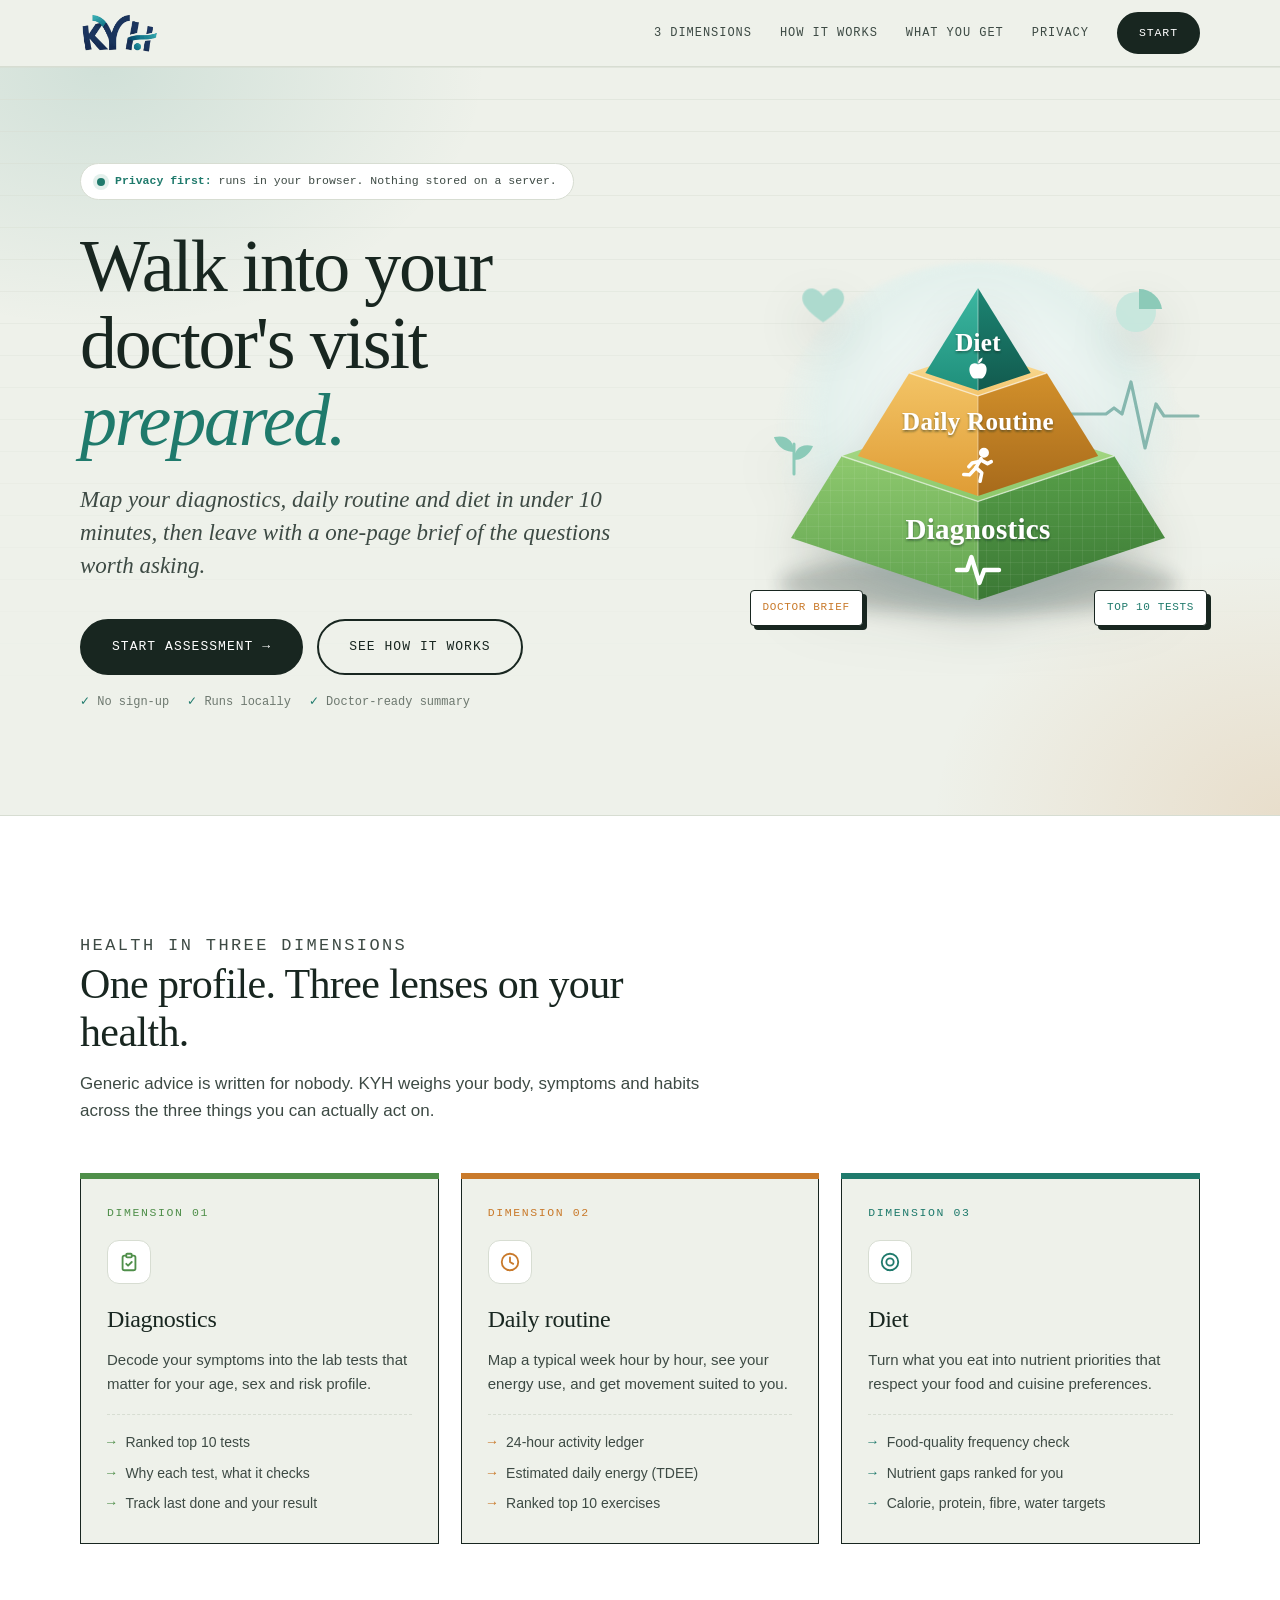
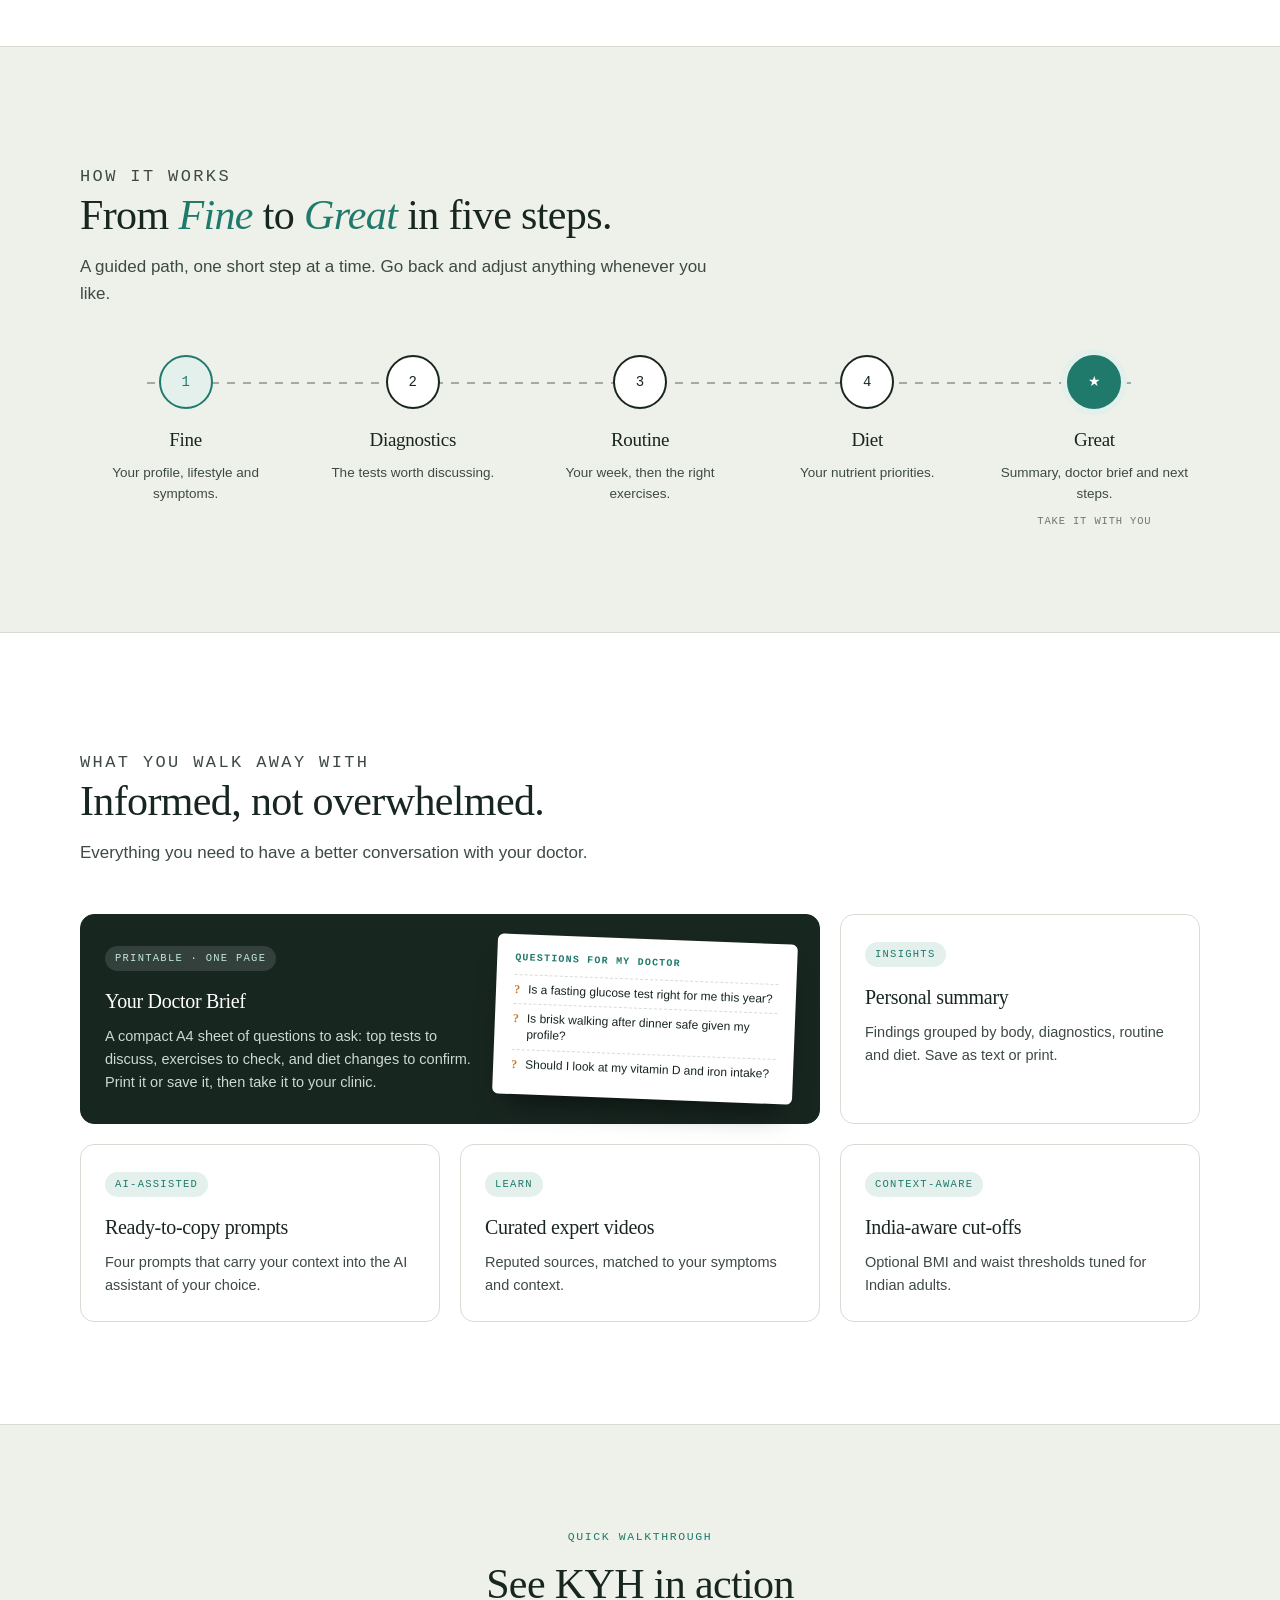
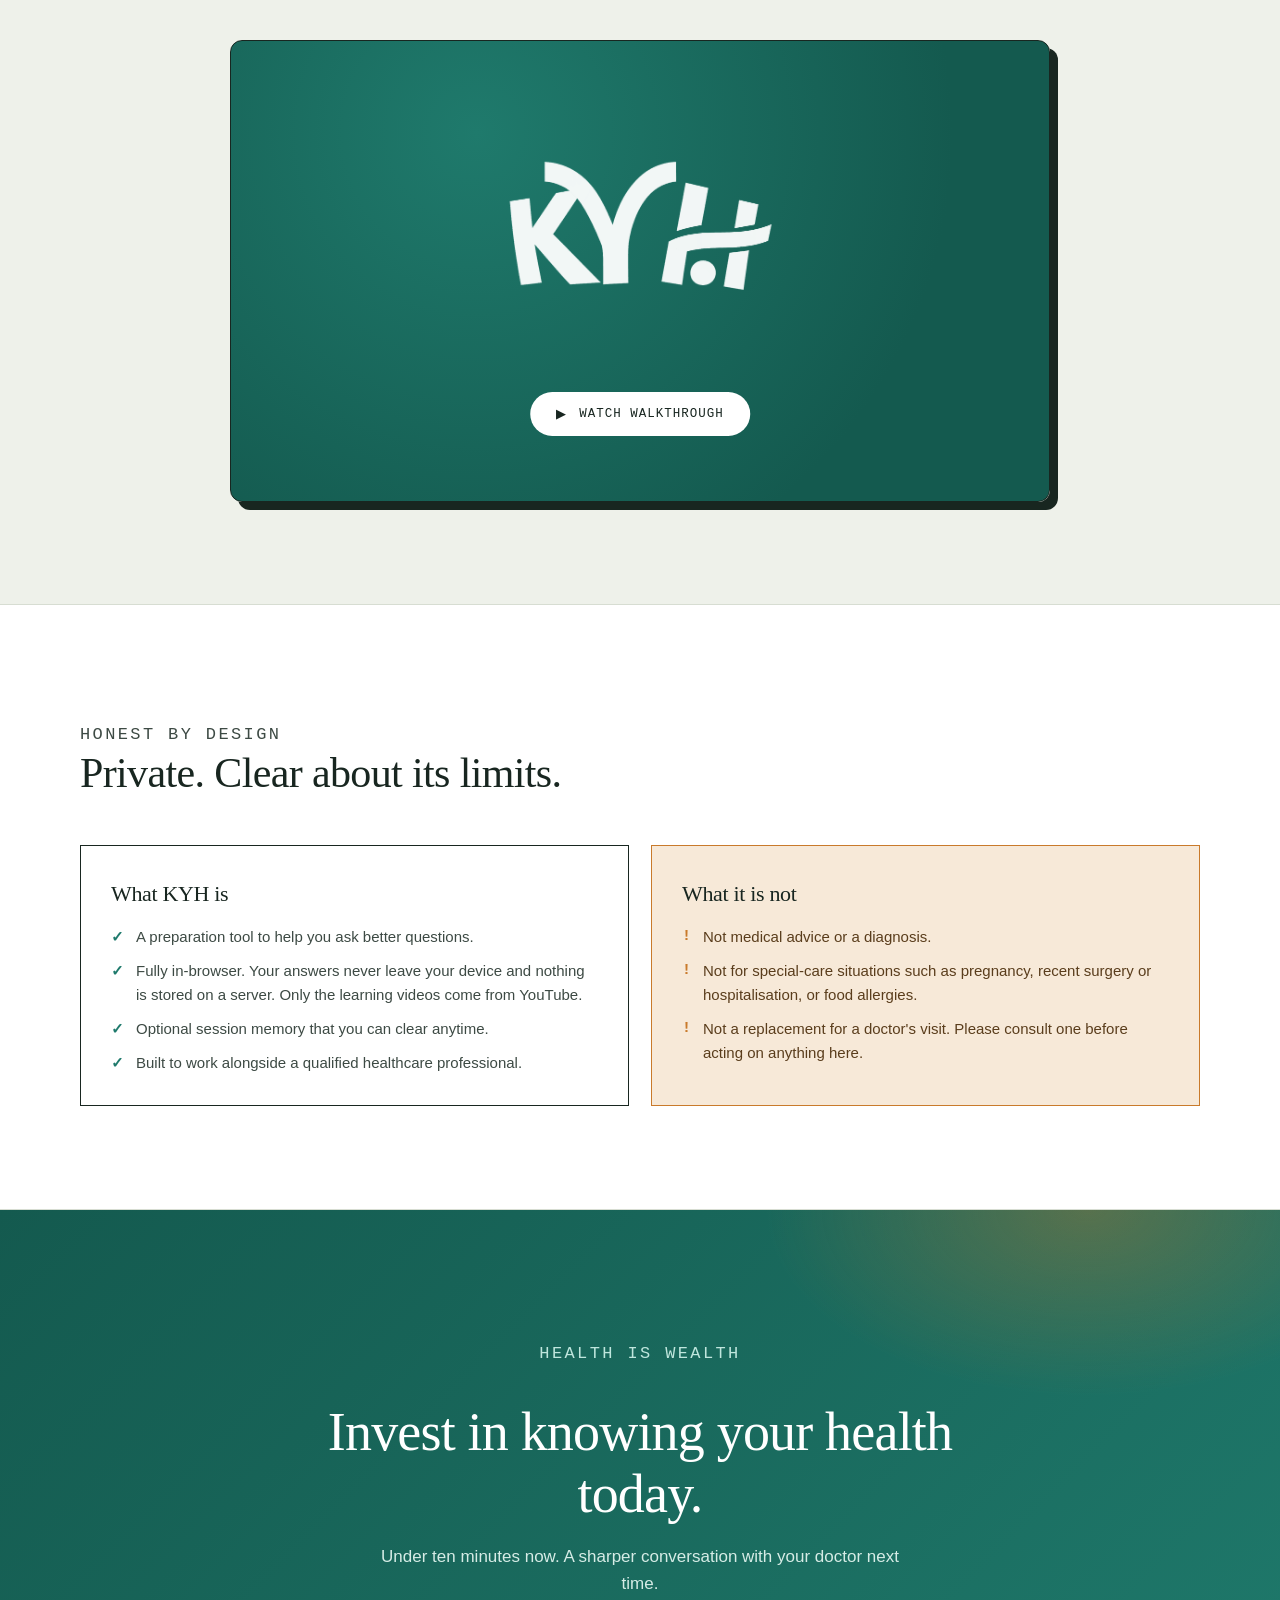
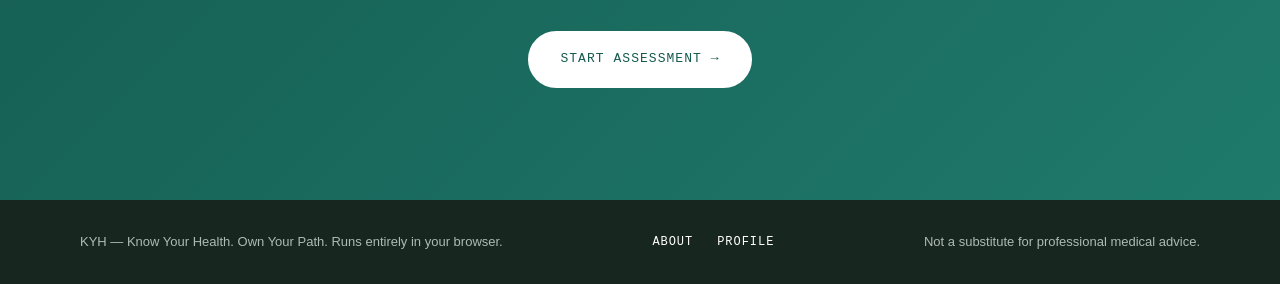
<file: index.html>
<!DOCTYPE html>
<html lang="en">
<head>
  <meta charset="UTF-8">
  <meta name="viewport" content="width=device-width, initial-scale=1.0">
  <meta name="description" content="KYH (Know Your Health) turns your symptoms, daily routine and diet into ranked tests, exercises and questions for your doctor. Private and free.">
  <meta name="theme-color" content="#1f7a6c">
  <title>KYH — Know Your Health: prepare for your doctor's visit</title>
    <style>
    :root {
      --ink: #182620;
      --ink-soft: #3d4a44;
      --paper: #eef1ea;
      --panel: #ffffff;
      --line: #d7ddd2;
      --muted: #6d786f;
      --teal: #1f7a6c;
      --teal-deep: #145a4f;
      --teal-soft: #e3f0ec;
      --amber: #c97a2b;
      --amber-soft: #f7e9d8;
      --rose: #a8503f;
      --green: #4f8f4a;
      --mono: ui-monospace, "SF Mono", "Cascadia Mono", "Roboto Mono", Menlo, Consolas, monospace;
      --serif: Georgia, "Iowan Old Style", "Palatino Linotype", "URW Palladio L", P052, serif;
      --sans: -apple-system, BlinkMacSystemFont, "Segoe UI", Inter, Roboto, "Helvetica Neue", Arial, sans-serif;
      --wrap: 1120px;
    }

    * { box-sizing: border-box; }
    html { scroll-behavior: smooth; }
    body {
      margin: 0;
      background: var(--paper);
      color: var(--ink);
      font-family: var(--sans);
      line-height: 1.6;
      -webkit-font-smoothing: antialiased;
    }
    a { color: inherit; }
    img { max-width: 100%; display: block; }
    ::selection { background: var(--teal); color: #fff; }
    :focus-visible { outline: 3px solid var(--amber); outline-offset: 3px; border-radius: 4px; }

    .wrap { width: min(var(--wrap), 100% - clamp(32px, 8vw, 96px)); margin-inline: auto; }
    .eyebrow {
      font-family: var(--mono);
      font-size: 11.5px;
      letter-spacing: .14em;
      text-transform: uppercase;
      color: var(--teal);
      margin: 0 0 14px;
    }
    h1, h2, h3 { font-family: var(--serif); font-weight: 400; letter-spacing: -0.015em; margin: 0; }
    h2 { font-size: clamp(28px, 4vw, 42px); line-height: 1.15; }
    .section-head { max-width: 640px; margin-bottom: 48px; }
    .section-head p { color: var(--ink-soft); font-size: 17px; margin: 14px 0 0; }

    /* ---------- Buttons ---------- */
    .btn {
      display: inline-flex; align-items: center; justify-content: center; gap: 10px;
      font-family: var(--mono); font-size: 13px; letter-spacing: .08em; text-transform: uppercase;
      text-decoration: none; cursor: pointer;
      padding: 16px 30px;
      background: var(--ink); color: #fff;
      border: 2px solid var(--ink);
      border-radius: 999px;
      transition: transform .18s ease, background .18s ease, box-shadow .18s ease;
    }
    .btn:hover { background: var(--teal); border-color: var(--teal); transform: translateY(-2px); box-shadow: 0 10px 24px -10px rgba(31,122,108,.7); }
    .btn.secondary { background: transparent; color: var(--ink); }
    .btn.secondary:hover { background: var(--ink); color: #fff; border-color: var(--ink); box-shadow: none; }
    .btn.light { background: #fff; color: var(--teal-deep); border-color: #fff; }
    .btn.light:hover { background: var(--amber-soft); border-color: var(--amber-soft); color: var(--ink); box-shadow: none; }

    /* ---------- Nav ---------- */
    .nav {
      position: sticky; top: 0; z-index: 30;
      background: rgba(238,241,234,.86);
      backdrop-filter: saturate(1.4) blur(10px);
      -webkit-backdrop-filter: saturate(1.4) blur(10px);
      border-bottom: 1px solid var(--line);
    }
    .nav-inner { display: flex; align-items: center; justify-content: space-between; gap: 20px; padding: 12px 0; }
    .nav img { height: 40px; width: auto; }
    .nav-links { display: flex; align-items: center; gap: 28px; font-family: var(--mono); font-size: 12px; letter-spacing: .08em; text-transform: uppercase; }
    .nav-links a { text-decoration: none; color: var(--ink-soft); }
    .nav-links a:hover { color: var(--teal); }
    .nav .btn { padding: 10px 20px; font-size: 11.5px; color: #fff; }
    .nav .btn:hover { color: #fff; }

    /* ---------- Hero ---------- */
    .hero {
      position: relative; overflow: hidden;
      padding: clamp(48px, 8vw, 96px) 0 clamp(56px, 8vw, 104px);
      background:
        radial-gradient(ellipse 620px 420px at 8% 0%, rgba(31,122,108,.14), transparent 62%),
        radial-gradient(ellipse 560px 420px at 100% 100%, rgba(201,122,43,.16), transparent 62%),
        var(--paper);
    }
    .hero::before {
      content: ""; position: absolute; inset: 0; pointer-events: none;
      background-image: linear-gradient(var(--line) 1px, transparent 1px);
      background-size: 100% 32px; opacity: .55;
      mask-image: linear-gradient(to bottom, #000 0%, transparent 85%);
      -webkit-mask-image: linear-gradient(to bottom, #000 0%, transparent 85%);
    }
    .hero-grid { position: relative; display: grid; grid-template-columns: 1.15fr .85fr; gap: clamp(32px, 6vw, 80px); align-items: center; }
    .badge {
      display: inline-flex; align-items: center; gap: 10px;
      background: var(--panel); border: 1px solid var(--line); border-radius: 999px;
      padding: 8px 16px; font-family: var(--mono); font-size: 11.5px; color: var(--ink-soft);
      margin-bottom: 28px;
    }
    .badge strong { color: var(--teal); }
    .badge .dot { width: 8px; height: 8px; border-radius: 50%; background: var(--teal); box-shadow: 0 0 0 4px var(--teal-soft); }
    .hero h1 { font-size: clamp(40px, 6.4vw, 74px); line-height: 1.04; letter-spacing: -0.03em; }
    .hero h1 em { font-style: italic; color: var(--teal); position: relative; white-space: nowrap; }
    .hero h1 em::after {
      content: ""; position: absolute; left: 0; right: 0; bottom: .02em; height: .14em;
      background: var(--amber); opacity: .45; border-radius: 4px; z-index: -1;
    }
    .hero .lede { font-family: var(--serif); font-style: italic; font-size: clamp(18px, 2.2vw, 23px); color: var(--ink-soft); max-width: 560px; margin: 24px 0 0; line-height: 1.45; }
    .cta-row { display: flex; flex-wrap: wrap; gap: 14px; margin-top: 36px; }
    .micro { font-family: var(--mono); font-size: 12px; color: var(--muted); margin: 18px 0 0; display: flex; flex-wrap: wrap; gap: 6px 18px; }
    .micro span::before { content: "✓ "; color: var(--teal); }

    .hero-art { position: relative; justify-self: center; width: min(100%, 440px); }
    .hero-art .halo {
      position: absolute; inset: 6% 4% 4%; border-radius: 50%;
      background: radial-gradient(circle at 50% 45%, #fff 0%, var(--teal-soft) 55%, transparent 72%);
      filter: blur(2px);
    }
    .hero-art .pyramid { position: relative; display: block; width: 100%; height: auto; overflow: visible; filter: drop-shadow(0 22px 24px rgba(24,38,32,.16)); animation: float 7s ease-in-out infinite; }
    .chip {
      position: absolute; background: var(--panel); border: 1px solid var(--ink);
      padding: 8px 12px; font-family: var(--mono); font-size: 11px; letter-spacing: .06em; text-transform: uppercase;
      box-shadow: 4px 4px 0 var(--ink); border-radius: 4px;
    }
    .chip.c1 { bottom: 3%; right: -2%; color: var(--teal); }
    .chip.c2 { bottom: 3%; left: -2%; color: var(--amber); }
    @keyframes float { 0%,100% { transform: translateY(0); } 50% { transform: translateY(-10px); } }

    /* ---------- Sections ---------- */
    section { padding: clamp(56px, 8vw, 104px) 0; }
    .alt { background: var(--panel); border-block: 1px solid var(--line); }

    /* Three dimensions */
    .dims { display: grid; grid-template-columns: repeat(3, 1fr); gap: 22px; }
    .dim {
      position: relative; background: var(--paper); border: 1px solid var(--ink);
      padding: 30px 26px 28px; display: flex; flex-direction: column;
      transition: transform .22s ease, box-shadow .22s ease;
    }
    .dim::before { content: ""; position: absolute; left: -1px; right: -1px; top: -1px; height: 6px; background: var(--accent); }
    .dim:hover { transform: translateY(-4px); box-shadow: 8px 8px 0 var(--accent); }
    .dim.d1 { --accent: var(--green); }
    .dim.d2 { --accent: var(--amber); }
    .dim.d3 { --accent: var(--teal); }
    .dim .num { font-family: var(--mono); font-size: 11.5px; letter-spacing: .14em; text-transform: uppercase; color: var(--accent); display: flex; align-items: center; gap: 10px; }
    .dim .ico { width: 44px; height: 44px; border-radius: 12px; display: grid; place-items: center; background: #fff; border: 1px solid var(--line); margin: 18px 0 16px; color: var(--accent); }
    .dim h3 { font-size: 24px; margin-bottom: 10px; }
    .dim p { color: var(--ink-soft); font-size: 15px; margin: 0 0 18px; }
    .dim ul { list-style: none; padding: 0; margin: auto 0 0; font-size: 14px; color: var(--ink-soft); border-top: 1px dashed var(--line); padding-top: 16px; display: grid; gap: 8px; }
    .dim li { display: flex; gap: 10px; }
    .dim li::before { content: "→"; color: var(--accent); font-family: var(--mono); }

    /* Journey */
    .journey { position: relative; display: grid; grid-template-columns: repeat(5, 1fr); gap: 16px; counter-reset: step; }
    .journey::before { content: ""; position: absolute; left: 6%; right: 6%; top: 27px; height: 2px; background: repeating-linear-gradient(90deg, var(--ink) 0 8px, transparent 8px 16px); opacity: .35; }
    .step { position: relative; text-align: center; padding: 0 6px; }
    .pin {
      width: 54px; height: 54px; margin: 0 auto 16px; border-radius: 50%;
      display: grid; place-items: center; background: var(--panel); border: 2px solid var(--ink);
      font-family: var(--mono); font-size: 14px; position: relative; z-index: 1;
    }
    .step.start .pin { background: var(--teal-soft); border-color: var(--teal); color: var(--teal); }
    .step.end .pin { background: var(--teal); border-color: var(--teal); color: #fff; box-shadow: 0 0 0 6px var(--teal-soft); }
    .step h3 { font-size: 19px; margin-bottom: 6px; }
    .step p { font-size: 13.5px; color: var(--ink-soft); margin: 0; }
    .step small { display: block; font-family: var(--mono); font-size: 10.5px; letter-spacing: .08em; text-transform: uppercase; color: var(--muted); margin-top: 8px; }

    /* Outputs */
    .outputs { display: grid; grid-template-columns: repeat(3, 1fr); gap: 20px; }
    .out { background: var(--panel); border: 1px solid var(--line); border-radius: 14px; padding: 24px; transition: border-color .2s ease, transform .2s ease, box-shadow .2s ease; }
    .out:hover { border-color: var(--teal); transform: translateY(-3px); box-shadow: 0 14px 30px -18px rgba(24,38,32,.5); }
    .out .tag { font-family: var(--mono); font-size: 10.5px; letter-spacing: .12em; text-transform: uppercase; color: var(--teal); background: var(--teal-soft); display: inline-block; padding: 4px 10px; border-radius: 999px; margin-bottom: 14px; }
    .out h3 { font-size: 20px; margin-bottom: 8px; }
    .out p { margin: 0; font-size: 14.5px; color: var(--ink-soft); }
    .out.feature { grid-column: span 2; background: var(--ink); color: #fff; border-color: var(--ink); display: grid; grid-template-columns: 1.1fr .9fr; gap: 24px; align-items: center; }
    .out.feature .tag { background: rgba(255,255,255,.12); color: #bfe6dd; }
    .out.feature p { color: #cdd8d2; }
    .out.feature:hover { border-color: var(--amber); }
    .sheet {
      background: #fff; color: var(--ink); border-radius: 6px; padding: 16px 18px; font-size: 12px;
      transform: rotate(2.2deg); box-shadow: 0 18px 30px -14px rgba(0,0,0,.6);
    }
    .sheet b { display: block; font-family: var(--mono); font-size: 10px; letter-spacing: .12em; text-transform: uppercase; color: var(--teal); margin-bottom: 8px; }
    .sheet div { display: flex; gap: 8px; padding: 6px 0; border-top: 1px dashed var(--line); line-height: 1.35; }
    .sheet div::before { content: "?"; font-family: var(--serif); color: var(--amber); font-weight: 700; }

    /* Video */
    .video-box { max-width: 820px; margin-inline: auto; text-align: center; }
    .video-poster {
      position: relative; width: 100%; aspect-ratio: 16/9; border: 1px solid var(--ink); border-radius: 12px; overflow: hidden;
      background: radial-gradient(circle at 30% 20%, var(--teal) 0%, var(--teal-deep) 70%); box-shadow: 8px 8px 0 var(--ink);
    }
    .video-poster img.logo { position: absolute; left: 50%; top: 40%; transform: translate(-50%, -50%); width: 34%; filter: brightness(0) invert(1); opacity: .95; }
    .video-poster .play {
      position: absolute; left: 50%; bottom: 14%; transform: translateX(-50%);
      display: inline-flex; align-items: center; gap: 12px; cursor: pointer;
      background: #fff; color: var(--ink); border: 0; border-radius: 999px; padding: 14px 26px;
      font-family: var(--mono); font-size: 12.5px; letter-spacing: .08em; text-transform: uppercase;
      transition: transform .2s ease;
    }
    .video-poster .play:hover { transform: translateX(-50%) scale(1.05); }
    .video-poster iframe { position: absolute; inset: 0; width: 100%; height: 100%; border: 0; }

    /* Trust */
    .trust { display: grid; grid-template-columns: 1fr 1fr; gap: 22px; }
    .panel { background: var(--panel); border: 1px solid var(--ink); padding: 30px; }
    .panel.warn { background: var(--amber-soft); border-color: var(--amber); }
    .panel h3 { font-size: 22px; margin-bottom: 14px; }
    .panel ul { margin: 0; padding: 0; list-style: none; display: grid; gap: 10px; font-size: 15px; color: var(--ink-soft); }
    .panel li { display: flex; gap: 12px; }
    .panel li::before { content: "✓"; color: var(--teal); font-weight: 700; }
    .panel.warn li::before { content: "!"; color: var(--amber); font-family: var(--mono); }
    .panel.warn li { color: #5a3d1c; }

    /* Final CTA */
    .final {
      text-align: center; color: #fff; padding: clamp(64px, 9vw, 112px) 0;
      background:
        radial-gradient(ellipse 520px 300px at 85% 0%, rgba(201,122,43,.35), transparent 62%),
        linear-gradient(135deg, var(--teal-deep), var(--teal));
    }
    .final h2 { font-size: clamp(32px, 5vw, 54px); max-width: 760px; margin-inline: auto; }
    .final p { max-width: 540px; margin: 18px auto 34px; color: #d6ece6; font-size: 17px; }

    footer { background: var(--ink); color: #aebbb4; padding: 32px 0; font-size: 13px; }
    .foot { display: flex; flex-wrap: wrap; gap: 14px 40px; justify-content: space-between; align-items: center; }
    .foot a { color: #fff; text-decoration: none; font-family: var(--mono); font-size: 12px; letter-spacing: .08em; text-transform: uppercase; }
    .foot a:hover { color: var(--amber); }
    .foot .links { display: flex; gap: 24px; }

    /* Reveal */
    .reveal { opacity: 0; transform: translateY(18px); transition: opacity .6s ease, transform .6s ease; }
    .reveal.in { opacity: 1; transform: none; }
    @media (prefers-reduced-motion: reduce) {
      html { scroll-behavior: auto; }
      .reveal { opacity: 1; transform: none; transition: none; }
      .hero-art .pyramid { animation: none; }
      .btn, .dim, .out { transition: none; }
    }

    /* Responsive */
    @media (max-width: 960px) {
      .hero-grid { grid-template-columns: 1fr; }
      .hero-art { order: -1; width: min(88%, 400px); }
      .dims, .outputs, .trust { grid-template-columns: 1fr; }
      .out.feature { grid-column: auto; grid-template-columns: 1fr; }
      .journey { grid-template-columns: 1fr; gap: 28px; max-width: 420px; margin-inline: auto; }
      .journey::before { left: 27px; right: auto; top: 0; bottom: 0; width: 2px; height: auto; background: repeating-linear-gradient(180deg, var(--ink) 0 8px, transparent 8px 16px); }
      .step { display: grid; grid-template-columns: 54px 1fr; gap: 0 18px; text-align: left; align-items: start; }
      .step .pin { margin: 0; grid-row: span 3; }
      .nav-links a:not(.btn) { display: none; }
    }
    @media (max-width: 520px) {
      .cta-row .btn { width: 100%; }
      .chip { display: none; }
      .sheet { transform: none; }
    }
  </style>
<!-- share:start -->
<meta name="robots" content="index, follow, max-image-preview:large">
<link rel="canonical" href="https://vividnova.com/3DHealth/">
<link rel="icon" href="shared/assets/kyh_logo_final.png?v=20261017-7e88c5c">
<meta name="theme-color" content="#1f7a6d">
<meta property="og:type" content="website">
<meta property="og:locale" content="en_IN">
<meta property="og:site_name" content="KYH — Know Your Health">
<meta property="og:title" content="KYH — Know Your Health: prepare for your doctor&#x27;s visit">
<meta property="og:description" content="KYH (Know Your Health) turns your symptoms, daily routine and diet into ranked tests, exercises and questions for your doctor. Private and free.">
<meta property="og:url" content="https://vividnova.com/3DHealth/">
<meta property="og:image" content="https://vividnova.com/3DHealth/shared/assets/og-image.png?v=20261017-7e88c5c">
<meta property="og:image:width" content="1200">
<meta property="og:image:height" content="630">
<meta property="og:image:alt" content="KYH — Know Your Health">
<meta name="twitter:card" content="summary_large_image">
<script type="application/ld+json">{"@context": "https://schema.org", "@type": "WebApplication", "name": "KYH — Know Your Health", "url": "https://vividnova.com/3DHealth/", "description": "KYH (Know Your Health) turns your symptoms, daily routine and diet into ranked tests, exercises and questions for your doctor. Private and free.", "applicationCategory": "HealthApplication", "operatingSystem": "Any", "inLanguage": "en", "browserRequirements": "Requires JavaScript"}</script>
<!-- share:end -->
</head>
<body>

  <header class="nav">
    <div class="wrap nav-inner">
      <a href="index.html" aria-label="KYH home"><img src="shared/assets/kyh_logo_final.png?v=20261017-7e88c5c" alt="KYH — Know Your Health"></a>
      <nav class="nav-links" aria-label="Primary">
        <a href="#dimensions">3 Dimensions</a>
        <a href="#journey">How it works</a>
        <a href="#outputs">What you get</a>
        <a href="#trust">Privacy</a>
        <a class="btn" href="about.html">Start</a>
      </nav>
    </div>
  </header>

  <main>
    <!-- HERO -->
    <section class="hero" style="padding-bottom: clamp(56px, 8vw, 104px);">
      <div class="wrap hero-grid">
        <div>
          <div class="badge"><span class="dot" aria-hidden="true"></span><span><strong>Privacy first:</strong> runs in your browser. Nothing stored on a server.</span></div>
          <h1>Walk into your doctor's visit <em>prepared.</em></h1>
          <p class="lede">Map your diagnostics, daily routine and diet in under 10 minutes, then leave with a one-page brief of the questions worth asking.</p>
          <div class="cta-row">
            <a class="btn" href="about.html" aria-label="Start health assessment">Start assessment &rarr;</a>
            <a class="btn secondary" href="#journey">See how it works</a>
          </div>
          <p class="micro"><span>No sign-up</span><span>Runs locally</span><span>Doctor-ready summary</span></p>
        </div>
        <div class="hero-art" aria-hidden="false">
          <div class="halo"></div>
          <svg class="pyramid" viewBox="0 0 440 400" role="img" aria-label="Pyramid of three layers: Diagnostics at the base, Daily Routine in the middle, Diet at the top" xmlns="http://www.w3.org/2000/svg"><defs><linearGradient id="dL" x1="0" y1="0" x2="0" y2="1"><stop offset="0" stop-color="#3cb7a1"/><stop offset="1" stop-color="#1f8f7b"/></linearGradient><linearGradient id="dR" x1="0" y1="0" x2="0" y2="1"><stop offset="0" stop-color="#1c8573"/><stop offset="1" stop-color="#125a4e"/></linearGradient><linearGradient id="dT" x1="0" y1="0" x2="0" y2="1"><stop offset="0" stop-color="#8fe0cd"/><stop offset="1" stop-color="#58bda8"/></linearGradient><linearGradient id="rL" x1="0" y1="0" x2="0" y2="1"><stop offset="0" stop-color="#f3c466"/><stop offset="1" stop-color="#df9c35"/></linearGradient><linearGradient id="rR" x1="0" y1="0" x2="0" y2="1"><stop offset="0" stop-color="#d2902b"/><stop offset="1" stop-color="#a76a1b"/></linearGradient><linearGradient id="rT" x1="0" y1="0" x2="0" y2="1"><stop offset="0" stop-color="#fbe0a0"/><stop offset="1" stop-color="#f3c56c"/></linearGradient><linearGradient id="gL" x1="0" y1="0" x2="0" y2="1"><stop offset="0" stop-color="#8ec96e"/><stop offset="1" stop-color="#60a24f"/></linearGradient><linearGradient id="gR" x1="0" y1="0" x2="0" y2="1"><stop offset="0" stop-color="#58a049"/><stop offset="1" stop-color="#3b7835"/></linearGradient><linearGradient id="gT" x1="0" y1="0" x2="0" y2="1"><stop offset="0" stop-color="#b3e095"/><stop offset="1" stop-color="#8cc86a"/></linearGradient><pattern id="grid" width="12" height="12" patternUnits="userSpaceOnUse"><path d="M12 0H0V12" fill="none" stroke="#fff" stroke-opacity=".16" stroke-width=".8"/></pattern><filter id="blur" x="-20%" y="-50%" width="140%" height="200%"><feGaussianBlur stdDeviation="9"/></filter><filter id="tshadow" x="-10%" y="-30%" width="120%" height="160%"><feDropShadow dx="0" dy="1.6" stdDeviation="1.1" flood-color="#0b2a22" flood-opacity=".55"/></filter></defs>
<ellipse cx="220" cy="346" rx="200" ry="30" fill="#182620" opacity=".22" filter="url(#blur)"/>
<g opacity=".95"><path transform="translate(40 40) scale(2.1)" d="M12 21s-7.5-4.6-9.5-9.2C1 8 3.5 4.5 7 5c2 .3 3.5 1.7 5 3.5C13.5 6.7 15 5.3 17 5c3.5-.5 6 3 4.5 6.8C19.5 16.4 12 21 12 21z" fill="#a9d9cd"/><g transform="translate(378 74)"><circle r="20" fill="#c6e6dd"/><path d="M3 -3 L3 -23 A23 23 0 0 1 26 -3 Z" fill="#86c8b6"/></g><g transform="translate(36 196)" fill="#86c8b6"><path d="M0 40V10" stroke="#86c8b6" stroke-width="3" stroke-linecap="round"/><path d="M0 18C-16 18 -20 3 -20 3 -5 0 0 9 0 18z"/><path d="M0 26C14 26 19 12 19 12 5 9 0 17 0 26z"/></g><path d="M296 176 H348 l8 -6 l8 6 l9 -32 l14 66 l11 -44 l8 12 H440" fill="none" stroke="#1f7a6c" stroke-opacity=".5" stroke-width="3.2" stroke-linecap="round" stroke-linejoin="round"/></g>
<polygon points="83.8,218.0 220.0,263.4 220.0,362.3 33.0,300.0" fill="url(#gL)"/><polygon points="220.0,263.4 356.2,218.0 407.0,300.0 220.0,362.3" fill="url(#gR)"/><polygon points="83.8,218.0 220.0,172.6 356.2,218.0 220.0,263.4" fill="url(#gT)"/><polyline points="83.8,218.0 220.0,263.4 356.2,218.0" fill="none" stroke="#fff" stroke-opacity=".55" stroke-width="1.4" stroke-linejoin="round"/><line x1="220" y1="263.4" x2="220" y2="362.3" stroke="#fff" stroke-opacity=".38" stroke-width="1.2"/>
<polygon points="83.8,218.0 220.0,263.4 220.0,362.3 33.0,300.0" fill="url(#grid)"/>
<polygon points="220.0,263.4 356.2,218.0 407.0,300.0 220.0,362.3" fill="url(#grid)"/>
<polygon points="151.3,135.0 220.0,157.9 220.0,258.1 99.8,218.0" fill="url(#rL)"/><polygon points="220.0,157.9 288.7,135.0 340.2,218.0 220.0,258.1" fill="url(#rR)"/><polygon points="151.3,135.0 220.0,112.1 288.7,135.0 220.0,157.9" fill="url(#rT)"/><polyline points="151.3,135.0 220.0,157.9 288.7,135.0" fill="none" stroke="#fff" stroke-opacity=".55" stroke-width="1.4" stroke-linejoin="round"/><line x1="220" y1="157.9" x2="220" y2="258.1" stroke="#fff" stroke-opacity=".38" stroke-width="1.2"/>
<polygon points="220.0,50.0 167.3,135.0 220.0,152.6" fill="url(#dL)"/>
<polygon points="220.0,50.0 220.0,152.6 272.7,135.0" fill="url(#dR)"/>
<line x1="220" y1="50" x2="220" y2="152.6" stroke="#fff" stroke-opacity=".38" stroke-width="1.2"/>
<text x="220" y="113" font-size="25" text-anchor="middle" font-weight="700" fill="#fff" filter="url(#tshadow)" font-family="Georgia, 'Iowan Old Style', 'Palatino Linotype', serif" letter-spacing=".3">Diet</text>
<text x="220" y="192" font-size="25" text-anchor="middle" font-weight="700" fill="#fff" filter="url(#tshadow)" font-family="Georgia, 'Iowan Old Style', 'Palatino Linotype', serif" letter-spacing=".3">Daily Routine</text>
<text x="220" y="301" font-size="29" text-anchor="middle" font-weight="700" fill="#fff" filter="url(#tshadow)" font-family="Georgia, 'Iowan Old Style', 'Palatino Linotype', serif" letter-spacing=".3">Diagnostics</text>
<g transform="translate(220 131) scale(1.35) translate(-12 -12)" fill="#fff" stroke="none"><path d="M12 8.6c-1.7-1.3-4.7-1.2-5.9 1.3-1.3 2.7.2 7.2 2.2 8.7 1.2.9 2.3.4 3.7.2 1.4.2 2.5.7 3.7-.2 2-1.5 3.5-6 2.2-8.7-1.2-2.5-4.2-2.6-5.9-1.3z"/><path d="M12 8c.1-2.2 1.3-3.8 3.4-4.5-.1 2.2-1.2 3.8-3.4 4.5z"/></g>
<g transform="translate(220 228) scale(1.7) translate(-12 -12)" fill="none" stroke="#fff" stroke-width="2.1" stroke-linecap="round" stroke-linejoin="round"><circle cx="15.5" cy="4.2" r="1.9" fill="#fff"/><path d="M13.8 7.6 10.8 13"/><path d="M13.6 8.4 17.6 10.6 19.8 9.4"/><path d="M12.6 9.4 8.6 10.2 6.6 12.4"/><path d="M10.8 13 14.2 16 13.2 21"/><path d="M10.8 13 7 17.2 3.6 17"/></g>
<g transform="translate(220 331) scale(2.0) translate(-12 -12)" fill="none" stroke="#fff" stroke-width="2.2" stroke-linecap="round" stroke-linejoin="round"><path d="M1.5 12.5h5l2.2-6.5 4 13 2.4-6.5h7.4"/></g>
</svg>
          <span class="chip c1">Top 10 tests</span>
          <span class="chip c2">Doctor brief</span>
        </div>
      </div>
    </section>

    <!-- THREE DIMENSIONS -->
    <section id="dimensions" class="alt">
      <div class="wrap">
        <div class="section-head reveal">
          <p class="eyebrow">Health in three dimensions</p>
          <h2>One profile. Three lenses on your health.</h2>
          <p>Generic advice is written for nobody. KYH weighs your body, symptoms and habits across the three things you can actually act on.</p>
        </div>
        <div class="dims">
          <article class="dim d1 reveal">
            <div class="num">Dimension 01</div>
            <div class="ico" aria-hidden="true"><svg width="22" height="22" viewBox="0 0 24 24" fill="none" stroke="currentColor" stroke-width="2" stroke-linecap="round" stroke-linejoin="round"><path d="M9 5H7a2 2 0 0 0-2 2v12a2 2 0 0 0 2 2h10a2 2 0 0 0 2-2V7a2 2 0 0 0-2-2h-2"/><rect x="9" y="3" width="6" height="4" rx="1"/><path d="M9 14l2 2 4-4"/></svg></div>
            <h3>Diagnostics</h3>
            <p>Decode your symptoms into the lab tests that matter for your age, sex and risk profile.</p>
            <ul><li>Ranked top 10 tests</li><li>Why each test, what it checks</li><li>Track last done and your result</li></ul>
          </article>
          <article class="dim d2 reveal">
            <div class="num">Dimension 02</div>
            <div class="ico" aria-hidden="true"><svg width="22" height="22" viewBox="0 0 24 24" fill="none" stroke="currentColor" stroke-width="2" stroke-linecap="round" stroke-linejoin="round"><circle cx="12" cy="12" r="9"/><path d="M12 7v5l3.5 2"/></svg></div>
            <h3>Daily routine</h3>
            <p>Map a typical week hour by hour, see your energy use, and get movement suited to you.</p>
            <ul><li>24-hour activity ledger</li><li>Estimated daily energy (TDEE)</li><li>Ranked top 10 exercises</li></ul>
          </article>
          <article class="dim d3 reveal">
            <div class="num">Dimension 03</div>
            <div class="ico" aria-hidden="true"><svg width="22" height="22" viewBox="0 0 24 24" fill="none" stroke="currentColor" stroke-width="2" stroke-linecap="round" stroke-linejoin="round"><circle cx="12" cy="12" r="9"/><circle cx="12" cy="12" r="4"/></svg></div>
            <h3>Diet</h3>
            <p>Turn what you eat into nutrient priorities that respect your food and cuisine preferences.</p>
            <ul><li>Food-quality frequency check</li><li>Nutrient gaps ranked for you</li><li>Calorie, protein, fibre, water targets</li></ul>
          </article>
        </div>
      </div>
    </section>

    <!-- JOURNEY -->
    <section id="journey">
      <div class="wrap">
        <div class="section-head reveal">
          <p class="eyebrow">How it works</p>
          <h2>From <em style="color:var(--teal)">Fine</em> to <em style="color:var(--teal)">Great</em> in five steps.</h2>
          <p>A guided path, one short step at a time. Go back and adjust anything whenever you like.</p>
        </div>
        <ol class="journey" style="list-style:none;padding:0;margin:0;">
          <li class="step start reveal"><div class="pin">1</div><h3>Fine</h3><p>Your profile, lifestyle and symptoms.</p></li>
          <li class="step reveal"><div class="pin">2</div><h3>Diagnostics</h3><p>The tests worth discussing.</p></li>
          <li class="step reveal"><div class="pin">3</div><h3>Routine</h3><p>Your week, then the right exercises.</p></li>
          <li class="step reveal"><div class="pin">4</div><h3>Diet</h3><p>Your nutrient priorities.</p></li>
          <li class="step end reveal"><div class="pin" aria-label="Destination">★</div><h3>Great</h3><p>Summary, doctor brief and next steps.</p><small>Take it with you</small></li>
        </ol>
      </div>
    </section>

    <!-- OUTPUTS -->
    <section id="outputs" class="alt">
      <div class="wrap">
        <div class="section-head reveal">
          <p class="eyebrow">What you walk away with</p>
          <h2>Informed, not overwhelmed.</h2>
          <p>Everything you need to have a better conversation with your doctor.</p>
        </div>
        <div class="outputs">
          <article class="out feature reveal">
            <div>
              <span class="tag">Printable &middot; One page</span>
              <h3>Your Doctor Brief</h3>
              <p>A compact A4 sheet of questions to ask: top tests to discuss, exercises to check, and diet changes to confirm. Print it or save it, then take it to your clinic.</p>
            </div>
            <div class="sheet" aria-hidden="true">
              <b>Questions for my doctor</b>
              <div>Is a fasting glucose test right for me this year?</div>
              <div>Is brisk walking after dinner safe given my profile?</div>
              <div>Should I look at my vitamin D and iron intake?</div>
            </div>
          </article>
          <article class="out reveal">
            <span class="tag">Insights</span>
            <h3>Personal summary</h3>
            <p>Findings grouped by body, diagnostics, routine and diet. Save as text or print.</p>
          </article>
          <article class="out reveal">
            <span class="tag">AI-assisted</span>
            <h3>Ready-to-copy prompts</h3>
            <p>Four prompts that carry your context into the AI assistant of your choice.</p>
          </article>
          <article class="out reveal">
            <span class="tag">Learn</span>
            <h3>Curated expert videos</h3>
            <p>Reputed sources, matched to your symptoms and context.</p>
          </article>
          <article class="out reveal">
            <span class="tag">Context-aware</span>
            <h3>India-aware cut-offs</h3>
            <p>Optional BMI and waist thresholds tuned for Indian adults.</p>
          </article>
        </div>
      </div>
    </section>

    <!-- VIDEO -->
    <section id="video">
      <div class="wrap video-box reveal">
        <p class="eyebrow">Quick walkthrough</p>
        <h2 style="margin-bottom:32px;">See KYH in action</h2>
        <div class="video-poster" id="videoPoster">
          <img class="logo" src="shared/assets/kyh_logo_final.png?v=20261017-7e88c5c" alt="">
          <button type="button" class="play" id="playBtn" aria-label="Play the walkthrough video"><span aria-hidden="true">&#9654;</span> Watch walkthrough</button>
        </div>
      </div>
    </section>

    <!-- TRUST -->
    <section id="trust" class="alt">
      <div class="wrap">
        <div class="section-head reveal">
          <p class="eyebrow">Honest by design</p>
          <h2>Private. Clear about its limits.</h2>
        </div>
        <div class="trust">
          <div class="panel reveal">
            <h3>What KYH is</h3>
            <ul>
              <li>A preparation tool to help you ask better questions.</li>
              <li>Fully in-browser. Your answers never leave your device and nothing is stored on a server. Only the learning videos come from YouTube.</li>
              <li>Optional session memory that you can clear anytime.</li>
              <li>Built to work alongside a qualified healthcare professional.</li>
            </ul>
          </div>
          <div class="panel warn reveal">
            <h3>What it is not</h3>
            <ul>
              <li>Not medical advice or a diagnosis.</li>
              <li>Not for special-care situations such as pregnancy, recent surgery or hospitalisation, or food allergies.</li>
              <li>Not a replacement for a doctor's visit. Please consult one before acting on anything here.</li>
            </ul>
          </div>
        </div>
      </div>
    </section>

    <!-- FINAL CTA -->
    <section class="final">
      <div class="wrap reveal">
        <p class="eyebrow" style="color:#bfe6dd;">Health is wealth</p>
        <h2>Invest in knowing your health today.</h2>
        <p>Under ten minutes now. A sharper conversation with your doctor next time.</p>
        <a class="btn light" href="about.html">Start assessment &rarr;</a>
      </div>
    </section>
  </main>

  <footer>
    <div class="wrap foot">
      <span>KYH — Know Your Health. Own Your Path. Runs entirely in your browser.</span>
      <span class="links"><a href="about.html">About</a><a href="profile.html">Profile</a></span>
      <span>Not a substitute for professional medical advice.</span>
    </div>
  </footer>

  <script>
    // Walkthrough video: load only on click so no third-party request is made until the visitor asks.
    (function () {
      var btn = document.getElementById('playBtn');
      var poster = document.getElementById('videoPoster');
      if (!btn || !poster) return;
      btn.addEventListener('click', function () {
        var f = document.createElement('iframe');
        f.title = 'Know Your Health - Walkthrough Video';
        f.src = 'https://www.youtube-nocookie.com/embed/harhr3ju3DI?autoplay=1';
        f.allow = 'accelerometer; autoplay; clipboard-write; encrypted-media; gyroscope; picture-in-picture';
        f.referrerPolicy = 'strict-origin-when-cross-origin';
        f.allowFullscreen = true;
        poster.innerHTML = '';
        poster.appendChild(f);
      });
    })();

    // Gentle reveal on scroll.
    (function () {
      var els = document.querySelectorAll('.reveal');
      if (!('IntersectionObserver' in window)) { els.forEach(function (e) { e.classList.add('in'); }); return; }
      var io = new IntersectionObserver(function (entries) {
        entries.forEach(function (en) {
          if (en.isIntersecting) { en.target.classList.add('in'); io.unobserve(en.target); }
        });
      }, { threshold: 0.12 });
      els.forEach(function (e, i) { e.style.transitionDelay = (i % 3) * 70 + 'ms'; io.observe(e); });
    })();
  </script>
</body>
</html>
</file>
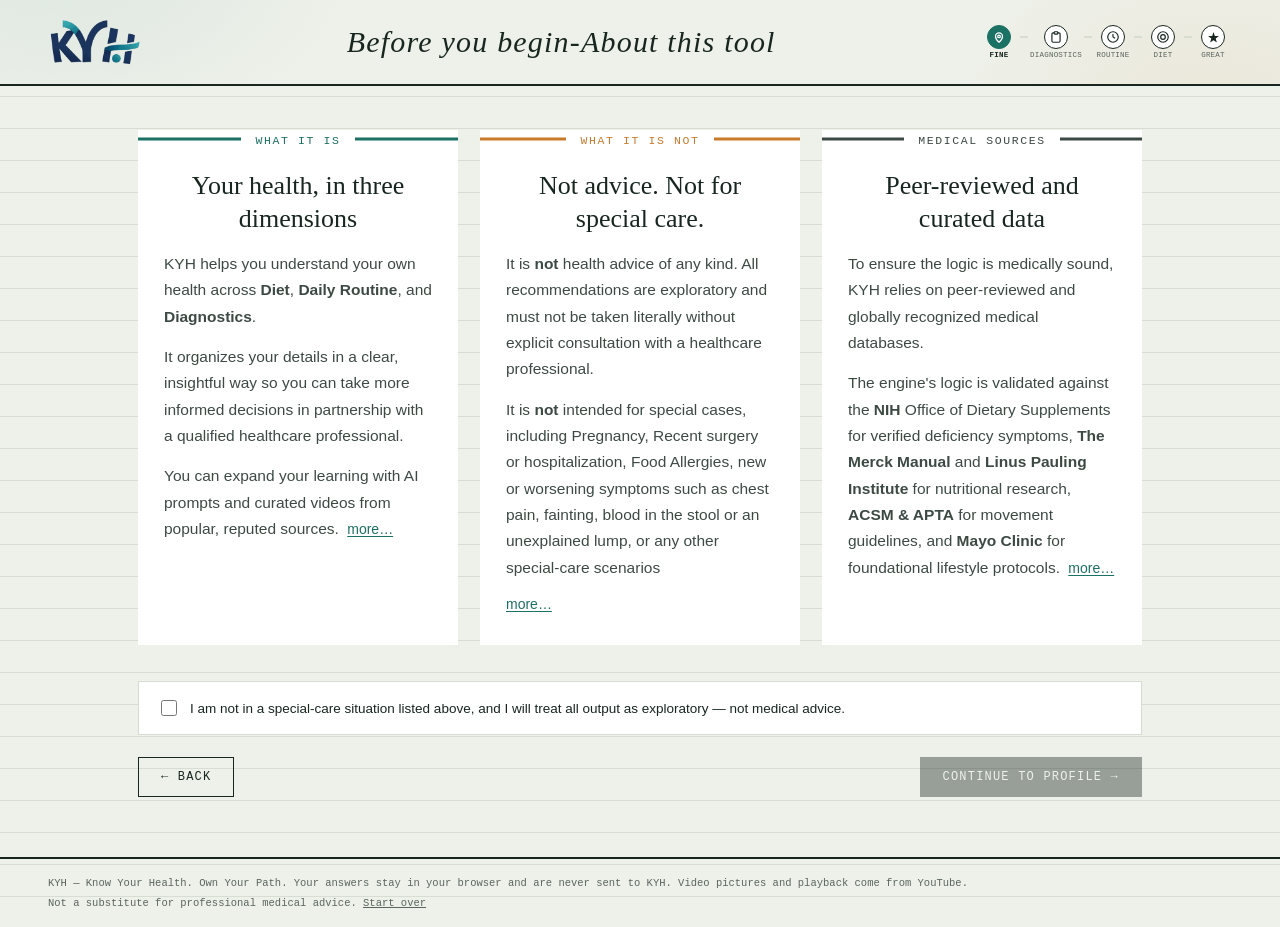
<file: about.html>
<!DOCTYPE html>
<html lang="en">
<head>
<meta charset="UTF-8">
<meta name="viewport" content="width=device-width, initial-scale=1.0">
<meta name="description" content="What KYH is and is not: a private self-check that helps you prepare for a doctor&#x27;s visit. It gives no diagnosis and is not for special-care situations.">
<title>About KYH — what it is and what it is not</title>
<link rel="stylesheet" href="shared/styles.css?v=20261017-7e88c5c">
<style>
  .about-intro {
    text-align: center;
    max-width: 560px;
    margin: 0 auto 36px;
  }
  .about-intro h1 {
    font-family: var(--serif);
    font-weight: 400;
    font-size: clamp(28px, 4vw, 40px);
    margin: 0 0 14px;
    line-height: 1.2;
  }
  .about-intro p {
    font-size: 16.5px;
    line-height: 1.65;
    color: var(--ink-soft);
    margin: 0;
  }

  /* CHANGED: Grid now uses 3 columns */
  .about-grid {
    display: grid;
    grid-template-columns: repeat(3, 1fr);
    gap: 22px;
    margin-bottom: 36px;
  }
  /* CHANGED: Adjusted breakpoint for 3 columns */
  @media (max-width: 900px) {
    .about-grid { grid-template-columns: 1fr; }
  }

  .about-box {
    background: var(--panel);
    border: 0px solid var(--ink);
    padding: 0 0 28px;
    display: flex;
    flex-direction: column;
  }

  /* Caption bar: line with centered label */
  .caption-bar {
    position: relative;
    text-align: center;
    margin: 0 0 22px;
    padding: 0 20px;
  }
  .caption-bar::before {
    content: "";
    position: absolute;
    left: 0;
    right: 0;
    top: 50%;
    height: 3px;
    transform: translateY(-50%);
  }
  .about-box.is .caption-bar::before {
    background: var(--teal);
  }
  .about-box.is-not .caption-bar::before {
    background: var(--amber);
  }
  /* NEW: Styling for the clinical column */
  .about-box.is-clinical .caption-bar::before {
    background: var(--ink-soft);
  }
  
  .caption-bar span {
    position: relative;
    z-index: 1;
    display: inline-block;
    background: var(--panel);
    padding: 0 14px;
    font-family: var(--mono);
    font-size: 11.5px;
    letter-spacing: 0.14em;
    text-transform: uppercase;
  }
  .about-box.is .caption-bar span {
    color: var(--teal);
  }
  .about-box.is-not .caption-bar span {
    color: var(--amber);
  }
  /* NEW: Styling for the clinical column */
  .about-box.is-clinical .caption-bar span {
    color: var(--ink-soft);
  }

  .about-box-body {
    padding: 0 26px;
  }
  .about-box h2 {
    font-family: var(--serif);
    font-weight: 400;
    font-size: 26px;
    line-height: 1.25;
    margin: 0 0 16px;
    text-align: center;
  }
  .about-box p,
  .about-box li {
    font-size: 15.5px;
    line-height: 1.7;
    color: var(--ink-soft);
    margin: 0 0 14px;
  }
  .about-box ul {
    margin: 0 0 4px;
    padding-left: 20px;
  }
  .about-box li {
    margin-bottom: 10px;
  }

  .about-ack {
    background: var(--panel);
    border: 1px solid var(--line);
    padding: 10px 18px;
    margin-bottom: 22px;
  }
  .about-ack .check-field {
    display: flex;
    align-items: center;
    gap: 10px;
  }
  .about-ack .check-field label {
    font-size: 13.5px;
    color: var(--ink);
    line-height: 1.3;
  }
  .about-ack .validation-msg:empty {
    display: none;
  }
  .about-ack .validation-msg {
    margin: 6px 0 0 26px;
    font-size: 12.5px;
  }

  .about-actions {
    display: flex;
    justify-content: space-between;
    align-items: center;
    gap: 12px;
    flex-wrap: wrap;
  }
  .inline-more-link {
    color: var(--teal);
    text-decoration: underline;
    text-underline-offset: 2px;
    cursor: pointer;
    font-size: 14px;
    margin-left: 4px;
    white-space: nowrap;
  }
  .inline-more-link:hover {
    color: var(--ink);
  }
</style>
<!-- share:start -->
<meta name="robots" content="index, follow, max-image-preview:large">
<link rel="canonical" href="https://vividnova.com/3DHealth/about.html">
<link rel="icon" href="shared/assets/kyh_logo_final.png?v=20261017-7e88c5c">
<meta name="theme-color" content="#1f7a6d">
<meta property="og:type" content="website">
<meta property="og:locale" content="en_IN">
<meta property="og:site_name" content="KYH — Know Your Health">
<meta property="og:title" content="About KYH — what it is and what it is not">
<meta property="og:description" content="What KYH is and is not: a private self-check that helps you prepare for a doctor&#x27;s visit. It gives no diagnosis and is not for special-care situations.">
<meta property="og:url" content="https://vividnova.com/3DHealth/about.html">
<meta property="og:image" content="https://vividnova.com/3DHealth/shared/assets/og-image.png?v=20261017-7e88c5c">
<meta property="og:image:width" content="1200">
<meta property="og:image:height" content="630">
<meta property="og:image:alt" content="KYH — Know Your Health">
<meta name="twitter:card" content="summary_large_image">
<!-- share:end -->
</head>
<body>

<header class="masthead" id="app-header"></header>

<!-- CHANGED: max-width increased to 1100px for 3 columns -->
<main style="max-width:1100px;">
  <h1 class="sr-only">About KYH — what it is and what it is not</h1>
  <section style="padding-top:8px;">

    <div class="about-grid">

      <!-- What it is -->
      <div class="about-box is">
        <div class="caption-bar"><span>What it is</span></div>
        <div class="about-box-body">
          <h2>Your health, in three dimensions</h2>
          <p>
            KYH helps you understand your own health across
            <strong>Diet</strong>, <strong>Daily Routine</strong>, and
            <strong>Diagnostics</strong>.
          </p>
          <p>
            It organizes your details in a clear, insightful way so you can
            take more informed decisions in partnership with a
            qualified healthcare professional.
          </p>
          <p style="margin-bottom:0;">
            You can expand your learning with AI prompts and curated videos
            from popular, reputed sources.
            <span id="more-is" style="display:none;"> Everything stays private: <strong>your answers never leave your browser</strong>, and we store nothing about you on any server. Only the learning videos come from YouTube, so YouTube can see which videos are shown. </span><a href="#" id="more-is-link" class="inline-more-link" role="button" aria-expanded="false" aria-controls="more-is">more&hellip;</a>
          </p>
        </div>
      </div>

      <!-- What it is not -->
      <div class="about-box is-not">
        <div class="caption-bar"><span>What it is not</span></div>
        <div class="about-box-body">
          <h2>Not advice. Not for special care.</h2>
          <p>
            It is <strong>not</strong> health advice of any kind. All
            recommendations are exploratory and must not be taken literally
            without explicit consultation with a healthcare professional.
          </p>
          <p style="margin-bottom:8px;">
            It is <strong>not</strong> intended for special cases, including Pregnancy, Recent surgery or hospitalization, Food Allergies, new or worsening symptoms such as chest pain, fainting, blood in the stool or an unexplained lump, or any other special-care scenarios
          </p>
          <p style="margin-bottom:0; margin-top:10px;">
            <span id="more-isnot" style="display:none;">If any of these apply, please work with your care team first. You can return when your situation is stable. </span><a href="#" id="more-isnot-link" class="inline-more-link" role="button" aria-expanded="false" aria-controls="more-isnot" style="margin-left:0;">more&hellip;</a>
          </p>
        </div>
      </div>

      <!-- Medical Sources -->
      <div class="about-box is-clinical">
        <div class="caption-bar"><span>Medical Sources</span></div>
        <div class="about-box-body">
          <h2>Peer-reviewed and curated data</h2>
          <p>
            To ensure the logic is medically sound,
            KYH relies on peer-reviewed and globally recognized medical databases.
          </p>
          <p style="margin-bottom:0;">
            The engine's logic is validated against the <strong>NIH</strong> Office of Dietary Supplements for verified deficiency symptoms,
            <strong>The Merck Manual</strong> and <strong>Linus Pauling Institute</strong>
            for nutritional research, <strong>ACSM &amp; APTA</strong> for movement guidelines, and
            <strong>Mayo Clinic</strong> for foundational lifestyle protocols.
            <span id="more-clinical" style="display:none;"> This evidence base helps you bring structured, clinically grounded questions to your healthcare provider. </span><a href="#" id="more-clinical-link" class="inline-more-link" role="button" aria-expanded="false" aria-controls="more-clinical">more&hellip;</a>
          </p>
        </div>
      </div>

    </div>

    <div class="about-ack">
      <div class="check-field">
        <input type="checkbox" id="ack-limitations">
        <label for="ack-limitations">I am not in a special-care situation listed above, and I will treat all output as exploratory &mdash; not medical advice.</label>
      </div>
      <p id="ack-error" class="validation-msg" aria-live="polite"></p>
    </div>

    <div class="about-actions">
      <a href="index.html" class="btn secondary">← Back</a>
      <button type="button" class="btn" id="btn-continue" disabled>Continue to Profile →</button>
    </div>

  </section>
</main>

<footer id="app-footer"></footer>

<script src="shared/utils.js?v=20261017-7e88c5c"></script>
<script>
document.addEventListener('DOMContentLoaded', () => {
  renderHeader('fine', 'Before you begin-About this tool');
  renderFooter();

  function setupInlineMore(linkId, contentId) {
    const link = document.getElementById(linkId);
    const content = document.getElementById(contentId);
    if (!link || !content) return;
    link.addEventListener('click', (e) => {
      e.preventDefault();
      const isExpanded = link.getAttribute('aria-expanded') === 'true';
      if (isExpanded) {
        content.style.display = 'none';
        link.setAttribute('aria-expanded', 'false');
        link.innerHTML = 'more&hellip;';
      } else {
        content.style.display = 'inline';
        link.setAttribute('aria-expanded', 'true');
        link.textContent = 'less';
      }
    });
  }

  setupInlineMore('more-is-link', 'more-is');
  setupInlineMore('more-isnot-link', 'more-isnot');
  setupInlineMore('more-clinical-link', 'more-clinical');

  const cb = document.getElementById('ack-limitations');
  const btn = document.getElementById('btn-continue');
  const err = document.getElementById('ack-error');

  cb.addEventListener('change', () => {
    btn.disabled = !cb.checked;
    if (cb.checked) err.textContent = '';
  });

 btn.addEventListener('click', () => {
  if (!cb.checked) {
    err.textContent = 'Please confirm you understand the limitations before continuing.';
    return;
  }

  const state = loadState();
  const next = Object.assign({}, state, {
    acknowledgedLimitations: true,
    // so older profile logic / any remaining references stay safe
    profile: Object.assign({}, state.profile || {}, {
      medicalStatus: 'stable'
    })
  });
  persistState(next);
  goTo('profile.html', next);
 });
});
</script>
</body>
</html>
</file>
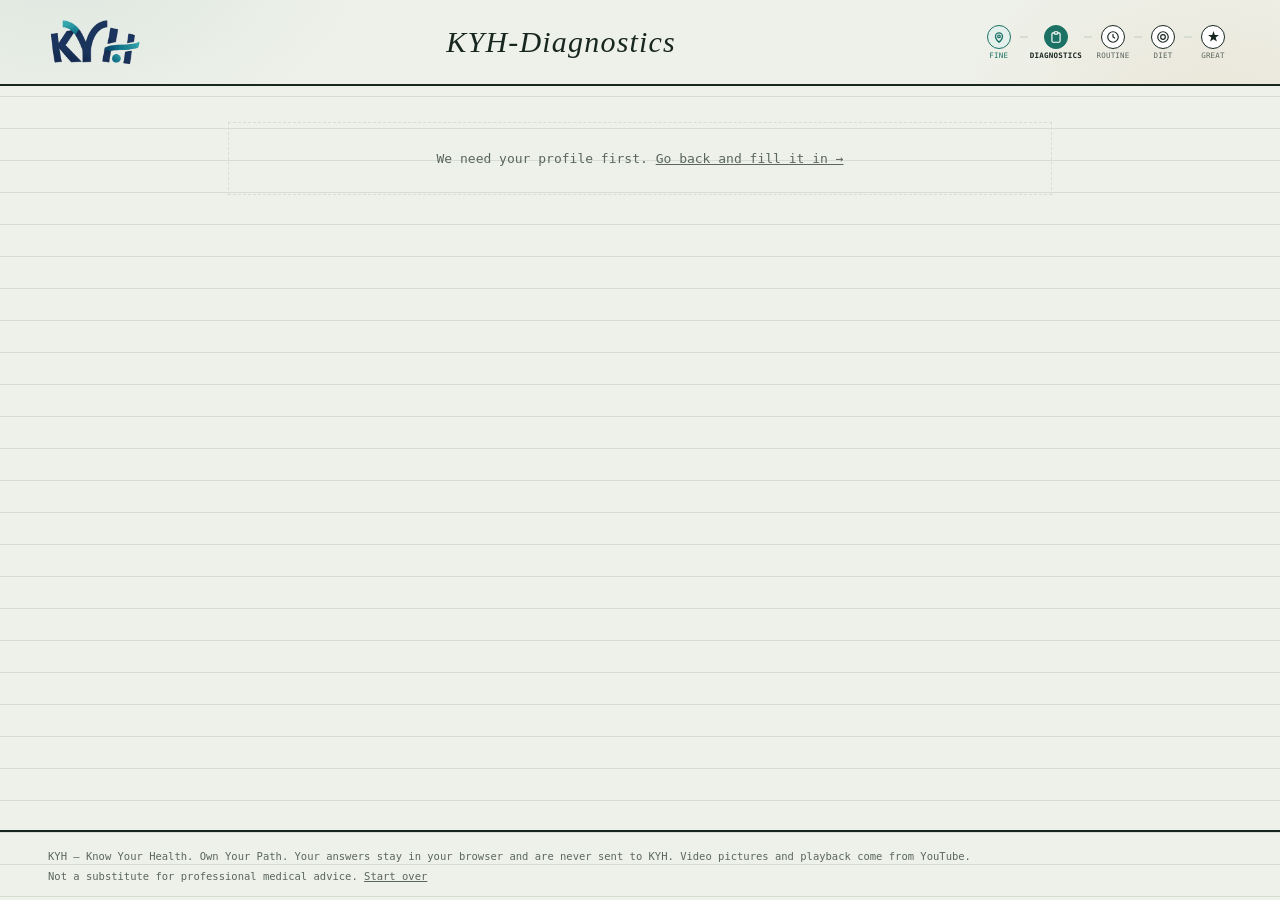
<file: diagnostics.html>
<!DOCTYPE html>
<html lang="en">
<head>
<meta charset="UTF-8">
<meta name="viewport" content="width=device-width, initial-scale=1.0">
<meta name="description" content="See the lab tests most relevant to your age, sex and symptoms, note when you last had each one, and take the list to your doctor.">
<title>Tests matched to you — KYH</title>
<link rel="stylesheet" href="shared/styles.css?v=20261017-7e88c5c">
<!-- share:start -->
<meta name="robots" content="noindex, follow">
<link rel="icon" href="shared/assets/kyh_logo_final.png?v=20261017-7e88c5c">
<meta name="theme-color" content="#1f7a6d">
<meta property="og:type" content="website">
<meta property="og:locale" content="en_IN">
<meta property="og:site_name" content="KYH — Know Your Health">
<meta property="og:title" content="Tests matched to you — KYH">
<meta property="og:description" content="See the lab tests most relevant to your age, sex and symptoms, note when you last had each one, and take the list to your doctor.">
<meta property="og:url" content="https://vividnova.com/3DHealth/diagnostics.html">
<meta property="og:image" content="https://vividnova.com/3DHealth/shared/assets/og-image.png?v=20261017-7e88c5c">
<meta property="og:image:width" content="1200">
<meta property="og:image:height" content="630">
<meta property="og:image:alt" content="KYH — Know Your Health">
<meta name="twitter:card" content="summary_large_image">
<!-- share:end -->
</head>
<body>

<header class="masthead" id="app-header"></header>


<main id="main-content">
  <div class="empty-state" id="loading-state">Loading your profile&hellip;</div>
</main>

<footer id="app-footer"></footer>

<script src="shared/data.diagnostics.js?v=20261017-7e88c5c"></script>
<script src="shared/utils.js?v=20261017-7e88c5c"></script>
<script>
const state = loadState();
renderHeader('diagnostics', 'KYH-Diagnostics');
renderFooter();

const profile = state.profile;
const main = document.getElementById('main-content');


const RECENCY_OPTIONS = ['Within 6 months','6\u201312 months ago','1\u20132 years ago','2+ years ago'];
const RESULT_OPTIONS = ['Within range','Flagged \u2014 needs attention','Not sure'];

/* ---- symptom -> tests index, derived from DIAG itself
   (single source of truth: each test record owns its own `symptoms` array) ---- */
const SYMPTOM_TO_TESTS = {};
DIAG.forEach(d=>{
  (d.symptoms||[]).forEach(s=>{
    (SYMPTOM_TO_TESTS[s] = SYMPTOM_TO_TESTS[s] || []).push(d.test);
  });
});

/* ---- priority risk-group tests ----
   Some low-risk baseline tests deserve to jump ahead of the generic
   baseline panel for specific, well-established demographic/lifestyle
   risk groups -- even before any symptom is reported. Kept as explicit,
   named rules rather than a scoring formula so it's easy to see exactly
   which cohort earns which test, and easy to extend later. Order in the
   returned list is the order they get pinned in. */
function getPriorityRiskTests(profile){
  const out = [];
  const age = profile.age || 0;
  const syms = profile.symptoms || [];
  // Core cardiometabolic checks (NEEDS PHYSICIAN REVIEW): standard first-line
  // work-up for a known cardiovascular/metabolic condition, or from age 40.
  const knownCardio = ['High Blood Pressure', 'Hypertension', 'High Cholesterol'].some(x => syms.includes(x));
  const knownMetabolic = ['Diabetes', 'Type 2 Diabetes', 'Pre-diabetes', 'Prediabetes'].some(x => syms.includes(x));
  if (knownCardio || knownMetabolic || age >= 40) {
    out.push({test: 'Lipid Profile', reason: knownCardio || knownMetabolic ? 'Known condition' : 'Age 40+'});
    out.push({test: 'HbA1c', reason: knownMetabolic ? 'Known condition' : knownCardio ? 'Blood-pressure work-up' : 'Age 40+'});
  }
  if (knownCardio) {
    out.push({test: 'ECG', reason: 'Blood-pressure work-up'});
  }
  const menopausal = profile.reproStatus === 'Perimenopausal' || profile.reproStatus === 'Post-menopausal';
  const highDeficiencyRiskDiet = ['Vegan', 'Vegetarian', 'Jain'].includes(profile.dietType);

  // Bone health: estrogen decline (peri/post-menopausal) or general age 50+
  // both meaningfully accelerate bone loss -- Vitamin D and Calcium matter
  // more here than as a generic baseline line item.
  if (menopausal) {
    out.push({test: 'Vitamin D', reason: profile.reproStatus});
    out.push({test: 'Calcium Test', reason: profile.reproStatus});
  } else if (age >= 50) {
    out.push({test: 'Vitamin D', reason: 'Age 50+'});
    out.push({test: 'Calcium Test', reason: 'Age 50+'});
  }

  // B12: absorption declines with age (reduced stomach acid) independent
  // of diet, OR low dietary intake on a vegan/vegetarian/Jain diet.
  if (age >= 60) {
    out.push({test: 'Vitamin B12', reason: 'Age 60+'});
  } else if (highDeficiencyRiskDiet) {
    out.push({test: 'Vitamin B12', reason: `${profile.dietType} diet`});
  }

  // Iron: primarily a dietary-intake risk group.
  if (highDeficiencyRiskDiet) {
    out.push({test: 'Iron Studies', reason: `${profile.dietType} diet`});
  }

  // Age- and sex-based cancer screening (not metabolic risk).
  // Pinned so they are not crowded out of the top 10 by generic labs.
  if (profile.sex === 'Female' && age >= 21) {
    out.push({test: 'Pap Smear', reason: 'Cervical screening from age 21'});
  }
  if (profile.sex === 'Female' && age >= 40) {
    out.push({test: 'Mammography', reason: 'Breast screening from age 40'});
  }
  if (profile.sex === 'Male' && age >= 50) {
    out.push({test: 'PSA', reason: 'Prostate screening discussion from age 50'});
  }
  if (age >= 45) {
    out.push({test: 'FIT Test', reason: 'Colorectal screening from age 45'});
  }

  return out;
}

/* ---- baseline (category-driven) selection, used to fill any slots symptoms/priority don't cover ---- */
/* Specialist endocrine tests: not useful as a no-symptom baseline fill. (NEEDS PHYSICIAN REVIEW) */
const BASELINE_LAST = ['Cortisol', 'DHEA-S'];
/* Baseline fill (no symptom or risk reason) may only use general health-check tests.
   Condition-specific work-ups (hormone panels, sleep study, lung function, specialist
   imaging, STI screens that depend on personal history) never appear without a reason.
   Age/sex limits still come from each test's own record. (NEEDS PHYSICIAN REVIEW) */
const BASELINE_SCREENING = new Set([
  'Basic Metabolic Panel','CBC','Urinalysis','Vitamin D','Vitamin B12','Thyroid Function Test',
  'Lipid Profile','Fasting Glucose','HbA1c','Liver Function Tests','Kidney Function Tests',
  'Blood Pressure Monitoring','ECG','Pap Smear','HPV Test','Mammography','Bone Density (DEXA)',
  'PSA','Colonoscopy','FIT Test','Eye Exam','Hearing Test','Cognitive Screening',
  'Skin Cancer Screening','Dental Exam','Hepatitis B Surface Antigen','Hepatitis C Antibody'
]);
function selectBaseline(matches, cats, limit, exclude){
  const groups = {};
  matches.forEach(d=>{
    if(exclude.has(d.test) || !BASELINE_SCREENING.has(d.test)) return;
    const tokens = d.profile.split(';').map(s=>s.trim());
    const g = GROUP_ORDER.find(o=>tokens.includes(o) && cats.includes(o)) || 'Low Risk';
    (groups[g]=groups[g]||[]).push(d);
  });

  Object.keys(groups).forEach(g =>
    groups[g].sort((a, b) =>
      (BASELINE_LAST.includes(a.test) - BASELINE_LAST.includes(b.test)) ||
      (a.clinical_tier || 3) - (b.clinical_tier || 3) ||
      a.test.localeCompare(b.test)
    )
  );

  const present = GROUP_ORDER.filter(g=>groups[g] && groups[g].length);
  const out = [];
  let idx = 0;
  while(out.length<limit && present.some(g=>groups[g].length)){
    const g = present[idx % present.length];
    if(groups[g].length){
      const d = groups[g].shift();
      out.push(Object.assign({group:g, viaSymptoms:[], bySymptom:false}, d));
    }
    idx++;
  }
  return out;
}

/* ---- symptom-driven selection, ranked highest priority ---- */
function selectFromSymptoms(matches, cats, selectedSymptomsArr){
  const byName = {};
  matches.forEach(d=>{ byName[d.test] = d; });
  const out = [];
  const seen = new Set();
  selectedSymptomsArr.forEach(sym=>{
    (SYMPTOM_TO_TESTS[sym]||[]).forEach(testName=>{
      const d = byName[testName];
      if(!d) return; // not appropriate for this gender/age/profile — skip
      if(seen.has(testName)){
        const existing = out.find(t=>t.test===testName);
        if(existing && !existing.viaSymptoms.includes(sym)) existing.viaSymptoms.push(sym);
        return;
      }
      seen.add(testName);
      const tokens = d.profile.split(';').map(s=>s.trim());
      const g = GROUP_ORDER.find(o=>tokens.includes(o) && cats.includes(o)) || tokens[0] || 'Low Risk';
      out.push(Object.assign({group:g, viaSymptoms:[sym], bySymptom:true}, d));
    });
  });
  return out;
}

/* Overlap families: tests that largely measure the same thing. Only the
   best-ranked member of a family is shown, so the top 10 isn't spent three
   times on the same organ. (NEEDS PHYSICIAN REVIEW) */
const OVERLAP_FAMILIES = [
  ['Kidney Function Tests', 'Creatinine', 'Basic Metabolic Panel', 'Electrolyte Panel']
];
/* Screening / specialist tests that should not outrank first-line tests when
   the ONLY link is a non-specific symptom such as fatigue. (NEEDS PHYSICIAN REVIEW) */
const NONSPECIFIC_SYMPTOMS = ['Fatigue', 'Low Energy'];
const SECOND_LINE_FOR_VAGUE = ['Hepatitis B Surface Antigen', 'Hepatitis C Antibody', 'Tuberculosis Test',
  'Bone Marrow Biopsy', 'C-Peptide', 'Insulin', 'OGTT', 'BNP', 'Echocardiogram', 'Iodine'];
const MAX_RESERVED = 4;   // slots held for risk-group / condition tests
const MIN_SYMPTOM_SLOTS = 6;

function dedupeFamilies(list){
  const seenFam = new Set();
  return list.filter(t => {
    const fi = OVERLAP_FAMILIES.findIndex(f => f.includes(t.test));
    if (fi < 0) return true;
    if (seenFam.has(fi)) return false;
    seenFam.add(fi);
    return true;
  });
}
function vagueOnly(t){
  return SECOND_LINE_FOR_VAGUE.includes(t.test) &&
    (t.viaSymptoms || []).length > 0 &&
    t.viaSymptoms.every(s => NONSPECIFIC_SYMPTOMS.includes(s));
}
function rankCmp(a, b){
  return (vagueOnly(a) - vagueOnly(b)) ||
    (a.clinical_tier || 3) - (b.clinical_tier || 3) ||
    b.viaSymptoms.length - a.viaSymptoms.length ||
    a.test.localeCompare(b.test);
}

function buildRecommendations(matches, cats, selectedSymptomsArr, profile){
  const byName = {};
  matches.forEach(d => { byName[d.test] = d; });

  // 1. Risk-group / known-condition tests (reserved slots, capped).
  const reserved = [];
  const usedNames = new Set();
  getPriorityRiskTests(profile).forEach(({test, reason}) => {
    if (reserved.length >= MAX_RESERVED || usedNames.has(test)) return;
    const d = byName[test];
    if (!d) return; // not eligible for this profile's age/gender/category
    usedNames.add(test);
    const tokens = d.profile.split(';').map(s => s.trim());
    const g = GROUP_ORDER.find(o => tokens.includes(o) && cats.includes(o)) || 'Low Risk';
    reserved.push(Object.assign({group: g, viaSymptoms: [], bySymptom: false, viaRiskGroup: true, riskGroupReason: reason}, d));
  });

  // 2. Symptom-matched tests: first-line first, then by how many of the
  //    person's symptoms they explain; overlapping tests collapsed.
  const priorityByTest = {};
  getPriorityRiskTests(profile).forEach(({test, reason}) => {
    if (!(test in priorityByTest)) priorityByTest[test] = reason;
  });
  const symptomAll = selectFromSymptoms(matches, cats, selectedSymptomsArr)
    .filter(t => !usedNames.has(t.test));
  // A reserved test that is also symptom-matched keeps its symptom links.
  selectFromSymptoms(matches, cats, selectedSymptomsArr).forEach(t => {
    const r = reserved.find(x => x.test === t.test);
    if (r) { r.viaSymptoms = t.viaSymptoms; r.bySymptom = true; }
  });
  const room = 10 - reserved.length;
  const symptomTests = dedupeFamilies(symptomAll.sort(rankCmp).filter(t => {
    // drop family members already covered by a reserved test
    const f = OVERLAP_FAMILIES.find(f => f.includes(t.test));
    return !(f && reserved.some(r => f.includes(r.test)));
  })).slice(0, Math.max(room, MIN_SYMPTOM_SLOTS));
  symptomTests.forEach(t => {
    if (priorityByTest[t.test]) { t.viaRiskGroup = true; t.riskGroupReason = priorityByTest[t.test]; }
  });

  // 3. Merge, order by tier then symptom relevance, cap at 10.
  let combined = reserved.concat(symptomTests);
  combined.sort((a, b) => (a.clinical_tier || 3) - (b.clinical_tier || 3) ||
    b.viaSymptoms.length - a.viaSymptoms.length || a.test.localeCompare(b.test));
  combined = combined.slice(0, 10);
  combined.forEach(t => usedNames.add(t.test));
  symptomTests.forEach(t => usedNames.add(t.test));

  // 4. Baseline fill for whatever's left.
  if (combined.length < 10) {
    selectBaseline(matches, cats, 10 - combined.length, usedNames).forEach(t => combined.push(t));
  }
  return combined;
}


/* ---- Exclusion Filter ---- */
function isExcluded(d, userTraits) {
  if (!d.exclusions || !d.exclusions.length) return false;
  return d.exclusions.some(ext => userTraits.includes(ext));
}

function renderResultsStage(){
  const symptoms = profile.symptoms || [];
  const {cats} = activeCategories(profile);

  // Build the user's traits array for the exclusion check
  const userExclusionTraits = [
    profile.reproStatus,
    profile.alcohol ? `Alcohol: ${profile.alcohol}` : null,
    profile.smoking ? `Smoking: ${profile.smoking}` : null
  ].filter(Boolean);

  // Filter DIAG using gender, age, profile, and our new exclusion check
  const matches = DIAG.filter(d =>
    genderMatch(d.gender, profile.sex) &&
    ageRelevancyMatch(d.age, profile.age) &&
    profileMatch(d.profile, cats) &&
    !isExcluded(d, userExclusionTraits)
  );

  const top10 = buildRecommendations(matches, cats, symptoms, profile);
  const prevAnswers = (state.diagnostics && state.diagnostics.answers) || {};

  let cardsHtml = '';
  top10.forEach((d, i)=>{
    const watchFor = (d.symptoms && d.symptoms.length) ? d.symptoms.slice(0,4).join(', ') : NO_SYMPTOM_FALLBACK[d.group];
    const prev = prevAnswers[d.test] || {};
    const doneYes = prev.done === true;
    const doneNo = prev.done === false;
    const recencyOpts = RECENCY_OPTIONS.map(r=>`<option value="${r}" ${prev.recency===r?'selected':''}>${r}</option>`).join('');
    const resultOpts = RESULT_OPTIONS.map(r=>`<option value="${r}" ${prev.resultStatus===r?'selected':''}>${r}</option>`).join('');
    const matchReasons = [].concat(
      d.bySymptom ? d.viaSymptoms : [],
      d.viaRiskGroup ? [d.riskGroupReason] : []
    );
    const originTag = matchReasons.length
      ? `<span class="tag ok">Matches: ${esc(matchReasons.join(', '))}</span>`
      : `<span class="tag">${esc(d.group)}</span>`;

    // ADDED: UI chips for Sample Type and Prep
    const sampleChip = d.sample_type ? `<span class="tag" style="background:var(--paper);border:none;">${esc(d.sample_type)}</span>` : '';
    const prepChip = d.prep && d.prep !== "None" ? `<span class="tag" style="background:var(--paper);border:none;">Prep: ${esc(d.prep)}</span>` : '';

    // ADDED: The Info Tooltip icon and content
    const tooltipId = `tooltip-content-${i}`;
    const infoIcon = d.extended_info ? `
      <div class="info-tooltip-wrap" tabindex="0" role="tooltip" aria-label="More info about ${esc(d.test)}" aria-describedby="${tooltipId}">
        <svg width="15" height="15" viewBox="0 0 24 24" fill="none" stroke="currentColor" stroke-width="2.2" stroke-linecap="round" stroke-linejoin="round">
          <circle cx="12" cy="12" r="10"></circle>
          <path d="M9.09 9a3 3 0 0 1 5.83 1c0 2-3 3-3 3"></path>
          <line x1="12" y1="17" x2="12.01" y2="17"></line>
        </svg>
        <div class="info-tooltip-content" id="${tooltipId}">${esc(d.extended_info)}</div>
      </div>
    ` : '';

    cardsHtml += `
    <div class="test-card" data-test="${esc(d.test)}">
      <div class="head">
        <div>
          <div class="name" style="display:flex; align-items:center;">
            ${i+1}. ${esc(d.test)}
            ${infoIcon}
          </div>
          <div class="test-desc">${esc(d.note)}.</div>
          <div style="display:flex; gap:6px; margin-top:6px;">
            ${sampleChip} ${prepChip}
          </div>
          <div class="symptom" style="margin-top:8px;"><b>Watch for:</b> ${esc(watchFor)}</div>
        </div>
        ${originTag}
      </div>
      <div class="answers">
        <span class="intake-label" style="margin:0;">Already done?</span>
        <div class="radio-pair">
          <input type="radio" name="done-${i}" id="done-${i}-yes" value="yes" ${doneYes?'checked':''}>
          <label for="done-${i}-yes">Yes</label>
          <input type="radio" name="done-${i}" id="done-${i}-no" value="no" ${doneNo?'checked':''}>
          <label for="done-${i}-no">No</label>
        </div>
        <select class="recency-select" id="recency-${i}" aria-label="When did you last have ${esc(d.test)}?" ${doneYes?'':'disabled'}>
          <option value="">How long ago?</option>
          ${recencyOpts}
        </select>
      </div>
      <div class="result-row" id="result-row-${i}" style="${doneYes?'':'display:none;'}">
        <select class="recency-select" id="result-status-${i}" aria-label="Result status for ${esc(d.test)} (optional)">
          <option value="">Result status (optional, self-reported)</option>
          ${resultOpts}
        </select>
        <input type="text" class="result-note-input" id="result-note-${i}" aria-label="Notes on your ${esc(d.test)} result" placeholder="Notes, e.g. &quot;Vitamin D 18 ng/mL&quot;" value="${esc(prev.resultNote||'')}">
      </div>
    </div>`;
  });

  const symptomDrivenCount = top10.filter(d=>d.bySymptom).length;

  // Only take credit for symptoms that actually landed a test in this list —
  // a symptom can fail to match if every test for it is gated by age/risk
  // category the user doesn't fall into. Say so honestly instead of implying
  // every listed symptom shaped the results below.
  const matchedSymptomSet = new Set();
  top10.forEach(d => (d.viaSymptoms || []).forEach(s => matchedSymptomSet.add(s)));
  const matchedSymptomsList = symptoms.filter(s => matchedSymptomSet.has(s));
  const unmatchedSymptomsList = symptoms.filter(s => !matchedSymptomSet.has(s));

  let symptomLine;
  if (!symptoms.length) {
    symptomLine = `No symptoms on file &mdash; this is your risk-profile baseline. <a href="symptoms.html">Add symptoms &rarr;</a>`;
  } else {
    const basedOnText = matchedSymptomsList.length
      ? `Based on: ${matchedSymptomsList.map(esc).join(', ')}`
      : `Based on your risk profile`;
    const unmatchedNote = unmatchedSymptomsList.length
      ? ` &middot; ${unmatchedSymptomsList.map(esc).join(', ')} ${unmatchedSymptomsList.length > 1 ? "don't have a dedicated test for your profile" : "doesn't have a dedicated test for your profile"} &mdash; it's covered by the general screening below`
      : '';
    symptomLine = `${basedOnText}${unmatchedNote} &middot; <a href="symptoms.html">adjust on your symptoms &rarr;</a>`;
  }

  main.innerHTML = `
  <div class="section-head">
    <h2>${top10.length < 10 ? "Your matched tests" : "Your top 10 tests"}</h2>
  </div>
  <p class="lede">${symptomLine}</p>
  <p class="section-sub" style="display:block;margin-bottom:14px;">${matches.length} tests matched your profile &middot; ${symptomDrivenCount} pulled in directly from your symptoms, the rest fill out your baseline risk panel</p>
  <div id="soft-gate-banner" style="display:none; border:2px solid var(--amber); background:var(--amber-soft); padding:16px 18px; margin-bottom:28px; color:#5a3d1c;" role="status">
    <div style="font-family:var(--mono);font-size:10px;letter-spacing:.08em;text-transform:uppercase;color:var(--amber);margin-bottom:6px;">A few tests unanswered</div>
    <div style="font-size:14px;line-height:1.6;">
      Knowing which tests you&rsquo;ve already had lets us highlight exactly what&rsquo;s still missing &mdash;
      your summary and action plan sharpen with every answer.
    </div>
    <div style="margin-top:10px;">
      <a href="#" id="soft-gate-continue-link" style="font-family:var(--mono);font-size:11px;letter-spacing:.06em;text-transform:uppercase;color:var(--amber);text-decoration:underline;">
        That&rsquo;s fine &mdash; continue anyway &rarr;
      </a>
    </div>
  </div>
  <div id="cards">${cardsHtml}</div>
  <div class="page-footer-nav">
    <a href="symptoms.html" class="btn secondary">&larr; Back</a>
    <span id="answer-counter" style="font-family:var(--mono);font-size:12px;color:var(--muted);margin:0 14px;white-space:nowrap;"></span>
    <button class="btn" id="continue-btn">Continue to Routine &rarr;</button>
  </div>`;

  document.querySelectorAll('.test-card').forEach((card, i)=>{
    const yes = card.querySelector(`#done-${i}-yes`);
    const no = card.querySelector(`#done-${i}-no`);
    const sel = card.querySelector(`#recency-${i}`);
    const resultRow = card.querySelector(`#result-row-${i}`);
    yes.addEventListener('change', ()=>{ sel.disabled=false; resultRow.style.display=''; });
    no.addEventListener('change', ()=>{
      sel.disabled=true; sel.value='';
      resultRow.style.display='none';
      card.querySelector(`#result-status-${i}`).value='';
      card.querySelector(`#result-note-${i}`).value='';
    });
  });


  // Soft gate: live answer counter + two-click confirm
  let confirmPending = false;
  function countAnswered() {
    return [...document.querySelectorAll('.test-card')]
      .filter(card => card.querySelector('input[type=radio]:checked')).length;
  }
  function updateCounter() {
    const n = countAnswered(), total = document.querySelectorAll('.test-card').length;
    const el = document.getElementById('answer-counter');
    const btn = document.getElementById('continue-btn');
    if (!el) return;
    el.textContent = n === total ? '' : `${n} of ${total} answered`;
    el.style.color = 'var(--muted)';
    el.style.fontWeight = '';
    el.style.fontSize = '12px';
    confirmPending = false;
    btn.textContent = 'Continue to Routine \u2192';
    document.querySelectorAll('.test-card.card-needs-answer').forEach(c => c.classList.remove('card-needs-answer'));
    const banner = document.getElementById('soft-gate-banner');
    if (banner) banner.style.display = 'none';
  }
  document.getElementById('cards').addEventListener('change', e => {
    if (e.target.type === 'radio') updateCounter();
  });
  updateCounter();

  function proceedToNext() {
    const answers = {};
    document.querySelectorAll('.test-card').forEach((card, i) => {
      const testName = card.dataset.test;
      const yesChecked = card.querySelector(`#done-${i}-yes`).checked;
      const noChecked  = card.querySelector(`#done-${i}-no`).checked;
      const recency       = card.querySelector(`#recency-${i}`).value;
      const resultStatus  = card.querySelector(`#result-status-${i}`).value;
      const resultNote    = card.querySelector(`#result-note-${i}`).value.trim();
      if (yesChecked || noChecked) {
        answers[testName] = {
          done: yesChecked,
          recency:      yesChecked ? (recency      || null) : null,
          resultStatus: yesChecked ? (resultStatus || null) : null,
          resultNote:   yesChecked ? (resultNote   || null) : null
        };
      }
    });
    const diagnostics = {
      topTests: top10.map(d => ({test:d.test, group:d.group, bySymptom:d.bySymptom, viaSymptoms:d.viaSymptoms, viaRiskGroup:d.viaRiskGroup||false, riskGroupReason:d.riskGroupReason||null})),
      answers
    };
    goTo('routine.html', Object.assign({}, state, {diagnostics}));
  }

  document.getElementById('soft-gate-continue-link').addEventListener('click', e => {
    e.preventDefault();
    proceedToNext();
  });

  document.getElementById('continue-btn').addEventListener('click', () => {
    const n = countAnswered(), total = document.querySelectorAll('.test-card').length;
    if (n < total && !confirmPending) {
      confirmPending = true;
      // Show banner at top and scroll to it
      const banner = document.getElementById('soft-gate-banner');
      banner.style.display = '';
      banner.scrollIntoView({ behavior: 'smooth', block: 'start' });
      // Update footer counter to a simple amber count (no long message — banner handles it)
      const el = document.getElementById('answer-counter');
      el.textContent = `${n} of ${total} answered`;
      el.style.color = 'var(--amber)';
      el.style.fontWeight = '600';
      el.style.fontSize = '12px';
      document.getElementById('continue-btn').textContent = 'Continue anyway \u2192';
      // Flash all unanswered cards
      const unanswered = [...document.querySelectorAll('.test-card')]
        .filter(card => !card.querySelector('input[type=radio]:checked'));
      unanswered.forEach(card => {
        card.classList.remove('card-needs-answer');
        void card.offsetWidth;
        card.classList.add('card-needs-answer');
      });
      return;
    }
    proceedToNext();
  });
}

if(!profile){
  main.innerHTML = `<div class="empty-state">We need your profile first. <a href="profile.html">Go back and fill it in &rarr;</a></div>`;
} else {
  renderResultsStage();
}
</script>
</body>
</html>
</file>
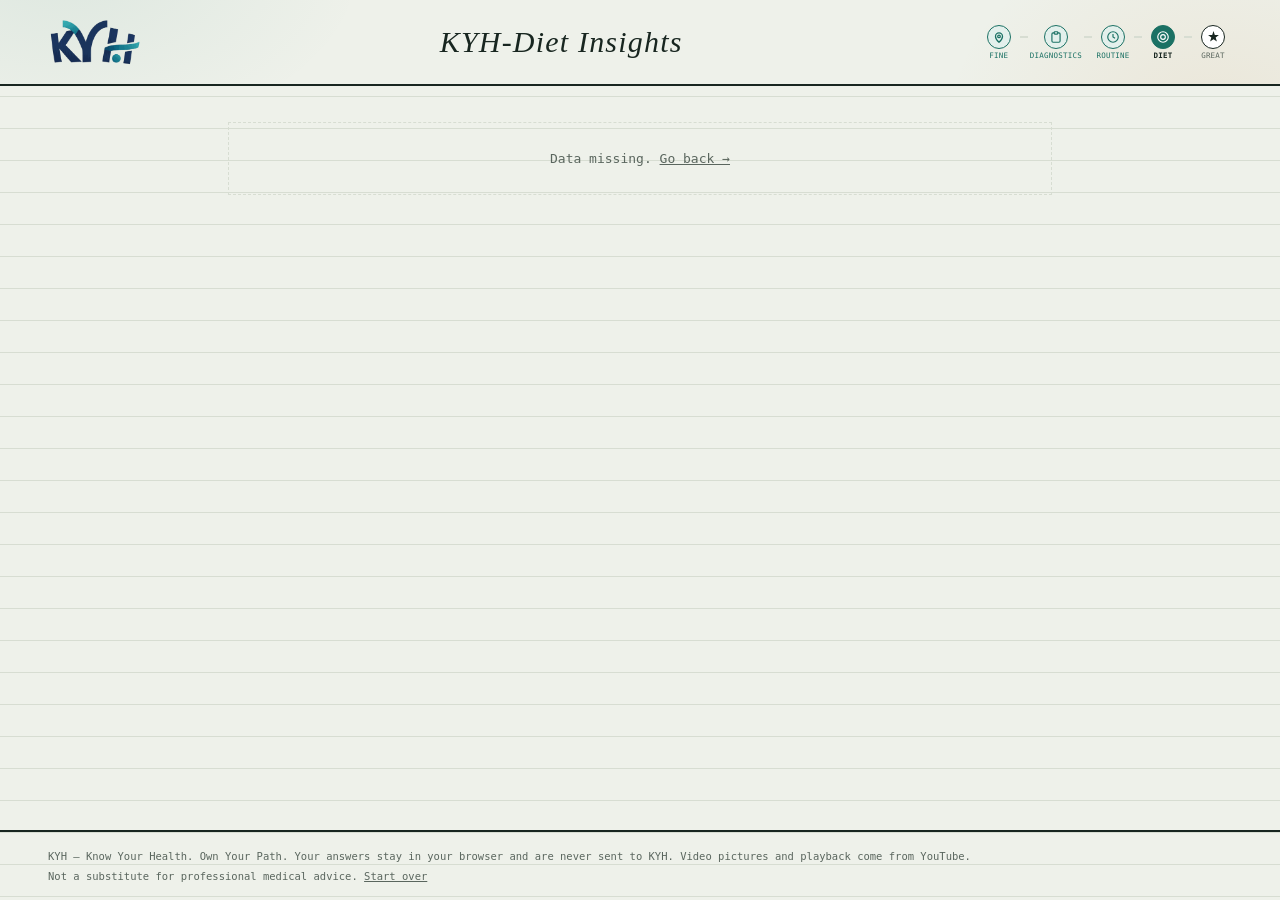
<file: diet-synthesis.html>
<!DOCTYPE html>
<html lang="en">
<head>
<meta charset="UTF-8">
<meta name="viewport" content="width=device-width, initial-scale=1.0">
<meta name="description" content="Your diet priorities in one place: estimated daily energy use, calorie target, protein, fibre and water, worked out from your answers.">
<title>Your diet priorities — KYH</title>
<link rel="stylesheet" href="shared/styles.css?v=20261017-7e88c5c">
<script src="shared/utils.js?v=20261017-7e88c5c"></script>
<script src="shared/data.diet.js?v=20261017-7e88c5c"></script>
<style>
  /* Clean Accordion UI for Macros */
  details.macro-accordion {
    border: 1px solid var(--line);
    margin-bottom: 12px;
    background: var(--panel);
    transition: border-color 0.2s;
  }
  details.macro-accordion:hover { border-color: var(--teal); }
  details.macro-accordion summary {
    padding: 16px;
    cursor: pointer;
    display: flex;
    justify-content: space-between;
    align-items: center;
    list-style: none;
    font-weight: 600;
  }
  details.macro-accordion summary::-webkit-details-marker { display: none; }
  details.macro-accordion summary::after {
    content: '+';
    font-family: var(--mono);
    color: var(--teal);
    font-weight: bold;
    font-size: 18px;
    line-height: 1;
  }
  details.macro-accordion[open] summary::after { content: '\2013'; } /* En dash for minus */
  .macro-content {
    padding: 0 16px 16px;
  }
  .macro-meta {
    font-family: var(--mono);
    font-size: 11px;
    color: var(--muted);
    text-transform: uppercase;
    letter-spacing: .05em;
    margin-top: 4px;
    display: block;
    font-weight: normal;
  }
  
  .food-chip {
    display: inline-block;
    padding: 6px 12px;
    background: var(--paper);
    border: 1px solid var(--line);
    border-radius: 100px;
    font-size: 12.5px;
    margin: 4px 4px 4px 0;
    color: var(--ink-soft);
  }
  
  .balance-card {
    display: flex;
    justify-content: space-between;
    background: var(--panel);
    border: 1px solid var(--ink);
    padding: 24px;
    margin-bottom: 36px;
    flex-wrap: wrap;
    gap: 24px;
  }
  .balance-metric .val { font-family: var(--mono); font-size: 28px; font-weight: 600; color: var(--ink); }
  .balance-metric .lbl { font-family: var(--mono); font-size: 10px; text-transform: uppercase; letter-spacing: .1em; color: var(--muted); margin-bottom: 4px; }
  .balance-status {
    padding: 8px 16px;
    background: var(--teal-soft);
    color: var(--teal);
    font-family: var(--mono);
    font-size: 11px;
    text-transform: uppercase;
    letter-spacing: .1em;
    align-self: flex-start;
    border-radius: 4px;
    font-weight: 600;
  }
  .balance-status.deficit { background: var(--amber-soft); color: #8c5013; }
  .balance-status.surplus { background: var(--rose-soft); color: var(--rose); }
</style>
<!-- share:start -->
<meta name="robots" content="noindex, follow">
<link rel="icon" href="shared/assets/kyh_logo_final.png?v=20261017-7e88c5c">
<meta name="theme-color" content="#1f7a6d">
<meta property="og:type" content="website">
<meta property="og:locale" content="en_IN">
<meta property="og:site_name" content="KYH — Know Your Health">
<meta property="og:title" content="Your diet priorities — KYH">
<meta property="og:description" content="Your diet priorities in one place: estimated daily energy use, calorie target, protein, fibre and water, worked out from your answers.">
<meta property="og:url" content="https://vividnova.com/3DHealth/diet-synthesis.html">
<meta property="og:image" content="https://vividnova.com/3DHealth/shared/assets/og-image.png?v=20261017-7e88c5c">
<meta property="og:image:width" content="1200">
<meta property="og:image:height" content="630">
<meta property="og:image:alt" content="KYH — Know Your Health">
<meta name="twitter:card" content="summary_large_image">
<!-- share:end -->
</head>
<body>

<header class="masthead" id="app-header"></header>

<main id="main-content">
  <div class="empty-state">Synthesizing your data&hellip;</div>
</main>

<footer id="app-footer"></footer>

<script>
const state = loadState();
const profile = state.profile || {};
const routine = state.routine || {};
const diet = state.diet || {};
const symptoms = profile.symptoms || [];

renderHeader('diet', 'KYH-Diet Insights');
renderFooter()

const main = document.getElementById('main-content');


function init() {
  if (!diet.type) {
    main.innerHTML = `<div class="empty-state">Data missing. <a href="diet.html">Go back →</a></div>`;
    return;
  }

  const _rb = resolveDailyBurn(routine, profile);
  const estBurn = _rb.burn;
  const burnAssumed = _rb.assumed;
  const saved = diet.target || {};
  const factor = (saved.factor != null)
    ? Number(saved.factor)
    : intakeFactorFromBody(profile);
  const _tc = estimateTargetCalories(estBurn, profile);
  const targetCal = saved.cal != null
    ? parseInt(saved.cal, 10)
    : _tc.cal;
  const flooredT = saved.cal != null ? !!saved.floored : _tc.floored;
  const lowBurnT = saved.cal != null ? !!saved.lowBurn : _tc.lowBurn;
  const floorKcalT = saved.floorKcal || _tc.floorKcal;
  const waterL = (saved.waterL != null)
    ? Number(saved.waterL)
    : estimateWaterLiters(profile, estBurn);

  function buildMeetingNotes() {
      const intake = diet.intake || {};
      const priorities = diet.priorities || [];
      if (!priorities.length) return "";

      const lines = [];
      priorities.slice(0, 6).forEach(p => {
        const name = esc(p.nutrient);
        const rawName = p.nutrient;
        const raw = intake[rawName] || {};
        // support new + legacy shapes
        const meeting = raw.meeting
          || (raw.tracking === "yes" ? "yes" : raw.tracking === "no" ? "no" : "");

        if (meeting !== "no" && meeting !== "partial") return;

        const isLimit = p.direction === "limit";
        const guide = (typeof nutrientTargetLabel === "function")
          ? nutrientTargetLabel(rawName, profile, estBurn)
          : null;

        if (isLimit) {
          lines.push(
            meeting === "no"
              ? `<b>${name}</b>: you marked this as not well limited — worth tightening.`
              : `<b>${name}</b>: partially limited — small cuts still help.`
          );
        } else if (guide) {
          lines.push(
            meeting === "no"
              ? `<b>${name}</b>: below the guide (${guide}).`
              : `<b>${name}</b>: only partially meeting the guide (${guide}).`
          );
        } else {
          lines.push(
            meeting === "no"
              ? `<b>${name}</b>: little current intake noted — food examples above are a practical start.`
              : `<b>${name}</b>: partial intake — a bit more consistency would help.`
          );
        }
      });

      if (!lines.length) return "";

      return `
        <div class="note-block" style="margin-bottom:24px; margin-top:12px; font-size:13px;">
          <span class="k">Recap on targets</span>
          <p style="margin:8px 0 0 0; line-height:1.7;">${lines.join("<br>")}</p>
        </div>`;
  }

function factorLabel(f) {
  if (f >= 1.02) return 'slight surplus (support healthy weight gain)';
  if (f >= 0.97) return 'near maintenance';
  if (f >= 0.92) return 'mild deficit';
  return 'moderate deficit (conservative)';
}

  // Portion estimates (simple & practical)
  const proteinPortions = Math.round((targetCal * 0.25) / 130);
  const carbPortions    = Math.round((targetCal * 0.45) / 150);
  const fatPortions     = Math.round((targetCal * 0.30) / 100);

  // ---------- Helpers ----------
  function getFoodIdeas(nutrientKey) {
      const dietType = diet.type || "Vegetarian";
      const cuisine  = diet.cuisine || "Indian";

      const base = (window.PREF_FOOD_EXAMPLES?.[dietType] || {})[nutrientKey] || "";
      // New shape: CUISINE_EXTRAS[cuisine][dietType][nutrient]
      const extra = (window.CUISINE_EXTRAS?.[cuisine]?.[dietType] || {})[nutrientKey] || "";

      if (extra) return extra; // diet-specific regional wins (avoids vegan + dairy)
      return base;
    }

  function buildPriorityParagraph() {
    const priorities = diet.priorities || [];
    if (!priorities.length) {
      return "We don’t have enough signal yet to prioritise specific nutrients. Focus on overall food quality and consistently hitting your calorie and protein targets.";
    }

    const top = priorities.slice(0, 5);
    const names = top.map(p => esc(p.nutrient));

    let text = `Based on your symptoms and current eating patterns, the nutrients that deserve the most attention right now are `;
    text += names.slice(0, -1).join(", ") + (names.length > 1 ? " and " : "") + names[names.length - 1] + ". ";

    if (top[0]?.note) {
      text += esc(top[0].note) + " ";
    }

    const limits = priorities.filter(p => p.direction === "limit");
    if (limits.length) {
      text += `It is also worth actively limiting ${limits.map(l => esc(String(l.nutrient).toLowerCase())).join(" and ")}.`;
    }

    return text;
  }

  function generateClinicalInsight() {
    const freq = diet.frequency || {};
    const priorities = diet.priorities || [];
    let insights = [];

    if (priorities[0]?.matched?.length) {
      insights.push(`Your top priority is <b>${esc(priorities[0].nutrient)}</b> (linked to: ${priorities[0].matched.slice(0,3).map(esc).join(", ")}).`);
    }

    if ((symptoms.includes("Fatigue") || symptoms.includes("Low Energy")) &&
        (freq.leafy_greens === "Rarely" || freq.leafy_greens === "1-2x/Wk")) {
      insights.push("Your fatigue is likely connected to low leafy green intake (iron + magnesium). Adding a serving most days is high-leverage.");
    }

    if ((symptoms.includes("Bloating") || symptoms.includes("Constipation")) &&
        (freq.fruits === "Rarely" || freq.legumes === "Rarely")) {
      insights.push("Digestive symptoms correlate with low fibre. Gradually increase fruits and legumes.");
    }

    if (freq.sugary_drinks === "Daily" || freq.sugary_drinks === "3-5x/Wk") {
      insights.push("Regular sugary drinks are contributing to blood-sugar volatility. Reducing them is one of the highest-ROI changes you can make.");
    }

    if (insights.length === 0) {
      insights.push("Your current patterns look reasonably balanced. Focus on consistency with protein and the priority nutrients above.");
    }

    return insights[0];
  }

  const proteinIdeas = getFoodIdeas("Protein");
  const carbIdeas    = getFoodIdeas("Carbohydrates");
  const fatIdeas     = getFoodIdeas("Fats");
  const waterGlasses = Math.round((waterL * 1000) / 250); // ~250 mL per glass
  const insightText  = generateClinicalInsight();
  const priorityText = buildPriorityParagraph();
  const meetingNotesHtml = buildMeetingNotes();

  // ---------- Render ----------
  main.innerHTML = `
   
    <!-- Daily Calorie Target - with both estimates visible -->
    <div class="cat-title">Daily Targets</div>
    <div class="stat-strip" style="margin-bottom:24px;">
      <div class="stat-card hero">
        <div class="k">Recommended Intake</div>
        <div class="v">~${targetCal.toLocaleString()}</div>
        <div class="u">kcal / day</div>
      </div>
      <div class="stat-card">
        <div class="k">Estimated Burn${burnAssumed ? " (assumed)" : ""}</div>
        <div class="v">~${Number(estBurn).toLocaleString()}</div>
        <div class="u">kcal / day</div>
      </div>
    </div>

    <div class="note-block" style="margin-bottom:24px; font-size:13px;">
        <span class="k">How intake is calculated</span>
        <p style="margin:8px 0 0 0; line-height:1.6;">
            ${burnAssumed ? 'You have not confirmed your daily routine, so burn is assumed from your age, sex, height and weight for a lightly active day. Confirm your routine to make this personal.' : 'Estimated burn from your routine (your resting energy scaled by how active each part of your day is).'}
            Intake target = burn × <strong>${factor}</strong>
            (${factorLabel(factor)}), using BMI${(Number(profile.whtr) >= 0.5) ? ' and waist-to-height ratio' : ''}.
        </p>
        <p style="margin:8px 0 0 0; line-height:1.6; font-size:12px; color:var(--ink-soft);">
            <strong>Formula:</strong> ${Number(estBurn).toLocaleString()} × ${factor} ≈ ${Math.round(Number(estBurn) * factor).toLocaleString()} kcal${lowBurnT ? ' (set to your estimated burn instead)' : ''}${flooredT ? ` (raised to ${floorKcalT.toLocaleString()}, the minimum usually advised without medical supervision)` : ''}
        </p>
        ${flooredT ? `<p style="margin:8px 0 0 0; line-height:1.6; font-size:13px;">Your calculated target fell below ${floorKcalT.toLocaleString()} kcal a day, which is generally the lowest intake advised without a health professional. Please discuss your intake with a doctor before eating less than this.</p>` : ''}
        ${lowBurnT ? `<p style="margin:8px 0 0 0; line-height:1.6; font-size:13px;">Your estimated daily energy use is itself below ${floorKcalT.toLocaleString()} kcal, which is unusually low, so the target is set to match it rather than reduce it. Please discuss your intake with a doctor.</p>` : ''}
    </div>



    <!-- 2. Clinical Insight -->
    <div class="cat-title">Clinical Insight</div>
    <div class="note-block ${insightText.includes("high-leverage") || insightText.includes("highest-ROI") ? "" : "teal"}" style="margin-bottom:32px; margin-top:12px;">
      <span class="k">Based on your symptoms & habits</span>
      ${insightText}
    </div>

    <!-- 3. Nutrient Priorities (collapsed into one paragraph) -->
    <div class="cat-title">Nutrient Priorities</div>
    <div class="note-block teal" style="margin-bottom:12px; margin-top:12px;">
      <span class="k">Personalised for you</span>
      ${priorityText}
    </div>
    ${buildMeetingNotes()}

    <!-- 4. Daily Macro Targets (portions only) -->
<div class="cat-title">Daily Macro Targets</div>
<p class="lede" style="font-size:14px; margin-bottom:20px;">
  Practical portion guides for a ~${targetCal.toLocaleString()} kcal target 
  (${esc(diet.type)}${diet.cuisine ? ` · ${esc(diet.cuisine)}` : ""}). 
  One portion ≈ size of your palm / fist.
</p>

<div class="test-card" style="margin-bottom:10px;">
  <div class="name">Proteins</div>
  <div class="test-desc" style="margin-top:4px;">
    Target: <b>${Math.max(1, proteinPortions - 1)} – ${proteinPortions + 1} portions / day</b>
  </div>
  <div style="font-size:13px; color:var(--ink-soft); margin-top:6px;">
    Prioritise protein at most meals to support muscle, recovery and satiety.
  </div>
  ${proteinIdeas ? `
  <div style="margin-top:8px;padding:8px 10px;background:var(--paper);border-radius:4px;font-size:12.5px;">
    <b style="color:var(--teal);">Ideas for you:</b> ${esc(proteinIdeas)}
  </div>` : ""}
</div>

<div class="test-card" style="margin-bottom:10px;">
  <div class="name">Complex Carbohydrates</div>
  <div class="test-desc" style="margin-top:4px;">
    Target: <b>${Math.max(1, carbPortions - 1)} – ${carbPortions + 1} portions / day</b>
  </div>
  <div style="font-size:13px; color:var(--ink-soft); margin-top:6px;">
    Prefer whole grains, millets, oats and root vegetables for steadier energy.
  </div>
  ${carbIdeas ? `
  <div style="margin-top:8px;padding:8px 10px;background:var(--paper);border-radius:4px;font-size:12.5px;">
    <b style="color:var(--teal);">Ideas for you:</b> ${esc(carbIdeas)}
  </div>` : ""}
</div>

<div class="test-card" style="margin-bottom:10px;">
  <div class="name">Healthy Fats</div>
  <div class="test-desc" style="margin-top:4px;">
    Target: <b>${Math.max(1, fatPortions - 1)} – ${fatPortions + 1} portions / day</b>
  </div>
  <div style="font-size:13px; color:var(--ink-soft); margin-top:6px;">
    Keep portions modest (roughly thumb-sized) to stay within the calorie target.
  </div>
  ${fatIdeas ? `
  <div style="margin-top:8px;padding:8px 10px;background:var(--paper);border-radius:4px;font-size:12.5px;">
    <b style="color:var(--teal);">Ideas for you:</b> ${esc(fatIdeas)}
  </div>` : ""}
</div>

<div class="test-card" style="margin-bottom:10px;">
  <div class="name">Water</div>
  <div class="test-desc" style="margin-top:4px;">
    Target: <b>~${waterL} L/day (~${waterGlasses} glasses)</b>
  </div>
  <div style="font-size:13px; color:var(--ink-soft); margin-top:6px;">
    About ${waterL} L/day from body weight (~33 mL/kg)${Number(estBurn) > 1800 ? ', with a small increase for higher activity' : ''}. Includes water and other drinks; food adds some moisture too.
  </div>
  <div style="margin-top:8px;padding:8px 10px;background:var(--paper);border-radius:4px;font-size:12.5px;">
    <b style="color:var(--teal);">Ideas for you:</b> Spread across the day rather than all at once; add more in heat or after exercise. Water, buttermilk, coconut water, and herbal tea all count. Guide only — not a medical prescription.
  </div>
</div>

<div class="page-footer-nav" style="margin-top:48px;">
  <a href="diet.html" class="btn secondary">← Back to Diet</a>
  <a href="summary.html" class="btn">Finish →</a>
</div>
  `;
}

init();
</script>
</body>
</html>
</file>
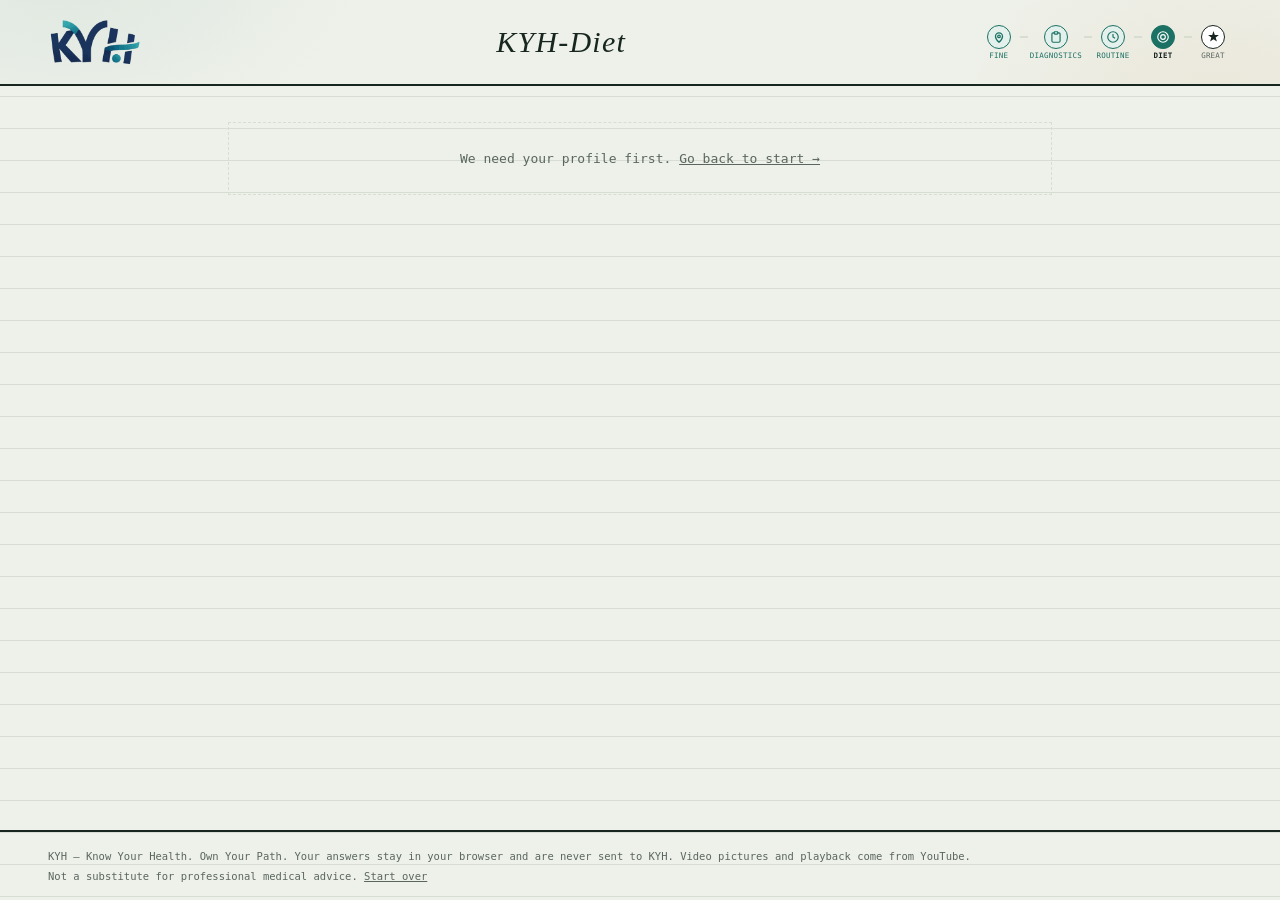
<file: diet.html>
<!DOCTYPE html>
<html lang="en">
<head>
  <meta charset="UTF-8">
  <meta name="viewport" content="width=device-width, initial-scale=1.0">
  <meta name="description" content="Say how often you eat key food groups and which nutrients you get, to find the dietary gaps worth raising with your doctor.">
  <title>Your diet: food and nutrient check — KYH</title>
  <link rel="stylesheet" href="shared/styles.css?v=20261017-7e88c5c">
<!-- share:start -->
<meta name="robots" content="noindex, follow">
<link rel="icon" href="shared/assets/kyh_logo_final.png?v=20261017-7e88c5c">
<meta name="theme-color" content="#1f7a6d">
<meta property="og:type" content="website">
<meta property="og:locale" content="en_IN">
<meta property="og:site_name" content="KYH — Know Your Health">
<meta property="og:title" content="Your diet: food and nutrient check — KYH">
<meta property="og:description" content="Say how often you eat key food groups and which nutrients you get, to find the dietary gaps worth raising with your doctor.">
<meta property="og:url" content="https://vividnova.com/3DHealth/diet.html">
<meta property="og:image" content="https://vividnova.com/3DHealth/shared/assets/og-image.png?v=20261017-7e88c5c">
<meta property="og:image:width" content="1200">
<meta property="og:image:height" content="630">
<meta property="og:image:alt" content="KYH — Know Your Health">
<meta name="twitter:card" content="summary_large_image">
<!-- share:end -->
</head>
<body>

<header class="masthead" id="app-header"></header>

<main id="main-content">
  <div class="empty-state">Loading…</div>
</main>

<footer id="app-footer"></footer>

<script src="shared/utils.js?v=20261017-7e88c5c"></script>
<script src="shared/data.diet.js?v=20261017-7e88c5c"></script>
<script>
const state   = loadState() || {};
const profile = state.profile || {};
const routine = state.routine || {};
const userSymptoms = profile.symptoms || [];

renderHeader('diet', 'KYH-Diet');
renderFooter()

// Restore any previous diet answers for this session
let dietState = Object.assign({
  type: profile.dietType || "",
  cuisine: profile.cuisine || "",
  frequency: {},
  intake: {},  // { [nutrient]: { meeting: "yes"|"partial"|"no" } }
  priorities: [],
  target: null
}, state.diet || {});
// Dietary & cuisine preference now live on the Profile step — always trust
// the profile value over anything stale saved earlier in diet state.
if (profile.dietType) dietState.type = profile.dietType;
if (profile.cuisine)  dietState.cuisine = profile.cuisine;

function saveDietProgress() {
  const next = Object.assign({}, state, { diet: dietState });
  persistState(next);
}

function getExamples(nutrientName) {
  const diet = dietState.type || "Vegetarian";
  const cuisine = dietState.cuisine || "Indian";

  const base = (window.PREF_FOOD_EXAMPLES?.[diet] || {})[nutrientName] || "";
  const extra = (window.CUISINE_EXTRAS?.[cuisine]?.[diet] || {})[nutrientName] || "";

  if (extra) return extra;  // diet-specific regional wins
  return base;
}

function scoreNutrient(n) {
  let score = 0;
  const matched = (n.symptoms || []).filter(s => userSymptoms.includes(s));
  score += matched.length * 12;

  const userProfiles = deriveRiskCategories(profile).cats;
  score += (n.profile || "").split(";").filter(p => userProfiles.includes(p.trim())).length * 8;

  Object.entries(dietState.frequency || {}).forEach(([id, freq]) => {
    const marker = (window.FOOD_QUALITY || []).find(f => f.id === id);
    if (!marker) return;
    if (marker.type === "protective" && (freq === "Rarely" || freq === "1-2x/Wk")) {
      if (marker.nutrientsBoosted.includes(n.nutrient)) score += 5;
    }
    if (marker.type === "harmful" && (freq === "Daily" || freq === "3-5x/Wk")) {
      if (n.nutrient === "Added Sugars / Refined Carbohydrates") score += 11;
    }
  });

  if (isCurrentUse(profile.alcohol) &&
      ["Magnesium","Vitamin B12","Zinc","Protein"].includes(n.nutrient)) score += 4;
  if (isCurrentUse(profile.smoking) &&
      ["Zinc","Omega-3 (EPA/DHA)"].includes(n.nutrient)) score += 3;
  const bmiKind = bmiClass(profile.bmi, profile);
  if ((bmiKind === 'over' || bmiKind === 'obese') &&
      ["Protein","Fibre","Magnesium","Chromium","Omega-3 (EPA/DHA)","Added Sugars / Refined Carbohydrates"].includes(n.nutrient)) score += 6;

  return { score, matched };
}

/* ---------- Render page ---------- */
function renderPage() {
  if (!profile.sex) {
    document.getElementById("main-content").innerHTML =
      `<div class="empty-state">We need your profile first. <a href="profile.html">Go back to start →</a></div>`;
    return;
  }
  if (!profile.dietType || !profile.cuisine) {
    document.getElementById("main-content").innerHTML =
      `<div class="empty-state">We need your dietary &amp; cuisine preference first. <a href="profile.html">Go back to Profile →</a></div>`;
    return;
  }

  const main = document.getElementById("main-content");
  main.innerHTML = `
    <p class="lede" style="margin-bottom:28px;">
      Based on your symptoms, body composition, routine and preferences we prioritise the nutrients that matter most for you right now.
    </p>

    <div class="note-block" style="margin-bottom:28px;">
      <span class="k">Dietary &amp; cuisine preference</span>
      <div style="margin-top:6px;font-size:14px;">
        <b>${esc(profile.dietType)}</b> &middot; <b>${esc(profile.cuisine)}</b>
        &nbsp;&mdash;&nbsp;<a href="profile.html">change on Profile →</a>
      </div>
    </div>

    <div class="cat-title">Food Quality Markers</div>
    <p class="lede" style="font-size:14px; margin-bottom:16px;">How often do you consume these?</p>
    <div id="markers-container" style="margin-bottom:36px;"></div>

    <div class="cat-title">Nutrient Priorities</div>
    <p class="lede" style="font-size:14px; margin-bottom:16px;" id="priority-meta">Ranked for you</p>
    <div id="soft-gate-banner" style="display:none; border:2px solid var(--amber); background:var(--amber-soft); padding:16px 18px; margin-bottom:28px; color:#5a3d1c;" role="status">
      <div style="font-family:var(--mono);font-size:10px;letter-spacing:.08em;text-transform:uppercase;color:var(--amber);margin-bottom:6px;">A few nutrients unanswered</div>
      <div style="font-size:14px;line-height:1.6;">
        Your answers tell us which nutrients are already covered vs. where the real gaps are &mdash;
        the more you fill in, the more focused your dietary priorities become.
      </div>
      <div style="margin-top:10px;">
        <a href="#" id="soft-gate-continue-link" style="font-family:var(--mono);font-size:11px;letter-spacing:.06em;text-transform:uppercase;color:var(--amber);text-decoration:underline;">
          That&rsquo;s fine &mdash; continue anyway &rarr;
        </a>
      </div>
    </div>
    <div id="nutrient-list"></div>

    <div class="page-footer-nav">
      <a href="routine-plan.html" class="btn secondary">← Back</a>
      <span id="answer-counter" style="font-family:var(--mono);font-size:12px;color:var(--muted);margin:0 14px;white-space:nowrap;"></span>
      <button type="button" class="btn" id="continue-btn">Synthesize Diet →</button>
    </div>
  `;

  // Food Quality Matrix
  renderFrequencyMatrix();
  // Nutrient cards
  renderNutrients();

  // Frequency matrix change
 document.getElementById("markers-container").addEventListener("change", e => {
    const foodId = e.target.dataset.food;
    if (!foodId) return;

    if (e.target.type === "radio" || e.target.tagName === "SELECT") {
    dietState.frequency[foodId] = e.target.value;
    saveDietProgress();
    renderNutrients();
    }
 });

  // Soft gate: live answer counter + two-click confirm (nutrient cards)
  let confirmPending = false;
  function countNutrientAnswered() {
    return [...document.querySelectorAll('#nutrient-list .test-card')]
      .filter(card => card.querySelector('input[type=radio]:checked')).length;
  }
  function updateCounter() {
    const n = countNutrientAnswered();
    const total = document.querySelectorAll('#nutrient-list .test-card').length;
    const el = document.getElementById('answer-counter');
    const btn = document.getElementById('continue-btn');
    if (!el || !total) return;
    el.textContent = n === total ? '' : `${n} of ${total} answered`;
    el.style.color = 'var(--muted)';
    el.style.fontWeight = '';
    el.style.fontSize = '12px';
    confirmPending = false;
    btn.textContent = 'Synthesize Diet \u2192';
    document.querySelectorAll('#nutrient-list .test-card.card-needs-answer').forEach(c => c.classList.remove('card-needs-answer'));
    const banner = document.getElementById('soft-gate-banner');
    if (banner) banner.style.display = 'none';
  }
  updateCounter();

  function proceedToNext() {
    const rb = resolveDailyBurn(routine, profile);
    const estBurn = rb.burn;
    const { cal: targetCal, factor, floored, lowBurn, floorKcal } = estimateTargetCalories(estBurn, profile);
    const waterL = estimateWaterLiters(profile, estBurn);
    dietState.target = {
      cal: targetCal,
      waterL: waterL,
      factor: factor,
      note: `Burn ~${estBurn.toLocaleString()} kcal${rb.assumed ? ' (assumed, routine not confirmed)' : ''} \u00d7 ${factor} (body-composition adjusted)`,
      burnAssumed: rb.assumed,
      floored: floored, lowBurn: lowBurn, floorKcal: floorKcal
    };
    dietState.priorities = (window.NUTRIENTS || [])
      .map(n => ({ ...n, ...scoreNutrient(n) }))
      .sort((a, b) => b.score - a.score)
      .slice(0, 10);
    goTo("diet-synthesis.html", Object.assign({}, state, { diet: dietState }));
  }

  document.getElementById('soft-gate-continue-link').addEventListener('click', e => {
    e.preventDefault();
    proceedToNext();
  });

  // Continue
  document.getElementById('continue-btn').addEventListener('click', () => {
    // Food quality markers are required — they feed the scoring algorithm
    if (Object.keys(dietState.frequency || {}).length < (window.FOOD_QUALITY || []).length) {
      const el = document.getElementById('answer-counter');
      el.textContent = 'Please answer all Food Quality markers.';
      el.style.color = 'var(--rose)';
      el.style.fontWeight = '600';
      el.style.fontSize = '13px';
      document.querySelector('#markers-container').scrollIntoView({ behavior: 'smooth', block: 'start' });
      return;
    }

    const n = countNutrientAnswered();
    const total = document.querySelectorAll('#nutrient-list .test-card').length;
    if (n < total && !confirmPending) {
      confirmPending = true;
      const banner = document.getElementById('soft-gate-banner');
      banner.style.display = '';
      banner.scrollIntoView({ behavior: 'smooth', block: 'start' });
      const el = document.getElementById('answer-counter');
      el.textContent = `${n} of ${total} answered`;
      el.style.color = 'var(--amber)';
      el.style.fontWeight = '600';
      el.style.fontSize = '12px';
      document.getElementById('continue-btn').textContent = 'Continue anyway \u2192';
      const unanswered = [...document.querySelectorAll('#nutrient-list .test-card')]
        .filter(card => !card.querySelector('input[type=radio]:checked'));
      unanswered.forEach(card => {
        card.classList.remove('card-needs-answer');
        void card.offsetWidth;
        card.classList.add('card-needs-answer');
      });
      return;
    }
    proceedToNext();
  });
}

function renderFrequencyMatrix() {
  const foods = window.FOOD_QUALITY || [];
  const freqs = window.FOOD_QUALITY_OPTIONS || ["Daily", "3-5x/Wk", "1-2x/Wk", "Rarely"];

  // ----- Desktop: radio matrix (unchanged) -----
  let tableHtml = `
    <div class="fq-matrix-wrapper fq-desktop-only">
      <table class="fq-matrix">
        <thead>
          <tr>
            <th>Frequency</th>
            ${foods.map(f => `<th>${f.label}</th>`).join("")}
          </tr>
        </thead>
        <tbody>
  `;
  freqs.forEach(freq => {
    tableHtml += `<tr><th scope="row">${freq}</th>`;
    foods.forEach(food => {
      const checked = dietState.frequency[food.id] === freq ? "checked" : "";
      tableHtml += `
        <td>
          <input type="radio"
                 name="fq_${food.id}"
                 value="${freq}"
                 data-food="${food.id}"
                 ${checked}
                 aria-label="${freq} for ${food.label}">
        </td>`;
    });
    tableHtml += `</tr>`;
  });
  tableHtml += `</tbody></table></div>`;

  // ----- Mobile: one row per food + frequency dropdown -----
  let mobileHtml = `<div class="fq-mobile-list fq-mobile-only">`;
  foods.forEach(food => {
    const current = dietState.frequency[food.id] || "";
    const options = freqs.map(f =>
      `<option value="${f}" ${current === f ? "selected" : ""}>${f}</option>`
    ).join("");

    mobileHtml += `
      <div class="fq-mobile-row">
        <label class="fq-mobile-label" for="fq-sel-${food.id}">${food.label}</label>
        <select id="fq-sel-${food.id}"
                class="fq-mobile-select"
                data-food="${food.id}">
          <option value="">How often?</option>
          ${options}
        </select>
      </div>`;
  });
  mobileHtml += `</div>`;

  document.getElementById("markers-container").innerHTML = tableHtml + mobileHtml;
}

function renderNutrients() {
  const list = document.getElementById("nutrient-list");
  if (!list) return;

  const estBurn = resolveDailyBurn(routine, profile).burn;

  const ranked = (window.NUTRIENTS || [])
    .map(n => ({ ...n, ...scoreNutrient(n) }))
    .sort((a, b) => b.score - a.score)
    .slice(0, 10);

  const matchedCount = ranked.filter(n => n.matched.length > 0).length;
  const meta = document.getElementById("priority-meta");
  if (meta) {
    meta.textContent = `${ranked.length} nutrients prioritised · ${matchedCount} matched to your symptoms`;
  }

  list.innerHTML = ranked.map((n, idx) => {
    const isLimit = n.direction === "limit";
    const examples = getExamples(n.nutrient);
    const tagClass = isLimit ? "due" : (n.matched.length ? "ok" : "");
    const tagText  = isLimit ? "LIMIT"
      : (n.matched.length ? "MATCHES: " + n.matched.slice(0, 2).join(", ").toUpperCase() : "BASELINE");

    const current = dietState.intake?.[n.nutrient] || {};
    // migrate old tracking → meeting if needed
    const meeting = current.meeting
      || (current.tracking === "yes" ? "yes" : current.tracking === "no" ? "no" : "");

    const targetLabel = isLimit
      ? null
      : nutrientTargetLabel(n.nutrient, profile, estBurn);

    const promptLabel = isLimit
      ? "KEEPING THIS LIMITED?"
      : (targetLabel ? "ARE YOU MEETING THIS?" : "CURRENT INTAKE?");

    const targetHtml = targetLabel
      ? `<div style="margin-top:8px;font-size:13px;">
           <b>Target:</b> ${targetLabel}
           <span style="font-size:11px;color:var(--ink-soft);"> (guide)</span>
         </div>`
      : "";

    return `
      <div class="test-card" data-nutrient="${n.nutrient}">
        <div class="head">
          <div>
            <div class="name">${idx + 1}. ${n.nutrient}</div>
            <div class="test-desc">${n.note}</div>
            <div class="symptom"><b>Watch for:</b> ${(n.symptoms || []).slice(0, 5).join(", ")}</div>
            ${examples ? `
              <div style="margin-top:8px;padding:8px 10px;background:var(--paper);border-radius:4px;font-size:12.5px;">
                <b style="color:var(--teal);">Examples:</b> ${examples}
              </div>` : ""}
            ${targetHtml}
          </div>
          <span class="tag ${tagClass}">${tagText}</span>
        </div>

        <div class="answers">
          <span style="font-family:var(--mono);font-size:11px;color:var(--muted);letter-spacing:.04em;">
            ${promptLabel}
          </span>
          <div class="radio-pair">
            <input type="radio" name="meet_${idx}" id="meet_${idx}_yes" value="yes"
              ${meeting === "yes" ? "checked" : ""}>
            <label for="meet_${idx}_yes">Yes</label>
            <input type="radio" name="meet_${idx}" id="meet_${idx}_partial" value="partial"
              ${meeting === "partial" ? "checked" : ""}>
            <label for="meet_${idx}_partial">Partially</label>
            <input type="radio" name="meet_${idx}" id="meet_${idx}_no" value="no"
              ${meeting === "no" ? "checked" : ""}>
            <label for="meet_${idx}_no">No</label>
          </div>
        </div>
      </div>
    `;
  }).join("");

  list.querySelectorAll(".radio-pair input").forEach(radio => {
    radio.addEventListener("change", function () {
      const card = this.closest(".test-card");
      const nutrient = card.dataset.nutrient;
      if (!dietState.intake) dietState.intake = {};
      dietState.intake[nutrient] = { meeting: this.value };
      saveDietProgress();
      if (typeof updateCounter === 'function') updateCounter();
    });
  });

  // Refresh live counter after nutrient list re-renders
  if (typeof updateCounter === 'function') updateCounter();
}

renderPage();
</script>
</body>
</html>
</file>
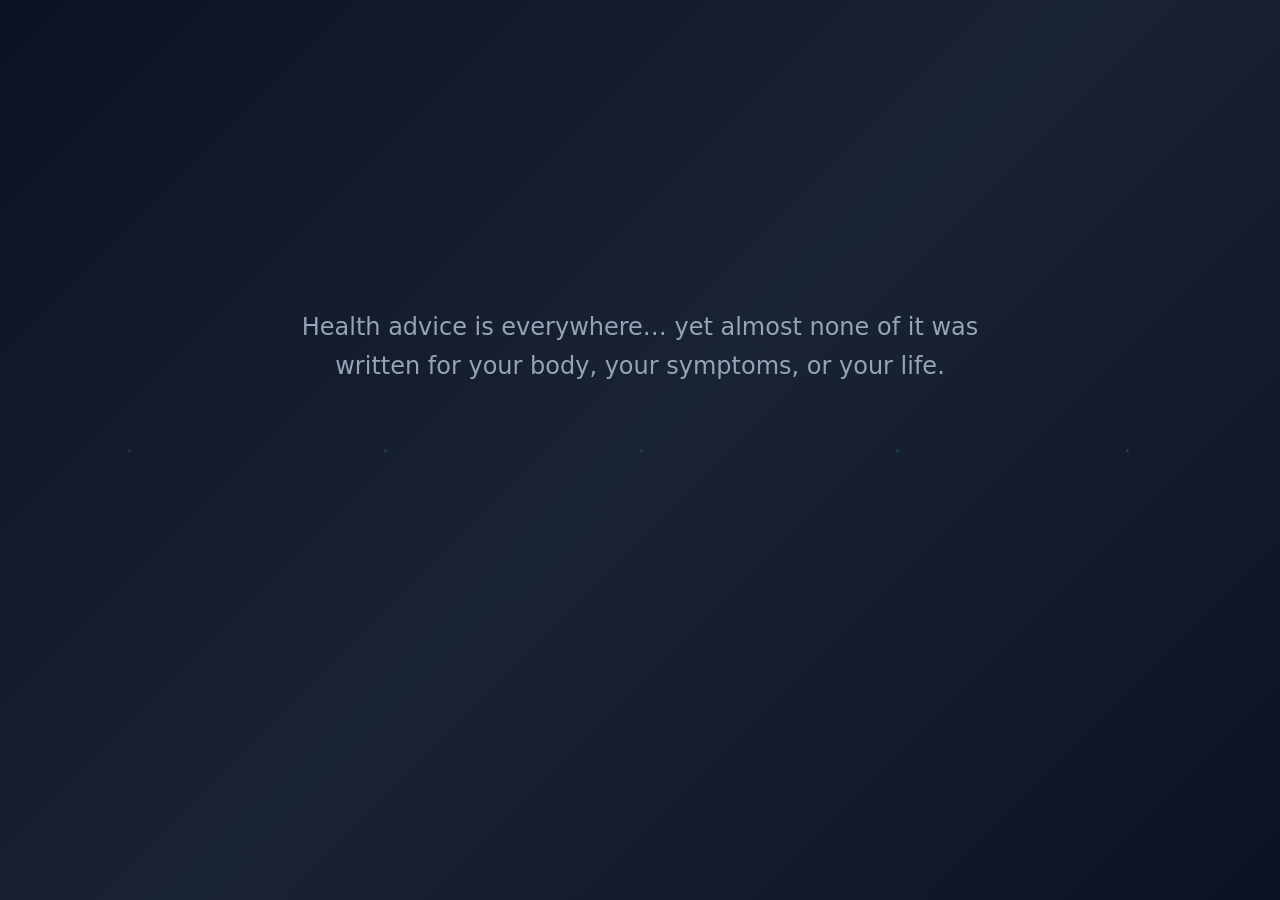
<file: kyf_teaser.html>
﻿<!DOCTYPE html>
<html lang="en">
  <head>
    <meta charset="UTF-8">
      <meta name="viewport" content="width=device-width, initial-scale=1.0">
        <title>KYH — Know Your Health: a short walkthrough</title>
<meta name="description" content="Watch a short walkthrough of KYH, the private self-check that helps you prepare for your doctor&#x27;s visit, then start your own.">
        <style>
          * {
          margin: 0;
          padding: 0;
          box-sizing: border-box;
          }

          body {
          height: 100vh;
          display: flex;
          align-items: center;
          justify-content: center;
          background: linear-gradient(135deg, #0c1222 0%, #1a2332 50%, #0c1222 100%);
          font-family: 'Segoe UI', system-ui, -apple-system, sans-serif;
          color: #f1f5f9;
          overflow: hidden;
          position: relative;
          }

          .particle {
          position: absolute;
          width: 3px;
          height: 3px;
          background: rgba(45, 212, 191, 0.22);
          border-radius: 50%;
          animation: float 22s infinite linear;
          }

          @keyframes float {
          0% { transform: translateY(100vh) scale(0); opacity: 0; }
          20% { opacity: 0.3; }
          80% { opacity: 0.3; }
          100% { transform: translateY(-60vh) scale(1.5); opacity: 0; }
          }

          .container {
          width: 100%;
          max-width: 900px;
          padding: 20px 30px;
          text-align: center;
          position: relative;
          z-index: 10;
          height: 100%;
          display: flex;
          flex-direction: column;
          align-items: center;
          justify-content: center;
          }

          .stage {
          position: absolute;
          width: 100%;
          max-width: 820px;
          opacity: 0;
          transform: translateY(20px);
          transition: all 1.5s cubic-bezier(0.22, 1, 0.36, 1);
          pointer-events: none;
          }

          .stage.active {
          opacity: 1;
          transform: translateY(0);
          }

          .stage.fade-out {
          opacity: 0;
          transform: translateY(-20px);
          }

          .statement {
          font-size: 1.5rem;
          color: #94a3b8;
          max-width: 680px;
          margin: 0 auto 28px;
          line-height: 1.65;
          opacity: 0;
          transform: translateY(12px);
          transition: all 1.2s ease;
          }

          .statement.show {
          opacity: 1;
          transform: translateY(0);
          }

          .big-question {
          font-size: clamp(1.7rem, 4.1vw, 2.55rem);
          font-weight: 400;
          line-height: 1.45;
          opacity: 0;
          transform: translateY(18px);
          transition: all 1.3s ease;
          }

          .big-question.show {
          opacity: 1;
          transform: translateY(0);
          }

          .big-question strong {
          color: #2dd4bf;
          font-weight: 600;
          }

          .final {
          opacity: 0;
          transform: translateY(30px);
          transition: all 1.6s ease;
          }

          .final.show {
          opacity: 1;
          transform: translateY(0);
          }

          .final h1 {
          font-size: clamp(2.4rem, 5.4vw, 3.5rem);
          font-weight: 500;
          margin-bottom: 14px;
          letter-spacing: -0.8px;
          }

          .final h1 span {
          color: #2dd4bf;
          }

          .final .tagline {
          font-size: 1.3rem;
          color: #94a3b8;
          margin-bottom: 40px;
          font-weight: 400;
          letter-spacing: 0.3px;
          }

          .cta {
          display: inline-block;
          padding: 16px 44px;
          background: linear-gradient(135deg, #0d9488, #14b8a6);
          color: white;
          font-size: 1.15rem;
          font-weight: 600;
          text-decoration: none;
          border-radius: 50px;
          box-shadow: 0 12px 35px rgba(13, 148, 136, 0.4);
          transition: all 0.3s ease;
          }

          .cta:hover {
          transform: translateY(-3px);
          box-shadow: 0 18px 45px rgba(13, 148, 136, 0.55);
          }

          .glow {
          position: absolute;
          width: 560px;
          height: 560px;
          background: radial-gradient(circle, rgba(45, 212, 191, 0.1) 0%, transparent 70%);
          top: 50%;
          left: 50%;
          transform: translate(-50%, -50%);
          z-index: 1;
          pointer-events: none;
          opacity: 0;
          transition: opacity 1.6s ease;
          }

          .glow.show {
          opacity: 1;
          }
        </style>
      <!-- share:start -->
<meta name="robots" content="noindex, follow">
<link rel="icon" href="shared/assets/kyh_logo_final.png?v=20261017-7e88c5c">
<meta name="theme-color" content="#1f7a6d">
<meta property="og:type" content="website">
<meta property="og:locale" content="en_IN">
<meta property="og:site_name" content="KYH — Know Your Health">
<meta property="og:title" content="KYH — Know Your Health: a short walkthrough">
<meta property="og:description" content="Watch a short walkthrough of KYH, the private self-check that helps you prepare for your doctor&#x27;s visit, then start your own.">
<meta property="og:url" content="https://vividnova.com/3DHealth/kyf_teaser.html">
<meta property="og:image" content="https://vividnova.com/3DHealth/shared/assets/og-image.png?v=20261017-7e88c5c">
<meta property="og:image:width" content="1200">
<meta property="og:image:height" content="630">
<meta property="og:image:alt" content="KYH — Know Your Health">
<meta name="twitter:card" content="summary_large_image">
<!-- share:end -->
</head>
  <body>

    <div class="particle" style="left: 10%; animation-delay: 0s;"></div>
    <div class="particle" style="left: 30%; animation-delay: 5s;"></div>
    <div class="particle" style="left: 50%; animation-delay: 2.5s;"></div>
    <div class="particle" style="left: 70%; animation-delay: 7s;"></div>
    <div class="particle" style="left: 88%; animation-delay: 3.5s;"></div>

    <div class="glow" id="glow"></div>

    <div class="container">

      <!-- Stage 1 -->
      <div class="stage" id="stage1">
        <div class="statement" id="stmt1">
          Health advice is everywhere… yet almost none of it was written for your body, your symptoms, or your life.
        </div>
        <div class="big-question" id="q1">
          How do you <strong>Know</strong> what is actually good<br>
            in <em>your</em> context?
          </div>
      </div>

      <!-- Stage 2 -->
      <div class="stage" id="stage2">
        <div class="statement" id="stmt2">
          Generic lists and one-size-fits-all plans leave you guessing what truly belongs to you.
        </div>
        <div class="big-question" id="q2">
          How do you know which is truly <strong>Your</strong> path?
        </div>
      </div>

      <!-- Stage 3 -->
      <div class="stage" id="stage3">
        <div class="statement" id="stmt3">
          Health is wealth — built from the lab tests you need, the movement you do, and the diet you follow.
        </div>
        <div class="big-question" id="q3">
          It is imperative that you know your <strong>Health</strong><br>more intimately than casually.
      
        </div>
      </div>

      <!-- Final -->
      <div class="final" id="final">
        <h1>
          Know <span>Your</span> Health
        </h1>
        <div class="tagline">Personalized path to your wellness</div>
        <a href="https://vividnova.com/3DHealth/" class="cta" target="_blank">
          Begin with KYH →
        </a>
      </div>

    </div>

    <script>
      // Very slow, comfortable reading pace

      // ===== STAGE 1 =====
      setTimeout(() => {
      document.getElementById('stage1').classList.add('active');
      document.getElementById('stmt1').classList.add('show');
      }, 800);

      setTimeout(() => {
      document.getElementById('q1').classList.add('show');
      }, 3200);

      // ===== STAGE 2 =====
      setTimeout(() => {
      document.getElementById('stage1').classList.add('fade-out');
      }, 9500);

      setTimeout(() => {
      document.getElementById('stage2').classList.add('active');
      document.getElementById('stmt2').classList.add('show');
      }, 11000);

      setTimeout(() => {
      document.getElementById('q2').classList.add('show');
      }, 13500);

      // ===== STAGE 3 =====
      setTimeout(() => {
      document.getElementById('stage2').classList.add('fade-out');
      }, 19500);

      setTimeout(() => {
      document.getElementById('stage3').classList.add('active');
      document.getElementById('stmt3').classList.add('show');
      }, 21000);

      setTimeout(() => {
      document.getElementById('q3').classList.add('show');
      }, 23800);

      // ===== FINAL =====
      setTimeout(() => {
      document.getElementById('stage3').classList.add('fade-out');
      }, 30500);

      setTimeout(() => {
      document.getElementById('final').classList.add('show');
      document.getElementById('glow').classList.add('show');
      }, 32200);
    </script>

  </body>
</html>
</file>
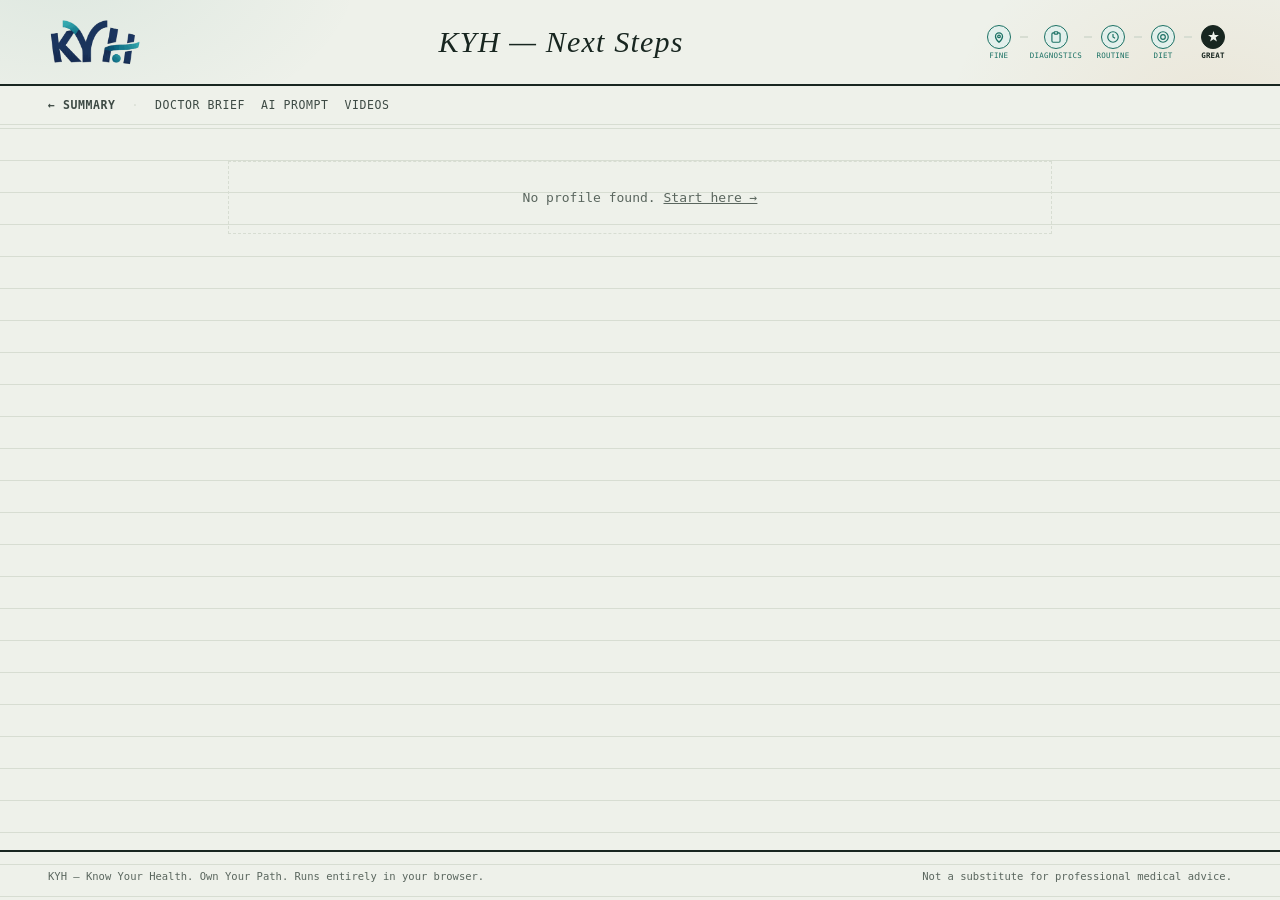
<file: nextsteps.html>
<!DOCTYPE html>
<html lang="en">
  <head>
    <meta charset="UTF-8">
      <meta name="viewport" content="width=device-width, initial-scale=1.0">
        <meta name="description" content="Turn your KYH findings into a one-page Doctor Brief, ready-to-copy AI prompts and learning videos matched to your context.">
          <title>Doctor Brief, AI prompts and videos — KYH</title>
          <link rel="stylesheet" href="shared/styles.css?v=20261017-7e88c5c">
            <style>
              .prompt-box {
              background: var(--panel);
              border: 1px solid var(--line);
              padding: 16px 18px;
              font-family: var(--mono);
              font-size: 12.5px;
              line-height: 1.55;
              white-space: pre-wrap;
              max-height: 320px;
              overflow-y: auto;
              margin-bottom: 12px;
              }
              .section-subnav {
              position: sticky;
              top: 0;
              z-index: 20;
              display: flex;
              align-items: center;
              gap: 16px;
              background: var(--paper);
              border-bottom: 1px solid var(--line);
              padding: 12px clamp(16px, 4vw, 48px);
              font-family: var(--mono);
              font-size: 11.5px;
              letter-spacing: .05em;
              text-transform: uppercase;
              }
              .subnav-back { color: var(--ink-soft); text-decoration: none; font-weight: 600; }
              .subnav-back:hover { color: var(--teal); }
              .subnav-sep { color: var(--line); }
              .subnav-link { color: var(--ink-soft); text-decoration: none; }
              .subnav-link:hover { color: var(--teal); }
              @media print { .section-subnav { display: none !important; } }
              .video-grid {
              display: grid;
              grid-template-columns: repeat(auto-fill, minmax(220px, 1fr));
              gap: 14px;
              margin-bottom: 16px;
              }
              .video-card {
              display: block;
              text-decoration: none;
              color: inherit;
              border: 1px solid var(--line);
              background: var(--panel);
              transition: border-color .15s;
              }
              .video-card:hover { border-color: var(--teal); }
              .video-thumb-wrap {
              position: relative;
              aspect-ratio: 16/9;
              background: var(--line);
              overflow: hidden;
              }
              .video-thumb-wrap img {
              width: 100%; height: 100%; object-fit: cover; display: block;
              }
              .video-duration {
              position: absolute; bottom: 6px; right: 6px;
              background: rgba(0,0,0,.75); color: #fff;
              font-family: var(--mono); font-size: 10px; padding: 2px 5px;
              }
              .video-title {
              font-size: 13px; font-weight: 600; padding: 10px 12px 4px;
              line-height: 1.35;
              }
              .video-tags { padding: 0 12px 12px; display: flex; flex-wrap: wrap; gap: 4px; }
              .video-source-title {
              font-family: var(--mono); font-size: 11px; letter-spacing: .08em;
              text-transform: uppercase; color: var(--muted); margin: 20px 0 10px;
              }
              #doctor, #ai, #learn { scroll-margin-top: 20px; }
            </style>
          <!-- share:start -->
<meta name="robots" content="noindex, follow">
<link rel="icon" href="shared/assets/kyh_logo_final.png?v=20261017-7e88c5c">
<meta name="theme-color" content="#1f7a6d">
<meta property="og:type" content="website">
<meta property="og:locale" content="en_IN">
<meta property="og:site_name" content="KYH — Know Your Health">
<meta property="og:title" content="Doctor Brief, AI prompts and videos — KYH">
<meta property="og:description" content="Turn your KYH findings into a one-page Doctor Brief, ready-to-copy AI prompts and learning videos matched to your context.">
<meta property="og:url" content="https://vividnova.com/3DHealth/nextsteps.html">
<meta property="og:image" content="https://vividnova.com/3DHealth/shared/assets/og-image.png?v=20261017-7e88c5c">
<meta property="og:image:width" content="1200">
<meta property="og:image:height" content="630">
<meta property="og:image:alt" content="KYH — Know Your Health">
<meta name="twitter:card" content="summary_large_image">
<!-- share:end -->
</head>
  <body>

    <header class="masthead" id="app-header"></header>

    <nav class="section-subnav no-print" id="section-subnav">
      <a href="summary.html" class="subnav-back">&larr; Summary</a>
      <span class="subnav-sep">&middot;</span>
      <a href="#doctor" class="subnav-link">Doctor Brief</a>
      <a href="#ai" class="subnav-link">AI Prompt</a>
      <a href="#learn" class="subnav-link">Videos</a>
    </nav>

    <main id="main-content">
      <div class="empty-state">Loading next steps…</div>
    </main>

    <footer>
      <span>KYH — Know Your Health. Own Your Path. Runs entirely in your browser.</span>
      <span>Not a substitute for professional medical advice.</span>
    </footer>

    <script src="shared/data.videos.sb.js?v=20261017-7e88c5c"></script>
    <script src="shared/data.videos.nbs.js?v=20261017-7e88c5c"></script>
    <script src="shared/drsk_video_data.js?v=20261017-7e88c5c"></script>
    <script src="shared/ayushyp_video_data.js?v=20261017-7e88c5c"></script>
    <script src="shared/curated_routine_video_data.js?v=20261017-7e88c5c"></script>
    <script src="shared/data.videotopics.js?v=20261017-7e88c5c"></script>
    <script src="shared/data.activities.js?v=20261017-7e88c5c"></script>
    <script src="shared/utils.js?v=20261017-7e88c5c"></script>
    <script src="shared/insights.js?v=20261017-7e88c5c"></script>
    <script src="shared/videomatch.js?v=20261017-7e88c5c"></script>
    <script>
      const state = loadState() || {};
      const profile = state.profile || {};
      const symptoms = profile.symptoms || [];

      renderHeader('great', 'KYH — Next Steps');
      const main = document.getElementById('main-content');

      /* ---------- Video matching: shared/videomatch.js ---------- */

function fmtDuration(sec) {
  if (!sec && sec !== 0) return '';
      const m = Math.floor(sec / 60), s = String(sec % 60).padStart(2, '0');
      return `${m}:${s}`;
      }

      function videoCardHtml(v) {
      const tagsHtml = (v._matched && v._matched.length)
      ? v._matched.slice(0, 3).map(t => `<span class="tag ok">${esc(t)}</span>`).join('')
      : `<span class="tag">Popular</span>`;
      return `
      <div class="video-card">
        <div class="video-thumb-wrap">
          <button type="button" class="video-play" data-vid="${esc(v.id)}" aria-label="Play video: ${esc(v.title)}">
            <img src="${esc(v.thumbnail)}" alt="" loading="lazy" referrerpolicy="no-referrer"
                 onerror="this.onerror=null; this.src='https://i.ytimg.com/vi/${esc(v.id)}/hqdefault.jpg';">
            <span class="video-playicon" aria-hidden="true">&#9654;</span>
            <span class="video-duration">${fmtDuration(v.duration)}</span>
          </button>
        </div>
        <div class="video-title">${esc(v.title)}</div>
        <div class="video-tags">${tagsHtml}</div>
        <a class="video-ext" href="${esc(v.url)}" target="_blank" rel="noopener">Open on YouTube &#8599;</a>
      </div>`;
      }

      function videoSourceBlockHtml(title, videos, idPrefix) {
      if (!videos.length) return '';
      const top  = videos.slice(0, 3);
      const rest = videos.slice(3, 12);
      return `
      <div class="video-source-title">${title}</div>
      <div class="video-grid">${top.map(videoCardHtml).join('')}</div>
      ${rest.length ? `
      <div class="video-grid" id="${idPrefix}-extra" style="display:none; margin-top:12px;">
        ${rest.map(videoCardHtml).join('')}
      </div>
      <button type="button" class="btn secondary" id="${idPrefix}-more-btn"
              data-count="${rest.length}" style="margin-bottom:20px;">
        Show ${rest.length} more, sorted by relevance ↓
      </button>
      ` : ''}`;
      }

      function wireVideoShowMore() {
      VIDEO_SOURCES.forEach(src => { const idPrefix = src.pfx;
      const btn = document.getElementById(idPrefix + '-more-btn');
      if (!btn) return;
      btn.addEventListener('click', () => {
      const extra = document.getElementById(idPrefix + '-extra');
      const showing = extra.style.display !== 'none';
      extra.style.display = showing ? 'none' : 'grid';
      btn.textContent = showing
      ? `Show ${btn.dataset.count} more, sorted by relevance ↓`
      : 'Show fewer ↑';
      });
      });
      }

      function render() {
      if (!profile.sex) {
      main.innerHTML = `<div class="empty-state">
        No profile found. <a href="profile.html">Start here →</a>
      </div>`;
      return;
      }

      const insights = typeof buildInsights === 'function' ? buildInsights(state) : [];
      const aiPrompt = typeof buildInsightAIPrompt === 'function'
      ? buildInsightAIPrompt(state, insights)
      : { full: '', header: '', sections: [] };
      const doctorItems = typeof buildInsightDoctorPrep === 'function'
      ? buildInsightDoctorPrep(insights)
      : [];

      const { symptomTags, contextTags } = deriveInterestTags(state);
      const pickedSources = VIDEO_SOURCES.map(src => ({ ...src, vids: pickTopVideos(window[src.globalVar], symptomTags, contextTags, 12) }));
      const anyVideos = pickedSources.some(src => src.vids.length);

      main.innerHTML = `
      <p class="lede" style="margin-bottom:28px;">
        Actions built from your insights — doctor prep, an AI prompt, and learning matched to your context.
      </p>

      <div class="cat-title" id="doctor">Prepare for your doctor consultation</div>
      <div class="note-block teal" style="margin-bottom:32px;">
        <span class="k">Bring this to your next visit</span>
        <ul style="margin:8px 0 0 18px; padding:0; line-height:1.65;">
          ${doctorItems.map(i => `<li>${esc(i)}</li>`).join('')}
        </ul>
      </div>

      <div class="cat-title" id="ai">AI action prompt</div>
      <p class="lede" style="font-size:14px; margin-bottom:16px;">
        Four ready-to-copy prompts, each starting from the same context. Pick the conversation you want to have.
      </p>

      <div class="field" style="max-width:440px; margin-bottom:16px;">
        <label class="intake-label" for="ai-prompt-select">Choose a prompt</label>
        <select id="ai-prompt-select">
          <option value="all">All three, with shared context</option>
          ${aiPrompt.sections.map(s => `<option value="${esc(s.key)}">${esc(s.label)}</option>`).join('')}
        </select>
      </div>

      <div class="prompt-box" id="ai-prompt-display" tabindex="0" role="region" aria-label="AI prompt text"></div>
      <button type="button" class="btn" id="copy-prompt-btn" style="margin:12px 0 36px;" aria-live="polite">Copy this prompt</button>

      <div class="cat-title" id="learn">Recommended videos</div>
      <p class="lede" style="font-size:14px; margin-bottom:8px;">
        Ranked by relevance to your symptoms and risk profile.
      </p>
      <p style="font-size:12.5px; color:var(--muted); margin:0 0 14px;">These are third-party videos from independent creators, shown for general education. They are not made or endorsed by KYH and are not a substitute for your doctor's advice. Video pictures are loaded from YouTube, so YouTube can see which videos are shown here; KYH itself does not.</p>
      ${pickedSources.map(src => videoSourceBlockHtml(src.label, src.vids, src.pfx)).join('')}
      ${!anyVideos ? `
      <p class="lede" style="color:var(--muted);">No videos in our library match your answers yet.</p>
      ` : ''}

      <div class="page-footer-nav" style="margin-top:48px;">
        <a href="summary.html" class="btn secondary">← Back to Summary</a>
        <a href="index.html" class="btn">Done</a>
      </div>
      `;

      wireVideoShowMore();

      const AI_PROMPT_OPTIONS = { all: aiPrompt.full };
      aiPrompt.sections.forEach(s => { AI_PROMPT_OPTIONS[s.key] = s.withContext; });

      const promptSelect = document.getElementById('ai-prompt-select');
      const promptDisplay = document.getElementById('ai-prompt-display');
      function renderSelectedPrompt() {
      if (!promptSelect || !promptDisplay) return;
      promptDisplay.textContent = AI_PROMPT_OPTIONS[promptSelect.value] || '';
      }
      if (promptSelect) {
      promptSelect.addEventListener('change', renderSelectedPrompt);
      renderSelectedPrompt();
      }

      const copyBtn = document.getElementById('copy-prompt-btn');
      if (copyBtn) {
      copyBtn.addEventListener('click', () => {
      const text = AI_PROMPT_OPTIONS[promptSelect ? promptSelect.value : 'all'] || '';
      navigator.clipboard.writeText(text).then(() => {
      copyBtn.textContent = 'Copied ✓';
      setTimeout(() => { copyBtn.textContent = 'Copy this prompt'; }, 2000);
      });
      });
      }

      // Honour deep links from summary cards
      // The hash may briefly hold a state payload (#d=...), which is not a valid
      // selector, so only honour plain anchor ids.
      const anchorId = location.hash.replace(/^#/, '');
      if (/^[A-Za-z][\w-]*$/.test(anchorId)) {
      const el = document.getElementById(anchorId);
      if (el) setTimeout(() => el.scrollIntoView({ behavior: 'smooth', block: 'start' }), 50);
      }
      }

      render();
    </script>
  </body>
</html>
</file>
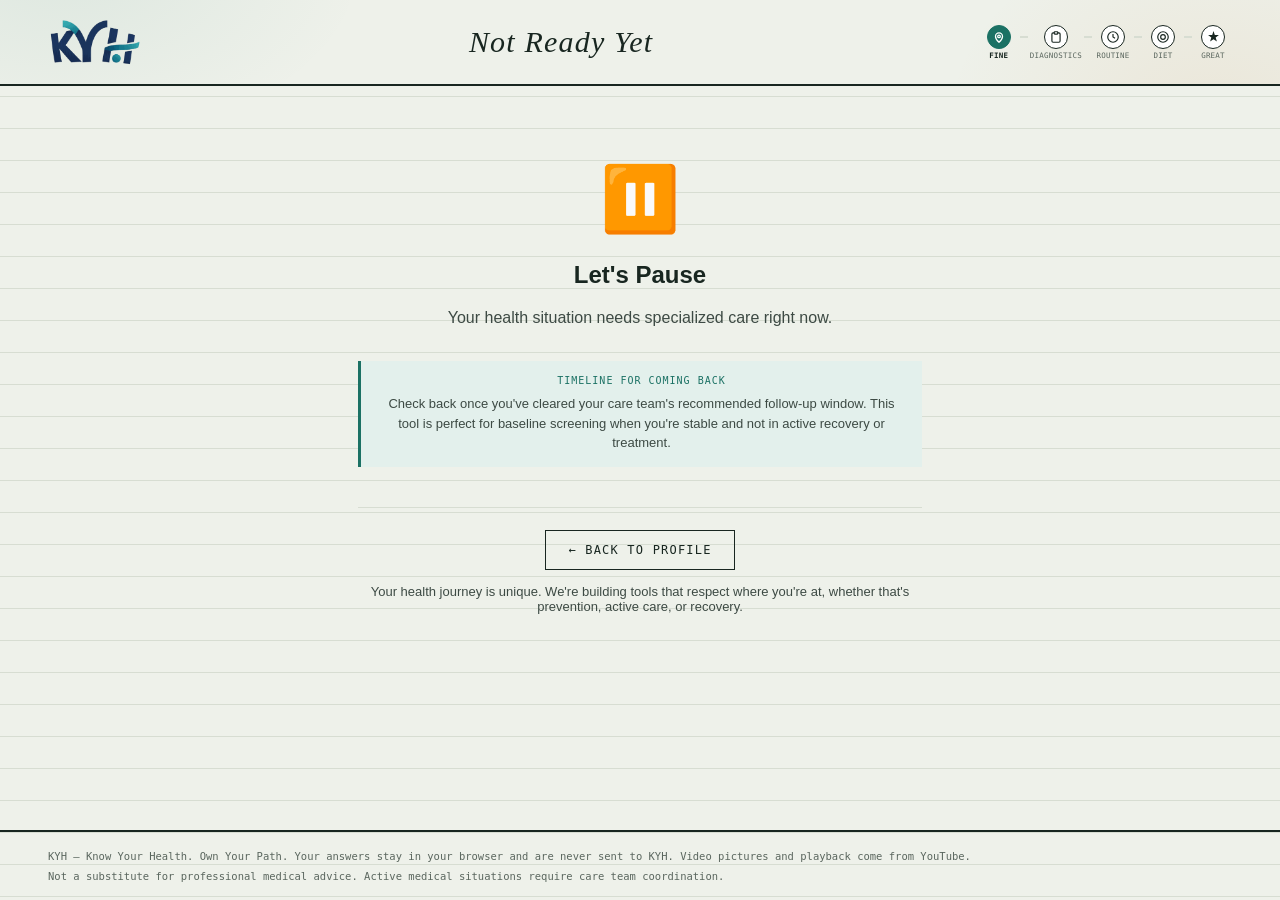
<file: not-ready.html>
<!DOCTYPE html>
<html lang="en">
<head>
<meta charset="UTF-8">
<meta name="viewport" content="width=device-width, initial-scale=1.0">
<meta name="description" content="KYH pauses for pregnancy and other special-care situations. Your doctor is the right guide; here is what to ask and why.">
<title>Not ready yet — KYH</title>
<link rel="stylesheet" href="shared/styles.css?v=20261017-7e88c5c">
<style>
.bailout-icon {
  font-size: 64px;
  margin-bottom: 24px;
  animation: pulse 2s ease-in-out infinite;
}
@keyframes pulse {
  0%, 100% { opacity: 1; }
  50% { opacity: 0.7; }
}
.reason-box {
  background: var(--bg-light);
  border-left: 4px solid var(--amber);
  padding: 20px;
  margin: 24px 0;
  border-radius: 6px;
  text-align: left;
}
.reason-box h3 {
  margin-top: 0;
  margin-bottom: 12px;
  color: var(--ink);
  font-size: 16px;
}
.reason-box p, .reason-box li {
  font-size: 14px;
  line-height: 1.6;
  color: var(--ink-soft);
  margin: 8px 0;
}
.reason-box ul {
  margin: 12px 0 0 20px;
  padding: 0;
}
.cta-block {
  background: linear-gradient(135deg, var(--teal-light, #e0f7f4) 0%, var(--bg-light) 100%);
  padding: 24px;
  border-radius: 8px;
  margin: 30px 0;
  text-align: left;
}
.cta-block h3 {
  margin-top: 0;
  margin-bottom: 12px;
  color: var(--ink);
  font-size: 16px;
}
.cta-block p {
  margin: 0;
  font-size: 14px;
  line-height: 1.6;
  color: var(--ink-soft);
}
</style>
<!-- share:start -->
<meta name="robots" content="noindex, follow">
<link rel="icon" href="shared/assets/kyh_logo_final.png?v=20261017-7e88c5c">
<meta name="theme-color" content="#1f7a6d">
<meta property="og:type" content="website">
<meta property="og:locale" content="en_IN">
<meta property="og:site_name" content="KYH — Know Your Health">
<meta property="og:title" content="Not ready yet — KYH">
<meta property="og:description" content="KYH pauses for pregnancy and other special-care situations. Your doctor is the right guide; here is what to ask and why.">
<meta property="og:url" content="https://vividnova.com/3DHealth/not-ready.html">
<meta property="og:image" content="https://vividnova.com/3DHealth/shared/assets/og-image.png?v=20261017-7e88c5c">
<meta property="og:image:width" content="1200">
<meta property="og:image:height" content="630">
<meta property="og:image:alt" content="KYH — Know Your Health">
<meta name="twitter:card" content="summary_large_image">
<!-- share:end -->
</head>
<body>

<header class="masthead" id="app-header"></header>

<main style="max-width:700px;">
  <section style="text-align:center; padding:40px 20px;">

    <div class="bailout-icon" id="bailout-icon">⏸️</div>

    <h1 id="bailout-title" style="margin-bottom:12px;">Let's Pause</h1>

    <p class="lede" id="bailout-subtitle" style="margin-bottom:30px; color:var(--ink-soft); font-size:16px;">
      Your health situation needs specialized care right now.
    </p>

    <!-- Pregnancy -->
    <div id="pregnancy-content" style="display:none;">
      <div class="reason-box">
        <h3 role="heading" aria-level="2">🤰 You're Expecting</h3>
        <p>Pregnancy transforms your entire health picture. Your labs, safety protocols, and screening needs are completely different—and specialized.</p>
        <ul>
          <li><strong>Different reference ranges:</strong> Hematocrit, glucose, hormones all shift during pregnancy</li>
          <li><strong>Contraindicated tests:</strong> Certain imaging and screenings must wait</li>
          <li><strong>Trimester-specific care:</strong> Each stage has its own protocol</li>
          <li><strong>Specialized screening:</strong> Gestational diabetes, preeclampsia, fetal development</li>
        </ul>
      </div>
      <div class="cta-block">
        <h3 role="heading" aria-level="2">Your prenatal team is the right guide</h3>
        <p>Your OB/GYN has the expertise to curate the perfect testing plan for your specific pregnancy. They know your individual risk factors and can time everything perfectly for you and your baby.</p>
      </div>
    </div>

    <!-- Recent Surgery -->
    <div id="surgery-content" style="display:none;">
      <div class="reason-box">
        <h3 role="heading" aria-level="2">🏥 Recent Surgery or Procedure</h3>
        <p>Your body is in active recovery mode. Lab work and assessments done too soon can give misleading results.</p>
        <ul>
          <li><strong>Immune markers</strong> are elevated during healing</li>
          <li><strong>Inflammation markers</strong> (CRP, ESR) will be artificially high</li>
          <li><strong>Blood counts</strong> may be recovering</li>
          <li><strong>Recovery timeline varies:</strong> 6–12 weeks for most procedures; major surgery may need longer</li>
        </ul>
      </div>
      <div class="cta-block">
        <h3 role="heading" aria-level="2">Talk to your surgical team</h3>
        <p>Ask when it's safe to do general health screening. Most surgeons recommend waiting at least 6–8 weeks post-op for routine labs to settle. Your surgical team knows your specific procedure and can give you the green light.</p>
      </div>
    </div>

    <!-- Recent Hospitalization -->
    <div id="hospitalization-content" style="display:none;">
      <div class="reason-box">
        <h3 role="heading" aria-level="2">🏨 Recent Hospital Stay</h3>
        <p>Your body has been through a significant medical event. Recovery labs should come from your care team, not a general assessment.</p>
        <ul>
          <li><strong>Your discharge summary</strong> includes a specific follow-up plan</li>
          <li><strong>Post-hospital labs</strong> are timed by your discharge team</li>
          <li><strong>Infection risk</strong> is still being monitored</li>
          <li><strong>Medication adjustments</strong> may still be happening</li>
        </ul>
      </div>
      <div class="cta-block">
        <h3 role="heading" aria-level="2">Follow your discharge plan</h3>
        <p>Your hospital gave you a post-discharge summary with specific lab timing and follow-up dates. Stick to that plan—it's custom-built for your recovery. Once you've cleared the recommended follow-up window (usually 2–6 weeks), you can come back here.</p>
      </div>
    </div>

    <!-- Active Treatment -->
    <div id="treatment-content" style="display:none;">
      <div class="reason-box">
        <h3 role="heading" aria-level="2">🩺 Under Active Medical Treatment</h3>
        <p>Right now, your care should stay coordinated with the doctors actively managing your condition.</p>
        <ul>
          <li><strong>Treatment timelines are specific:</strong> Labs during active care serve your treatment, not general assessment</li>
          <li><strong>Results can shift rapidly:</strong> What's true this week may not be true next week</li>
          <li><strong>Your doctors have context:</strong> They know your full medical story and goals</li>
          <li><strong>Overlap creates confusion:</strong> Multiple parallel assessments can muddy decision-making</li>
        </ul>
      </div>
      <div class="cta-block">
        <h3 role="heading" aria-level="2">Stay focused with your care team</h3>
        <p>Keep all your lab work and assessments flowing through your primary doctor or specialist. Once your active treatment phase ends and you've had a follow-up visit confirming stability, you can use this tool for a fresh baseline assessment.</p>
      </div>
    </div>

    <!-- New Medication -->
    <div id="medication-content" style="display:none;">
      <div class="reason-box">
        <h3 role="heading" aria-level="2">💊 Recently Started New Medication</h3>
        <p>Your body is still adjusting. Lab values and how you feel are both in flux, which means results won't be reliable yet.</p>
        <ul>
          <li><strong>Adjustment period varies:</strong> 2–12 weeks depending on the medication</li>
          <li><strong>Side effects settle over time:</strong> What feels bad now may improve</li>
          <li><strong>Your prescriber has timing:</strong> They know when to re-test you</li>
          <li><strong>Baseline labs matter:</strong> Before-and-after comparison is key</li>
        </ul>
      </div>
      <div class="cta-block">
        <h3 role="heading" aria-level="2">Let your prescriber guide the timeline</h3>
        <p>Ask your doctor when it's safe to do general health screening—usually 6–8 weeks after starting a new medication. They may want to re-draw your "baseline" labs at that point, which will give you the clearest picture of how the med is working.</p>
      </div>
    </div>

    <div class="note-block teal" style="margin:30px 0;">
      <span class="k">Timeline for coming back</span>
      <p style="font-size:13px; color:var(--ink-soft); margin:8px 0 0 0; line-height:1.5;">
        Check back once you've cleared your care team's recommended follow-up window. This tool is perfect for baseline screening when you're stable and not in active recovery or treatment.
      </p>
    </div>

    <div class="page-footer-nav" style="flex-direction:column; gap:14px; margin-top:40px;">
      <a href="profile.html" class="btn secondary">← Back to Profile</a>
      <p style="font-size:13px; color:var(--ink-soft); margin:0;">
        Your health journey is unique. We're building tools that respect where you're at, whether that's prevention, active care, or recovery.
      </p>
    </div>

  </section>
</main>

<footer>
  <span>KYH — Know Your Health. Own Your Path. Your answers stay in your browser and are never sent to KYH. Video pictures and playback come from YouTube.</span>
  <span>Not a substitute for professional medical advice. Active medical situations require care team coordination.</span>
</footer>

<script src="shared/utils.js?v=20261017-7e88c5c"></script>
<script>
renderHeader('fine', 'Not Ready Yet');

// Parse URL parameters to determine which bailout condition
// Read from the #fragment (legacy ?reason= links still work). See getUrlParam in utils.js.
const reason = getUrlParam('reason');

const icons = {
  'pregnancy': '🤰',
  'surgery': '🏥',
  'hospitalization': '🏨',
  'treatment': '🩺',
  'medication': '💊'
};

const titles = {
  'pregnancy': 'Congratulations!',
  'surgery': 'Healing in Progress',
  'hospitalization': 'Focus on Recovery',
  'treatment': 'Stay the Course',
  'medication': 'Let it Settle'
};

const subtitles = {
  'pregnancy': 'Your pregnancy deserves specialized care. We\'re gearing up for it.',
  'surgery': 'Your body is recovering. Let\'s wait for the right time.',
  'hospitalization': 'Post-hospital recovery needs your care team\'s guidance.',
  'treatment': 'Active medical care comes first. We\'ll be here when you\'re ready.',
  'medication': 'New medications need time to show their true effects.'
};

if (reason && icons[reason]) {
  document.getElementById('bailout-icon').textContent = icons[reason];
  document.getElementById('bailout-title').textContent = titles[reason];
  document.getElementById('bailout-subtitle').textContent = subtitles[reason];
  
  // Hide all content divs
  document.getElementById('pregnancy-content').style.display = 'none';
  document.getElementById('surgery-content').style.display = 'none';
  document.getElementById('hospitalization-content').style.display = 'none';
  document.getElementById('treatment-content').style.display = 'none';
  document.getElementById('medication-content').style.display = 'none';
  
  // Show the relevant content
  const contentId = reason + '-content';
  document.getElementById(contentId).style.display = 'block';
} else {
  // Fallback: show generic message
  document.getElementById('bailout-icon').textContent = '⏸️';
  document.getElementById('bailout-title').textContent = 'Let\'s Pause';
}
</script>

</body>
</html>
</file>
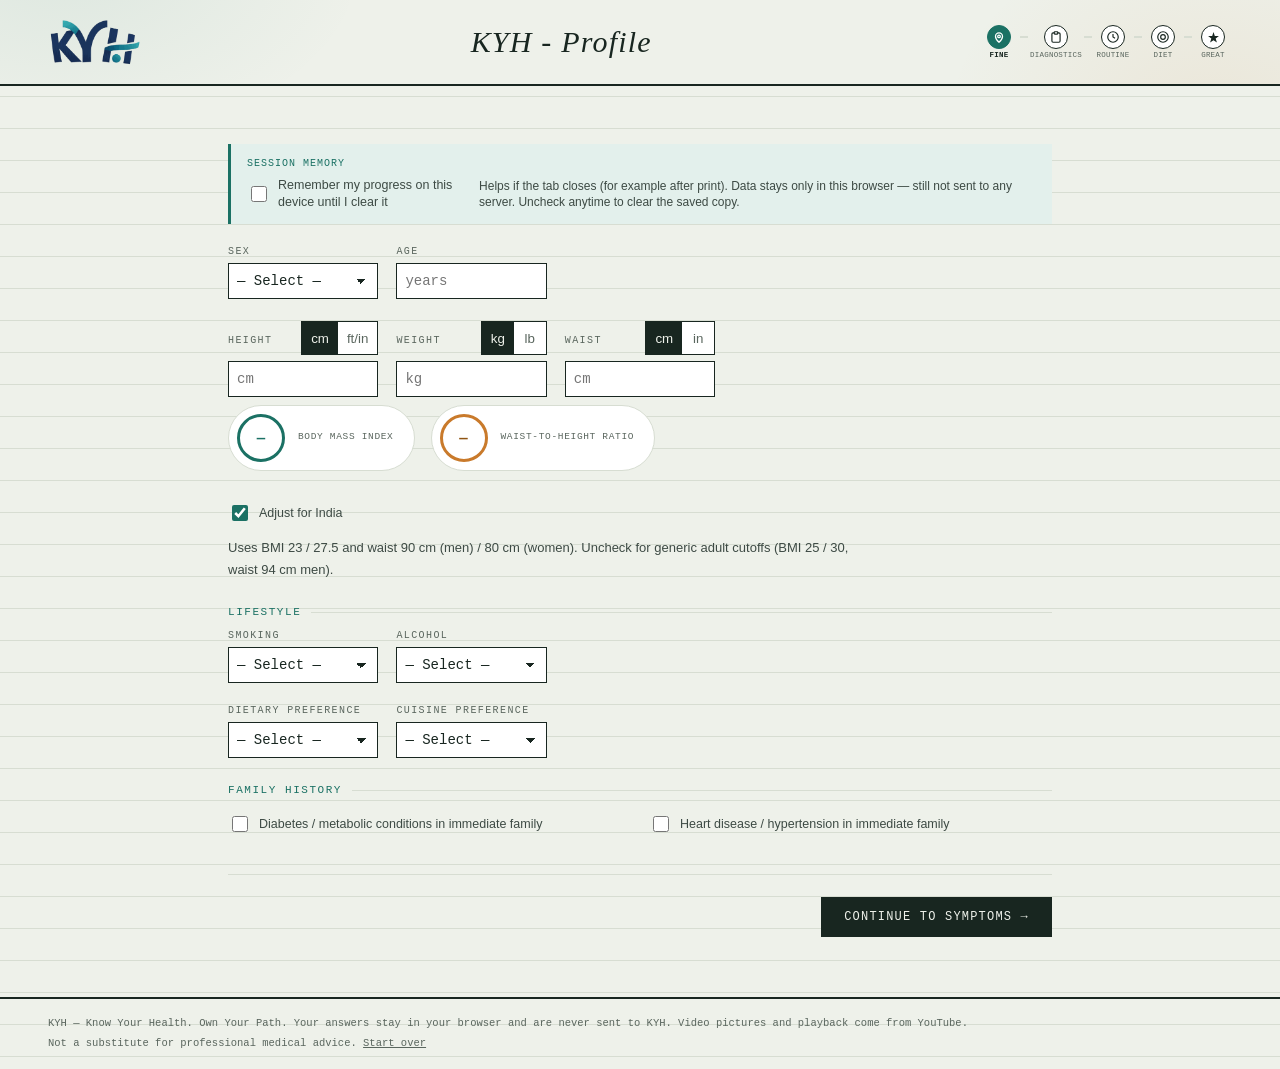
<file: profile.html>
<!DOCTYPE html>
<html lang="en">
<head>
<meta charset="UTF-8">
<meta name="viewport" content="width=device-width, initial-scale=1.0">
<meta name="description" content="Start your KYH self-check: enter your age, sex, height, weight and lifestyle to get tests, exercises and diet priorities matched to you. Stays in your browser.">
<title>Start your KYH health self-check — About you</title>
<link rel="stylesheet" href="shared/styles.css?v=20261017-7e88c5c">
<style>
.scope-panel { text-align:center; padding:40px 20px; max-width:700px; margin:0 auto; }
#scope-title:focus { outline: none; }
.scope-panel .bailout-icon { font-size:64px; margin-bottom:24px; }
.scope-panel .lede { margin-bottom:30px; color:var(--ink-soft); font-size:16px; }
.scope-panel .reason-box { background:var(--bg-light); border-left:4px solid var(--amber); padding:20px; margin:24px 0; border-radius:6px; text-align:left; }
.scope-panel .reason-box h3, .scope-panel .cta-block h3 { margin:0 0 12px 0; color:var(--ink); font-size:16px; }
.scope-panel .reason-box p, .scope-panel .reason-box li { font-size:14px; line-height:1.6; color:var(--ink-soft); margin:8px 0; }
.scope-panel .reason-box ul { margin:12px 0 0 20px; padding:0; }
.scope-panel .cta-block { background:linear-gradient(135deg, var(--teal-light, #e0f7f4) 0%, var(--bg-light) 100%); padding:24px; border-radius:8px; margin:30px 0; text-align:left; }
.scope-panel .cta-block p { margin:0; font-size:14px; line-height:1.6; color:var(--ink-soft); }
</style>
<!-- share:start -->
<meta name="robots" content="index, follow, max-image-preview:large">
<link rel="canonical" href="https://vividnova.com/3DHealth/profile.html">
<link rel="icon" href="shared/assets/kyh_logo_final.png?v=20261017-7e88c5c">
<meta name="theme-color" content="#1f7a6d">
<meta property="og:type" content="website">
<meta property="og:locale" content="en_IN">
<meta property="og:site_name" content="KYH — Know Your Health">
<meta property="og:title" content="Start your KYH health self-check — About you">
<meta property="og:description" content="Start your KYH self-check: enter your age, sex, height, weight and lifestyle to get tests, exercises and diet priorities matched to you. Stays in your browser.">
<meta property="og:url" content="https://vividnova.com/3DHealth/profile.html">
<meta property="og:image" content="https://vividnova.com/3DHealth/shared/assets/og-image.png?v=20261017-7e88c5c">
<meta property="og:image:width" content="1200">
<meta property="og:image:height" content="630">
<meta property="og:image:alt" content="KYH — Know Your Health">
<meta name="twitter:card" content="summary_large_image">
<!-- share:end -->
</head>
<body>

<header class="masthead" id="app-header"></header>

<main id="scope-main" style="display:none;max-width:700px;">
  <section class="scope-panel" role="alert" aria-live="assertive">
    <div class="bailout-icon" id="scope-icon">⏸️</div>
    <h1 id="scope-title" tabindex="-1" style="margin-bottom:12px;">Let's Pause</h1>
    <p class="lede" id="scope-subtitle"></p>

    <div id="scope-minor" style="display:none;">
      <div class="reason-box">
        <h3>🧒 KYH is built for adults (18+)</h3>
        <p>Children and teenagers are still growing, so their health picture is completely different &mdash; and needs a different kind of guidance.</p>
        <ul>
          <li><strong>Different reference ranges:</strong> Body measurements, blood values and hormones change through growth and puberty</li>
          <li><strong>Different screening:</strong> The tests and checks an adult needs are not the ones a growing body needs</li>
          <li><strong>Growth-based assessment:</strong> Height, weight and development are tracked on growth charts, not adult cut-offs</li>
          <li><strong>Different nutrition and activity needs:</strong> Targets built for adults can be wrong, or harmful, for a growing body</li>
        </ul>
      </div>
      <div class="cta-block">
        <h3>A paediatrician or family doctor is the right guide</h3>
        <p>They know the growth history and can plan checks and nutrition for this stage. A parent or guardian can come along to the visit. Once you are 18, you are welcome to come back.</p>
      </div>
    </div>

    <div id="scope-pregnancy" style="display:none;">
      <div class="reason-box">
        <h3>🤰 You're Expecting</h3>
        <p>Pregnancy transforms your entire health picture. Your labs, safety protocols, and screening needs are completely different—and specialized.</p>
        <ul>
          <li><strong>Different reference ranges:</strong> Hematocrit, glucose, hormones all shift during pregnancy</li>
          <li><strong>Contraindicated tests:</strong> Certain imaging and screenings must wait</li>
          <li><strong>Trimester-specific care:</strong> Each stage has its own protocol</li>
          <li><strong>Specialized screening:</strong> Gestational diabetes, preeclampsia, fetal development</li>
        </ul>
      </div>
      <div class="cta-block">
        <h3>Your prenatal team is the right guide</h3>
        <p>Your OB/GYN has the expertise to curate the perfect testing plan for your specific pregnancy. They know your individual risk factors and can time everything perfectly for you and your baby.</p>
      </div>
    </div>

    <div class="note-block teal" style="margin:30px 0;">
      <span class="k">Nothing was saved</span>
      <p style="font-size:13px; color:var(--ink-soft); margin:8px 0 0 0; line-height:1.5;">
        We did not keep what you entered on this page. Pick &ldquo;Change my answer&rdquo; if you entered it by mistake.
      </p>
    </div>

    <div class="page-footer-nav" style="flex-direction:column; gap:14px; margin-top:40px;">
      <button type="button" class="btn secondary" id="scope-back">&larr; Change my answer</button>
      <p style="font-size:13px; color:var(--ink-soft); margin:0;">
        Your health journey is unique. We're building tools that respect where you're at, whether that's prevention, active care, or recovery.
      </p>
    </div>
  </section>
</main>

<main id="profile-main">
  <form id="profile-form">

    <div class="note-block teal" style="margin-bottom:22px;">
      <span class="k">Session memory</span>
      <div class="check-field" style="margin-top:8px;">
        <input type="checkbox" id="f-remember">
        <label for="f-remember">
          Remember my progress on this device until I clear it
          <span style="display:block;font-size:12px;color:var(--ink-soft);font-weight:400;margin-top:2px;">
            Helps if the tab closes (for example after print). Data stays only in this browser &mdash; still not sent to any server.
            Uncheck anytime to clear the saved copy.
          </span>
        </label>
      </div>
    </div>

    <div class="field-row" style="margin-bottom:22px;">
      <div class="field">
        <label class="intake-label" for="f-sex">Sex</label>
        <select id="f-sex"><option value="" selected disabled>&mdash; Select &mdash;</option><option value="Female">Female</option><option value="Male">Male</option></select>
      </div>
      <div class="field">
        <label class="intake-label" for="f-age">Age</label>
        <input type="number" id="f-age" min="1" max="100" placeholder="years">
      </div>
    </div>

<div class="field-row" style="margin-bottom:8px;">
      
      <!-- HEIGHT GROUP -->
      <div class="field" role="group" aria-labelledby="label-height">
        <div style="display:flex; justify-content:space-between; align-items:baseline; margin-bottom:6px;">
          <div id="label-height" class="intake-label" style="margin-bottom:0;">Height</div>
          <div class="unit-toggle small" id="height-unit-toggle">
            <button type="button" data-unit="cm" class="active" aria-pressed="true">cm</button>
            <button type="button" data-unit="ftin" aria-pressed="false">ft/in</button>
          </div>
        </div>
        <div id="height-cm-wrap">
          <input type="number" id="f-height-cm" min="120" max="230" placeholder="cm" step="any" aria-label="Height in centimeters">
        </div>
        <div id="height-ftin-wrap" class="unit-pair" style="display:none;">
          <input type="number" id="f-height-ft" min="3" max="7" placeholder="ft" step="any" aria-label="Feet">
          <input type="number" id="f-height-in" min="0" max="11.9" step="0.1" placeholder="in" aria-label="Inches">
        </div>
      </div>

      <!-- WEIGHT GROUP -->
      <div class="field" role="group" aria-labelledby="label-weight">
        <div style="display:flex; justify-content:space-between; align-items:baseline; margin-bottom:6px;">
          <div id="label-weight" class="intake-label" style="margin-bottom:0;">Weight</div>
          <div class="unit-toggle small" id="weight-unit-toggle">
            <button type="button" data-unit="kg" class="active" aria-pressed="true">kg</button>
            <button type="button" data-unit="lb" aria-pressed="false">lb</button>
          </div>
        </div>
        <div id="weight-kg-wrap">
          <input type="number" id="f-weight-kg" min="30" max="250" placeholder="kg" step="any" aria-label="Weight in kilograms">
        </div>
        <div id="weight-lb-wrap" style="display:none;">
          <input type="number" id="f-weight-lb" min="66" max="550" placeholder="lb" step="any" aria-label="Weight in pounds">
        </div>
      </div>

      <!-- WAIST GROUP -->
      <div class="field" role="group" aria-labelledby="label-waist">
        <div style="display:flex; justify-content:space-between; align-items:baseline; margin-bottom:6px;">
          <div id="label-waist" class="intake-label" style="margin-bottom:0;">Waist</div>
          <div class="unit-toggle small" id="waist-unit-toggle">
            <button type="button" data-unit="cm" class="active" aria-pressed="true">cm</button>
            <button type="button" data-unit="in" aria-pressed="false">in</button>
          </div>
        </div>
        <div id="waist-cm-wrap">
          <input type="number" id="f-waist-cm" min="50" max="200" placeholder="cm" step="any" aria-label="Waist in centimeters">
        </div>
        <div id="waist-in-wrap" style="display:none;">
          <input type="number" id="f-waist-in" min="20" max="80" placeholder="in" step="any" aria-label="Waist in inches">
        </div>
      </div>

    </div>
    <div class="badge-row">
      <div class="badge">
        <div class="badge-ring" id="bmi-ring">&mdash;</div>
        <div class="badge-text"><b>Body Mass Index</b><span id="bmi-tag-text"></span></div>
      </div>
      <div class="badge">
        <div class="badge-ring amber" id="whtr-ring">&mdash;</div>
        <div class="badge-text"><b>Waist-to-Height Ratio</b><span id="whtr-tag-text"></span></div>
      </div>
    </div>

    <div class="check-field" style="margin-bottom:22px;">
      <input type="checkbox" id="f-adjust-india" checked>
      <label for="f-adjust-india">Adjust for India</label>
    </div>
    <p class="lede" style="font-size:13px; margin-top:-14px; margin-bottom:22px;">
      Uses BMI 23 / 27.5 and waist 90 cm (men) / 80 cm (women). Uncheck for generic adult cutoffs (BMI 25 / 30, waist 94 cm men).
    </p>

    <div class="cat-title">Lifestyle</div>
    <div class="field-row" style="margin-bottom:22px;">
      <div class="field">
        <label class="intake-label" for="f-smoking">Smoking</label>
        <select id="f-smoking">
          <option value="" selected disabled>&mdash; Select &mdash;</option>
          <option value="Never">Never</option>
          <option value="Former">Former smoker</option>
          <option value="Occasional">Occasional / social</option>
          <option value="1-2x/week">1&ndash;2x / week</option>
          <option value="3-5x/week">3&ndash;5x / week</option>
          <option value="Daily">Daily</option>
        </select>
      </div>
      <div class="field">
        <label class="intake-label" for="f-alcohol">Alcohol</label>
        <select id="f-alcohol">
          <option value="" selected disabled>&mdash; Select &mdash;</option>
          <option value="Never">Never</option>
          <option value="Former">Former drinker</option>
          <option value="Occasional">Occasional / social</option>
          <option value="1-2x/week">1&ndash;2x / week</option>
          <option value="3-5x/week">3&ndash;5x / week</option>
          <option value="Daily">Daily</option>
        </select>
      </div>
    </div>

    <div class="cat-title" id="repro-title" style="display:none;">Reproductive health</div>
    <div class="field-row" id="repro-field-row" style="display:none; margin-bottom:22px;">
      <div class="field" style="max-width:360px; flex-direction:column; align-items:flex-start; gap:10px;">
        <div>
          <label class="intake-label" for="f-repro-status">Menstrual &amp; menopause status</label>
          <select id="f-repro-status" style="min-width:240px;">
          <option value="" selected disabled>&mdash; Select &mdash;</option>
          <option value="Regular cycle">Regular cycle</option>
          <option value="Irregular cycle">Irregular cycle</option>
          <option value="Currently pregnant">Currently pregnant</option>
          <option value="Postpartum">Postpartum (within 1 year)</option>
          <option value="Perimenopausal">Perimenopausal</option>
          <option value="Post-menopausal">Post-menopausal</option>
          <option value="Not applicable">Not applicable</option>
          <option value="Not sure">Not sure</option>
        </select>
        </div>
        <div class="check-field">
          <input type="checkbox" id="f-pcos">
          <label for="f-pcos" style="white-space:nowrap;">Diagnosed with PCOS</label>
        </div>
      </div>
    </div>

    <div class="field-row" style="margin-bottom:22px;">
      <div class="field">
        <label class="intake-label" for="f-diet-type">Dietary preference</label>
        <select id="f-diet-type">
          <option value="" selected disabled>&mdash; Select &mdash;</option>
          <option value="Vegetarian">Vegetarian</option>
          <option value="Vegan">Vegan</option>
          <option value="Eggetarian">Eggetarian</option>
          <option value="Jain">Jain</option>
          <option value="Pescatarian">Pescatarian</option>
          <option value="Non-Vegetarian">Non-Vegetarian</option>
        </select>
      </div>
      <div class="field">
        <label class="intake-label" for="f-cuisine-type">Cuisine preference</label>
        <select id="f-cuisine-type">
          <option value="" selected disabled>&mdash; Select &mdash;</option>
          <option value="Indian">Indian</option>
          <option value="Mediterranean">Mediterranean</option>
          <option value="East Asian">East Asian</option>
          <option value="Middle Eastern">Middle Eastern</option>
          <option value="Western / Continental">Western / Continental</option>
        </select>
      </div>
    </div>

    <div class="cat-title">Family history</div>
    <div class="field-row" style="grid-template-columns:1fr 1fr; margin-bottom:22px;">
      <div class="check-field">
        <input type="checkbox" id="f-fam-metabolic">
        <label for="f-fam-metabolic">Diabetes / metabolic conditions in immediate family</label>
      </div>
      <div class="check-field">
        <input type="checkbox" id="f-fam-cardio">
        <label for="f-fam-cardio">Heart disease / hypertension in immediate family</label>
      </div>
    </div>

    <div class="page-footer-nav">
      <span id="validation-msg" class="validation-msg" aria-live="polite"></span>
      <button type="submit" class="btn">Continue to Symptoms &rarr;</button>
    </div>
  </form>
</main>

<footer id="app-footer"></footer>

<script src="shared/utils.js?v=20261017-7e88c5c"></script>
<script>
renderHeader('fine', 'KYH - Profile');
renderFooter();

const state = loadState();
const p = state.profile || {};

/* ---- remember preference ---- */
const rememberEl = document.getElementById('f-remember');
if (rememberEl) {
  rememberEl.checked = isRememberEnabled();
  rememberEl.addEventListener('change', () => {
    setRememberEnabled(rememberEl.checked);
    if (rememberEl.checked) {
      persistState(loadState());
    }
  });
}

/* ---- restore prior values if present ---- */
if (p.sex) document.getElementById('f-sex').value = p.sex;
if (p.age) document.getElementById('f-age').value = p.age;
if (p.heightCm) {
  document.getElementById('f-height-cm').value = Math.round(p.heightCm * 10) / 10;
  const { ft, inch } = cmToFtIn(p.heightCm);
  document.getElementById('f-height-ft').value = ft;
  document.getElementById('f-height-in').value = inch;
}
if (p.weightKg) document.getElementById('f-weight-kg').value = Math.round(p.weightKg * 10) / 10;
if (p.waistCm) {
  document.getElementById('f-waist-cm').value = Math.round(p.waistCm * 10) / 10;
  document.getElementById('f-waist-in').value = Math.round(cmToInFlat(p.waistCm) * 10) / 10;
}
if (p.adjustForIndia === false) document.getElementById('f-adjust-india').checked = false;
else document.getElementById('f-adjust-india').checked = true;
if (p.famMetabolic) document.getElementById('f-fam-metabolic').checked = true;
if (p.famCardio) document.getElementById('f-fam-cardio').checked = true;
if (p.smoking) document.getElementById('f-smoking').value = normalizeLifestyle(p.smoking);
if (p.alcohol) document.getElementById('f-alcohol').value = normalizeLifestyle(p.alcohol);
if (p.reproStatus) document.getElementById('f-repro-status').value = p.reproStatus;
if (p.pcos) document.getElementById('f-pcos').checked = true;
if (p.dietType || (state.diet && state.diet.type)) {
  document.getElementById('f-diet-type').value = p.dietType || state.diet.type;
}
if (p.cuisine || (state.diet && state.diet.cuisine)) {
  document.getElementById('f-cuisine-type').value = p.cuisine || state.diet.cuisine;
}



/* ---- in-page scope pause (adults only; not while pregnant) ----
   Same messaging as not-ready.html, shown right here instead of navigating away.
   Nothing is saved while the pause is showing. */
const SCOPE_TEXT = {
  minor:     { icon: '🧒', title: 'Let\'s Pause', sub: 'KYH is for adults. Your health needs a different kind of care right now.' },
  pregnancy: { icon: '🤰', title: 'Congratulations!', sub: 'Your pregnancy deserves specialized care. We\'re gearing up for it.' }
};
let scopeReturnFocus = null;
function showScopePause(reason, returnEl) {
  const t = SCOPE_TEXT[reason];
  if (!t) return;
  scopeReturnFocus = returnEl || null;
  document.getElementById('scope-icon').textContent = t.icon;
  document.getElementById('scope-title').textContent = t.title;
  document.getElementById('scope-subtitle').textContent = t.sub;
  document.getElementById('scope-minor').style.display = reason === 'minor' ? 'block' : 'none';
  document.getElementById('scope-pregnancy').style.display = reason === 'pregnancy' ? 'block' : 'none';
  document.getElementById('profile-main').style.display = 'none';
  document.getElementById('scope-main').style.display = 'block';
  window.scrollTo(0, 0);
  document.getElementById('scope-title').focus();
}
function hideScopePause(clearField) {
  if (clearField === 'age') document.getElementById('f-age').value = '';
  if (clearField === 'repro') document.getElementById('f-repro-status').value = '';
  document.getElementById('scope-main').style.display = 'none';
  document.getElementById('profile-main').style.display = '';
  const el = scopeReturnFocus || document.getElementById('f-age');
  if (el && el.focus) el.focus();
}
let scopeField = null;
document.getElementById('scope-back').addEventListener('click', () => hideScopePause(scopeField));
function checkAgeScope() {
  const age = parseFloat(document.getElementById('f-age').value);
  if (!isNaN(age) && age > 0 && age < 18) {
    scopeField = 'age';
    // Make sure no earlier saved copy of this person's answers lingers.
    clearSavedProfile();
    showScopePause('minor', document.getElementById('f-age'));
    return true;
  }
  return false;
}
function checkPregnancyScope() {
  const sex = document.getElementById('f-sex').value;
  if (sex === 'Female' && document.getElementById('f-repro-status').value === 'Currently pregnant') {
    scopeField = 'repro';
    clearSavedProfile();
    showScopePause('pregnancy', document.getElementById('f-repro-status'));
    return true;
  }
  return false;
}
function clearSavedProfile() {
  try {
    const st = JSON.parse(sessionStorage.getItem(STATE_KEY) || '{}');
    if (st.profile) { delete st.profile; sessionStorage.setItem(STATE_KEY, JSON.stringify(st)); }
  } catch (e) {}
  try { if (isRememberEnabled()) { const st = JSON.parse(localStorage.getItem(STATE_KEY) || '{}'); if (st.profile) { delete st.profile; localStorage.setItem(STATE_KEY, JSON.stringify(st)); } } } catch (e) {}
}
document.getElementById('f-age').addEventListener('change', checkAgeScope);
document.getElementById('f-repro-status').addEventListener('change', checkPregnancyScope);
document.getElementById('f-sex').addEventListener('change', checkPregnancyScope);
// A saved profile or link that already falls outside scope shows the pause straight away.
if (!checkAgeScope()) checkPregnancyScope();

/* ---- reproductive health section only applies to females ---- */
function updateReproVisibility() {
  const show = document.getElementById('f-sex').value === 'Female';
  document.getElementById('repro-title').style.display = show ? 'flex' : 'none';
  document.getElementById('repro-field-row').style.display = show ? 'grid' : 'none';
}
document.getElementById('f-sex').addEventListener('change', updateReproVisibility);
updateReproVisibility();

/* ---- per-field unit toggles ---- */
let heightUnit = 'cm', weightUnit = 'kg', waistUnit = 'cm';

function wireUnitToggle(toggleId, onChange) {
  document.getElementById(toggleId).addEventListener('click', (e) => {
    const btn = e.target.closest('button');
    if (!btn) return;
    
    document.querySelectorAll(`#${toggleId} button`).forEach(b => {
      const isActive = (b === btn);
      b.classList.toggle('active', isActive);
      // NEW: Sync the ARIA state with the visual active state
      b.setAttribute('aria-pressed', isActive ? 'true' : 'false'); 
    });
    
    onChange(btn.dataset.unit);
  });
}

function getHeightCm() {
  if (heightUnit === 'cm') return parseFloat(document.getElementById('f-height-cm').value);
  const ft = parseFloat(document.getElementById('f-height-ft').value) || 0;
  const inch = parseFloat(document.getElementById('f-height-in').value) || 0;
  return (ft || inch) ? ftInToCm(ft, inch) : NaN;
}
function getWeightKg() {
  if (weightUnit === 'kg') return parseFloat(document.getElementById('f-weight-kg').value);
  const lb = parseFloat(document.getElementById('f-weight-lb').value);
  return isNaN(lb) ? NaN : lbToKg(lb);
}
function getWaistCm() {
  if (waistUnit === 'cm') return parseFloat(document.getElementById('f-waist-cm').value);
  const inW = parseFloat(document.getElementById('f-waist-in').value);
  return isNaN(inW) ? NaN : inFlatToCm(inW);
}

wireUnitToggle('height-unit-toggle', (target) => {
  if (target === heightUnit) return;
  const cm = getHeightCm();
  heightUnit = target;
  if (target === 'ftin') {
    const { ft, inch } = cmToFtIn(cm || 0);
    document.getElementById('f-height-ft').value = cm ? ft : '';
    document.getElementById('f-height-in').value = cm ? inch : '';
    document.getElementById('height-cm-wrap').style.display = 'none';
    document.getElementById('height-ftin-wrap').style.display = 'grid';
  } else {
    document.getElementById('f-height-cm').value = cm ? Math.round(cm * 10) / 10 : '';
    document.getElementById('height-cm-wrap').style.display = 'block';
    document.getElementById('height-ftin-wrap').style.display = 'none';
  }
  refreshMetrics();
});
wireUnitToggle('weight-unit-toggle', (target) => {
  if (target === weightUnit) return;
  const kg = getWeightKg();
  weightUnit = target;
  if (target === 'lb') {
    document.getElementById('f-weight-lb').value = kg ? Math.round(kgToLb(kg) * 10) / 10 : '';
    document.getElementById('weight-kg-wrap').style.display = 'none';
    document.getElementById('weight-lb-wrap').style.display = 'block';
  } else {
    document.getElementById('f-weight-kg').value = kg ? Math.round(kg * 10) / 10 : '';
    document.getElementById('weight-kg-wrap').style.display = 'block';
    document.getElementById('weight-lb-wrap').style.display = 'none';
  }
  refreshMetrics();
});
wireUnitToggle('waist-unit-toggle', (target) => {
  if (target === waistUnit) return;
  const cm = getWaistCm();
  waistUnit = target;
  if (target === 'in') {
    document.getElementById('f-waist-in').value = cm ? Math.round(cmToInFlat(cm) * 10) / 10 : '';
    document.getElementById('waist-cm-wrap').style.display = 'none';
    document.getElementById('waist-in-wrap').style.display = 'block';
  } else {
    document.getElementById('f-waist-cm').value = cm ? Math.round(cm * 10) / 10 : '';
    document.getElementById('waist-cm-wrap').style.display = 'block';
    document.getElementById('waist-in-wrap').style.display = 'none';
  }
  refreshMetrics();
});

/* Remember the unit choice (a harmless display preference) and re-apply it next visit. */
const UNITS_KEY = 'kyh_units_v1';
function saveUnits() {
  try { localStorage.setItem(UNITS_KEY, JSON.stringify({ h: heightUnit, w: weightUnit, a: waistUnit })); } catch (e) {}
}
['height-unit-toggle', 'weight-unit-toggle', 'waist-unit-toggle'].forEach(id =>
  document.getElementById(id).addEventListener('click', () => setTimeout(saveUnits, 0)));
(function applySavedUnits() {
  let u = null;
  try { u = JSON.parse(localStorage.getItem(UNITS_KEY) || 'null'); } catch (e) {}
  if (!u) return;
  const click = (toggleId, unit) => {
    const b = document.querySelector('#' + toggleId + ' [data-unit="' + unit + '"]');
    if (b) b.click();
  };
  if (u.h && u.h !== heightUnit) click('height-unit-toggle', u.h);
  if (u.w && u.w !== weightUnit) click('weight-unit-toggle', u.w);
  if (u.a && u.a !== waistUnit) click('waist-unit-toggle', u.a);
})();

function refreshMetrics() {
  const heightCm = getHeightCm(), weightKg = getWeightKg(), waistCm = getWaistCm();
  const bmiEl = document.getElementById('bmi-ring');
  const bmiTagEl = document.getElementById('bmi-tag-text');
  const whtrEl = document.getElementById('whtr-ring');
  const whtrTagEl = document.getElementById('whtr-tag-text');
  const cutoffProfile = { adjustForIndia: document.getElementById('f-adjust-india').checked };

  if (heightCm > 0 && weightKg > 0) {
    const bmi = computeBMI(weightKg, heightCm);
    const [label] = bmiTag(bmi, cutoffProfile);
    bmiEl.textContent = bmi.toFixed(1);
    bmiTagEl.textContent = label;
  } else {
    bmiEl.textContent = '\u2014'; bmiTagEl.textContent = '';
  }
  if (heightCm > 0 && waistCm > 0) {
    const whtr = computeWHtR(waistCm, heightCm);
    const [label] = whtrTag(whtr);
    whtrEl.textContent = whtr.toFixed(2).replace(/^0/, '');
    whtrTagEl.textContent = label;
  } else {
    whtrEl.textContent = '\u2014'; whtrTagEl.textContent = '';
  }
}

['f-height-cm', 'f-height-ft', 'f-height-in', 'f-weight-kg', 'f-weight-lb', 'f-waist-cm', 'f-waist-in'].forEach(id => {
  document.getElementById(id).addEventListener('input', refreshMetrics);
});
document.getElementById('f-adjust-india').addEventListener('change', refreshMetrics);
refreshMetrics();





/* ---- submit ---- */
document.getElementById('profile-form').addEventListener('submit', (e) => {
  e.preventDefault();
  const sex = document.getElementById('f-sex').value;
  const age = parseFloat(document.getElementById('f-age').value);
  const heightCm = getHeightCm(), weightKg = getWeightKg(), waistCm = getWaistCm();
  const smoking = normalizeLifestyle(document.getElementById('f-smoking').value);
  const alcohol = normalizeLifestyle(document.getElementById('f-alcohol').value);
  const reproStatus = document.getElementById('f-repro-status').value;
  const dietType = document.getElementById('f-diet-type').value;
  const cuisine = document.getElementById('f-cuisine-type').value;
  
  const medicalStatus = (state.profile && state.profile.medicalStatus) || 'stable';
  
  const msg = document.getElementById('validation-msg');

  if (checkAgeScope() || checkPregnancyScope()) return;

  if (!sex || isNaN(age) || age <= 0 || isNaN(heightCm) || heightCm <= 0 || isNaN(weightKg) || weightKg <= 0 || isNaN(waistCm) || waistCm <= 0 || !smoking || !alcohol) {
    msg.textContent = 'Please fill in every field above before continuing.';
    return;
  }

  // ---- Explicit bounds check (defense-in-depth) ----
  // The number inputs also carry HTML min/max, but this page's "Continue"
  // button submits a real <form>, so native browser validation normally
  // catches this too. We check again here in JS so this page doesn't rely
  // on that alone — the same bounds are enforced explicitly regardless of
  // which unit (cm/ft-in, kg/lb) was used to enter the value.
  const AGE_MIN = 1, AGE_MAX = 100;
  const HEIGHT_CM_MIN = 120, HEIGHT_CM_MAX = 230;
  const WEIGHT_KG_MIN = 30, WEIGHT_KG_MAX = 250;
  const WAIST_CM_MIN = 50, WAIST_CM_MAX = 200;

  if (age < AGE_MIN || age > AGE_MAX) {
    msg.textContent = `Age looks out of range — please enter a value between ${AGE_MIN} and ${AGE_MAX}.`;
    return;
  }
  if (heightCm < HEIGHT_CM_MIN || heightCm > HEIGHT_CM_MAX) {
    msg.textContent = `Height looks out of range — please enter a value between ${HEIGHT_CM_MIN}cm and ${HEIGHT_CM_MAX}cm (about ${cmToFtIn(HEIGHT_CM_MIN).ft}'${cmToFtIn(HEIGHT_CM_MIN).inch}" to ${cmToFtIn(HEIGHT_CM_MAX).ft}'${cmToFtIn(HEIGHT_CM_MAX).inch}").`;
    return;
  }
  if (weightKg < WEIGHT_KG_MIN || weightKg > WEIGHT_KG_MAX) {
    msg.textContent = `Weight looks out of range — please enter a value between ${WEIGHT_KG_MIN}kg and ${WEIGHT_KG_MAX}kg.`;
    return;
  }
  if (waistCm < WAIST_CM_MIN || waistCm > WAIST_CM_MAX) {
    msg.textContent = `Waist looks out of range — please enter a value between ${WAIST_CM_MIN}cm and ${WAIST_CM_MAX}cm.`;
    return;
  }

  if (!dietType || !cuisine) {
    msg.textContent = 'Please select both Dietary preference and Cuisine preference before continuing.';
    return;
  }
  if (sex === 'Female' && !reproStatus) {
    msg.textContent = 'Please select your menstrual & menopause status before continuing.';
    return;
  }
 

  // ---- BAILOUT CONDITIONS CHECK ON SUBMIT ----
  let bailoutReason = null;
  
  if (reproStatus === 'Currently pregnant') {
    bailoutReason = 'pregnancy';
  } else if (medicalStatus !== 'stable') {
    bailoutReason = medicalStatus;
  }

  if (bailoutReason) {
    persistState({
      profile: {
        sex, age, heightCm, weightKg, waistCm,
        bmi: computeBMI(weightKg, heightCm),
        whtr: computeWHtR(waistCm, heightCm),
        reproStatus: sex === 'Female' ? reproStatus : null,
        smoking, alcohol,
        famMetabolic: document.getElementById('f-fam-metabolic').checked,
        famCardio: document.getElementById('f-fam-cardio').checked,
        pcos: sex === 'Female' ? document.getElementById('f-pcos').checked : false,
        dietType, cuisine,
        adjustForIndia: document.getElementById('f-adjust-india').checked,
        medicalStatus: (state.profile && state.profile.medicalStatus) || 'stable'
      }
    });
    // #fragment, not ?query: pregnancy / medical status must never reach server logs.
    window.location.href = `not-ready.html#reason=${encodeURIComponent(bailoutReason)}`;
    return;
  }

  msg.textContent = '';

  // Apply remember preference before saving this step
  setRememberEnabled(document.getElementById('f-remember').checked);

  const bmi = computeBMI(weightKg, heightCm);
  const whtr = computeWHtR(waistCm, heightCm);
  const profile = {
    sex, age, heightCm, weightKg, waistCm, bmi, whtr,
    famMetabolic: document.getElementById('f-fam-metabolic').checked,
    famCardio: document.getElementById('f-fam-cardio').checked,
    smoking, alcohol,
    reproStatus: sex === 'Female' ? reproStatus : null,
    pcos: sex === 'Female' ? document.getElementById('f-pcos').checked : false,
    dietType, cuisine,
    adjustForIndia: document.getElementById('f-adjust-india').checked,
    medicalStatus: (state.profile && state.profile.medicalStatus) || 'stable',
    symptoms: p.symptoms || []
  };
  const next = Object.assign({}, state, {profile});
  goTo('symptoms.html', next);
});
</script>

</body>
</html>
</file>
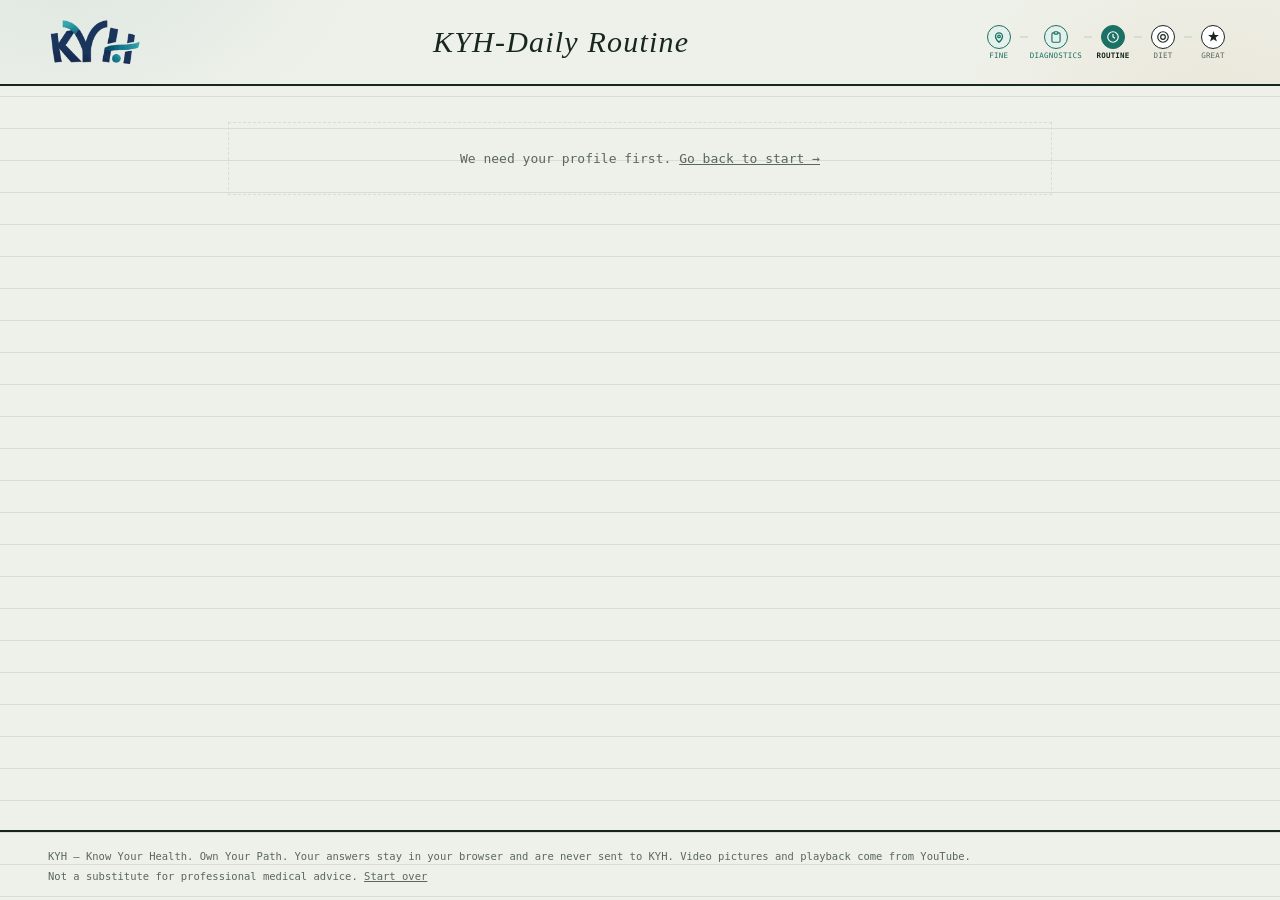
<file: routine-config.html>
<!DOCTYPE html>
<html lang="en">
<head>
<meta charset="UTF-8">
<meta name="viewport" content="width=device-width, initial-scale=1.0">
<title>Set up your routine — KYH</title>
<meta name="description" content="This step has moved. Describe a typical day in KYH: sleep, work, movement and exercise, with your daily energy use estimated as you go.">
<script>location.replace('routine.html' + location.hash);</script>
<noscript><meta http-equiv="refresh" content="0; url=routine.html"></noscript>
<!-- share:start -->
<meta name="robots" content="noindex, follow">
<link rel="icon" href="shared/assets/kyh_logo_final.png?v=20261017-7e88c5c">
<meta name="theme-color" content="#1f7a6d">
<meta property="og:type" content="website">
<meta property="og:locale" content="en_IN">
<meta property="og:site_name" content="KYH — Know Your Health">
<meta property="og:title" content="Set up your routine — KYH">
<meta property="og:description" content="This step has moved. Describe a typical day in KYH: sleep, work, movement and exercise, with your daily energy use estimated as you go.">
<meta property="og:url" content="https://vividnova.com/3DHealth/routine-config.html">
<meta property="og:image" content="https://vividnova.com/3DHealth/shared/assets/og-image.png?v=20261017-7e88c5c">
<meta property="og:image:width" content="1200">
<meta property="og:image:height" content="630">
<meta property="og:image:alt" content="KYH — Know Your Health">
<meta name="twitter:card" content="summary_large_image">
<!-- share:end -->
</head>
<body><p>This step moved to <a href="routine.html">the Daily Routine page</a>.</p></body>
</html>
</file>
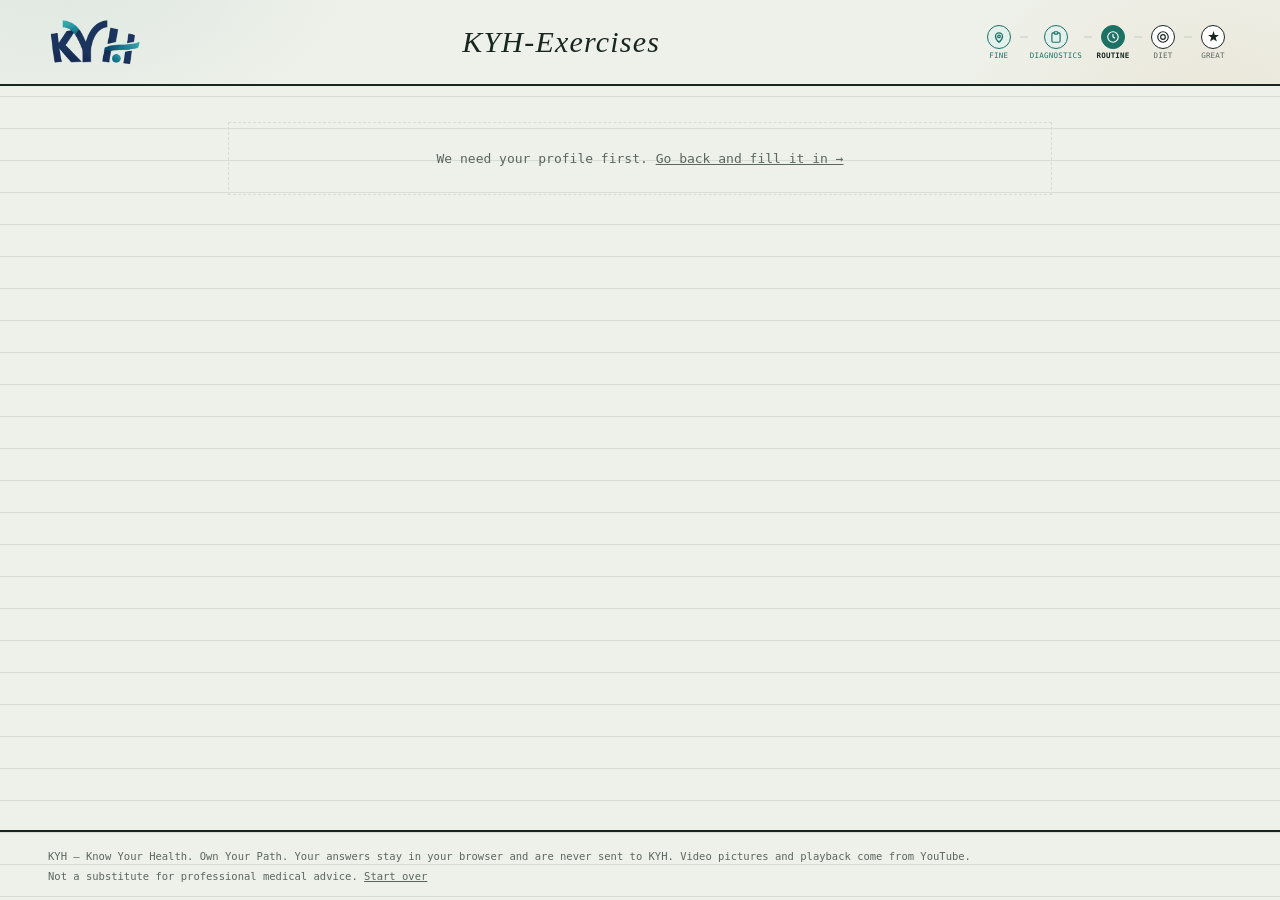
<file: routine-plan.html>
<!DOCTYPE html>
<html lang="en">
<head>
<meta charset="UTF-8">
<meta name="viewport" content="width=device-width, initial-scale=1.0">
<meta name="description" content="A shortlist of exercises matched to your symptoms and body profile, with the intensity of each and who should avoid it.">
<title>Exercises matched to you — KYH</title>
<link rel="stylesheet" href="shared/styles.css?v=20261017-7e88c5c">
<style>
  /* Light extras that reuse the diagnostics card language */
  .test-card .meta-row {
    display: flex;
    flex-wrap: wrap;
    gap: 8px;
    margin-top: 6px;
  }
  .test-card .meta-chip {
    font-family: var(--mono);
    font-size: 10px;
    letter-spacing: .04em;
    text-transform: uppercase;
    padding: 2px 7px;
    border: 1px solid var(--line);
    color: var(--muted);
    background: var(--paper);
  }
  .test-card .contra {
    font-size: 12px;
    color: var(--rose);
    margin-top: 4px;
  }
  .test-card .freq-select {
    font-family: var(--mono);
    font-size: 13px;
    padding: 7px 8px;
    border: 1px solid var(--ink);
    background: var(--panel);
    color: var(--ink);
    min-width: 160px;
  }
</style>
<!-- share:start -->
<meta name="robots" content="noindex, follow">
<link rel="icon" href="shared/assets/kyh_logo_final.png?v=20261017-7e88c5c">
<meta name="theme-color" content="#1f7a6d">
<meta property="og:type" content="website">
<meta property="og:locale" content="en_IN">
<meta property="og:site_name" content="KYH — Know Your Health">
<meta property="og:title" content="Exercises matched to you — KYH">
<meta property="og:description" content="A shortlist of exercises matched to your symptoms and body profile, with the intensity of each and who should avoid it.">
<meta property="og:url" content="https://vividnova.com/3DHealth/routine-plan.html">
<meta property="og:image" content="https://vividnova.com/3DHealth/shared/assets/og-image.png?v=20261017-7e88c5c">
<meta property="og:image:width" content="1200">
<meta property="og:image:height" content="630">
<meta property="og:image:alt" content="KYH — Know Your Health">
<meta name="twitter:card" content="summary_large_image">
<!-- share:end -->
</head>
<body>

<header class="masthead" id="app-header"></header>

<main id="main-content">
  <div class="empty-state" id="loading-state">Loading your profile&hellip;</div>
</main>

<footer id="app-footer"></footer>

<script src="shared/data.exercises.js?v=20261017-7e88c5c"></script>
<script src="shared/utils.js?v=20261017-7e88c5c"></script>
<script>
const state = loadState();
renderHeader('routine', 'KYH-Exercises');  // sits under the Routine step in the progress map
renderFooter()

const profile = state.profile;
const main = document.getElementById('main-content');


const FREQ_OPTIONS = [
  'Daily',
  '3–5× / week',
  '1–2× / week',
  'Occasionally',
  'Not yet'
];

/* ---- symptom → exercises index (single source of truth) ---- */
const SYMPTOM_TO_EXERCISES = {};
(window.EXERCISES || []).forEach(ex => {
  (ex.symptoms || []).forEach(s => {
    (SYMPTOM_TO_EXERCISES[s] = SYMPTOM_TO_EXERCISES[s] || []).push(ex.exercise);
  });
});

function isContraindicated(ex, userSymptoms) {
  if (!ex.contraindications || !ex.contraindications.length) return false;
  const flags = userSymptoms.concat(window.derivedFlags(profile));   // derived flags such as Senior Citizen
  return ex.contraindications.some(c => flags.includes(c));
}

function assignGroup(ex) {
  const p = (ex.profile || '').trim();
  const order = profile.sex !== 'Female'
    ? GROUP_ORDER.filter(g => g !== 'Female Specific')
    : GROUP_ORDER;
  return order.find(g => p === g || p.includes(g.split(' ')[0])) || 'Low Risk';
}

/* ---- baseline (category-driven) selection ---- */
function selectBaseline(matches, limit, exclude) {
  const groups = {};
  matches.forEach(ex => {
    if (exclude.has(ex.exercise)) return;
    const g = assignGroup(ex);
    (groups[g] = groups[g] || []).push(ex);
  });
  Object.keys(groups).forEach(g =>
    groups[g].sort((a, b) => a.exercise.localeCompare(b.exercise))
  );

  const present = [
    ...GROUP_ORDER.filter(g => groups[g] && groups[g].length),
    ...Object.keys(groups).filter(g => !GROUP_ORDER.includes(g))
  ];

  const out = [];
  let idx = 0;
  while (out.length < limit && present.some(g => groups[g] && groups[g].length)) {
    const g = present[idx % present.length];
    if (groups[g] && groups[g].length) {
      const item = groups[g].shift();
      out.push(Object.assign({
        group: g,
        viaSymptoms: [],
        bySymptom: false
      }, item));
    }
    idx++;
  }
  return out;
}

/* ---- symptom-driven selection (highest priority) ---- */
function selectFromSymptoms(matches, selectedSymptomsArr) {
  const byName = {};
  matches.forEach(ex => { byName[ex.exercise] = ex; });

  const out = [];
  const seen = new Set();

  selectedSymptomsArr.forEach(sym => {
    (SYMPTOM_TO_EXERCISES[sym] || []).forEach(name => {
      const ex = byName[name];
      if (!ex) return;                       // filtered out already
      if (seen.has(name)) {
        const existing = out.find(t => t.exercise === name);
        if (existing && !existing.viaSymptoms.includes(sym)) {
          existing.viaSymptoms.push(sym);
        }
        return;
      }
      seen.add(name);
      out.push(Object.assign({
        group: assignGroup(ex),
        viaSymptoms: [sym],
        bySymptom: true
      }, ex));
    });
  });
  return out;
}

function buildRecommendations(matches, selectedSymptomsArr) {
  const symptomEx = selectFromSymptoms(matches, selectedSymptomsArr)
    .sort((a, b) =>
      b.viaSymptoms.length - a.viaSymptoms.length ||
      a.exercise.localeCompare(b.exercise)
    )
    .slice(0, 10);

  const excluded = new Set(symptomEx.map(e => e.exercise));
  const combined = symptomEx.slice();

  if (combined.length < 10) {
    selectBaseline(matches, 10 - combined.length, excluded)
      .forEach(e => combined.push(e));
  }
  return ensureBalance(combined, matches, selectedSymptomsArr);
}

/* Balance guard (NEEDS PHYSICIAN / TRAINER REVIEW): adults should see at least
   2 strength and 1 aerobic option when any are eligible (not contraindicated),
   so the list is not all breathwork and stretches. Swaps out the lowest-ranked
   items that are neither. */
const isStrengthEx = e => /strength|squat|bridge|plank|carry/i.test(e.movement_type || '') || /push-up|squat|row|step-up|lunge|calf raise/i.test(e.exercise);
const isAerobicEx  = e => /cardio/i.test(e.movement_type || '') || /walk|stroll|swimming|pedaling|marching/i.test(e.exercise);
function ensureBalance(list, matches, symptoms) {
  const out = list.slice();
  const have = new Set(out.map(e => e.exercise));
  const rank = (a, b) => (b.symptoms || []).filter(x => symptoms.includes(x)).length -
                         (a.symptoms || []).filter(x => symptoms.includes(x)).length ||
                         a.exercise.localeCompare(b.exercise);
  function top(pred, n) {
    const protectedNames = new Set(out.filter(e => isStrengthEx(e) || isAerobicEx(e)).map(e => e.exercise));
    const cands = matches.filter(e => pred(e) && !have.has(e.exercise)).sort(rank);
    let added = 0;
    for (const c of cands) {
      if (added >= n) break;
      const idx = out.map(e => e.exercise).reverse().findIndex(nm => !protectedNames.has(nm));
      if (idx < 0) break;
      const at = out.length - 1 - idx;
      have.delete(out[at].exercise);
      out.splice(at, 1);
      out.push(Object.assign({group: assignGroup(c), viaSymptoms: [], bySymptom: false}, c));
      have.add(c.exercise);
      added++;
    }
  }
  top(isStrengthEx, Math.max(0, 2 - out.filter(isStrengthEx).length));
  top(isAerobicEx,  Math.max(0, 1 - out.filter(isAerobicEx).length));
  return out;
}

function renderResultsStage() {
  const symptoms = profile.symptoms || [];
  const userSymptoms = symptoms;

  // 1. Gender + age filter
  // 2. Hard exclude any exercise whose contraindications intersect user symptoms
  const matches = (window.EXERCISES || []).filter(ex =>
    genderMatch(ex.gender, profile.sex) &&
    ageRelevancyMatch(ex.age, profile.age) &&
    !isContraindicated(ex, userSymptoms)
  );

  const top10 = buildRecommendations(matches, symptoms);
  const prevAnswers = (state.exercises && state.exercises.answers) || {};

  let cardsHtml = '';
  top10.forEach((ex, i) => {
    const watchFor = (ex.symptoms && ex.symptoms.length)
      ? ex.symptoms.slice(0, 4).join(', ')
      : (NO_SYMPTOM_FALLBACK[ex.group] || 'general movement baseline');

    const prev = prevAnswers[ex.exercise] || {};
    const doingYes = prev.practicing === true;
    const doingNo  = prev.practicing === false;

    const freqOpts = FREQ_OPTIONS.map(f =>
      `<option value="${f}" ${prev.frequency === f ? 'selected' : ''}>${f}</option>`
    ).join('');

    const originTag = ex.bySymptom
      ? `<span class="tag ok">Matches: ${esc(ex.viaSymptoms.join(', '))}</span>`
      : `<span class="tag">${esc(ex.group)}</span>`;

    const shownContra = (ex.contraindications || []).filter(c => !window.DERIVED_FLAGS.has(c));   // derived flags are not conditions to print
    const contraNote = shownContra.length
      ? `<div class="contra">Avoid if you have: ${esc(shownContra.join(', '))}</div>`
      : '';

const intensityChip = `<span class="meta-chip">${esc(ex.intensity || '—')} intensity</span>`;
    const equip = (ex.equipment || '').trim();
    const equipmentChip = (equip && equip.toLowerCase() !== 'none')
      ? `<span class="meta-chip">${esc(equip)}</span>`
      : '';   // hide when None
    const profileLabel = profile.sex !== 'Female'
      ? (ex.profile || '').split(';').map(s => s.trim()).filter(s => s !== 'Female Specific').join('; ')
      : (ex.profile || '');
    const profileChip = profileLabel
      ? `<span class="meta-chip">${esc(profileLabel)}</span>`
      : '';
  const moveChip = ex.movement_type 
      ? `<span class="meta-chip" style="color: var(--teal); border-color: var(--teal); font-weight: 600;">${esc(ex.movement_type)}</span>` 
      : '';

    // Create the button only if a URL exists
    const videoBtn = ex.video_url 
      ? `<button class="demo-toggle-btn" data-index="${i}" data-url="${esc(ex.video_url)}" data-target="video-wrap-${i}" aria-expanded="false">
           <svg width="10" height="10" viewBox="0 0 24 24" fill="currentColor" stroke="none"><polygon points="5 3 19 12 5 21 5 3"></polygon></svg>
           View Details
         </button>`
      : '';
      
    // Video container target
    const videoContainer = ex.video_url
      ? `<div id="video-wrap-${i}" class="demo-video-container" style="display: none;"></div>`
      : '';

    // Build form tags as plain strings to prevent editor auto-formatting issues
    const radioYes = '<input type="radio" name="prac-' + i + '" id="prac-' + i + '-yes" value="yes" ' + (doingYes ? 'checked' : '') + '>';
    const radioNo  = '<input type="radio" name="prac-' + i + '" id="prac-' + i + '-no" value="no" ' + (doingNo ? 'checked' : '') + '>';
    const selectTag = '<select class="freq-select" id="freq-' + i + '" aria-label="How often do you do ' + esc(ex.exercise) + '?" ' + (doingYes ? '' : 'disabled') + '>';

    const extendedText = ex.extended_info || ex.note;
    
        // Build the 'Also known as' line if an alternate name exists
    const akaLine = (ex.aka && ex.aka.trim())
      ? `<div style="font-size: 12.5px; color: var(--muted); margin-bottom: 6px;">
           <span style="font-style: italic;">Also known as:</span> <strong style="color: var(--ink); font-weight: 600;">${esc(ex.aka)}</strong>
         </div>`
      : '';
    
    

    cardsHtml += `
    <div class="test-card" data-exercise="${esc(ex.exercise)}">
      <div class="head">
        <div style="flex:1; min-width:0;">
          <!-- Title Row -->
          <div style="display: flex; justify-content: space-between; align-items: flex-start; gap: 12px;">
            <div class="name">${i + 1}. ${esc(ex.exercise)}</div>
            ${videoBtn}
          </div>

          <!-- Standard Info Block (Hidden during Demo mode) -->
          <div id="standard-info-${i}">
            <div class="test-desc">${esc(ex.note)}</div>
            <div class="meta-row">
                ${originTag}
                ${moveChip}
                ${intensityChip}
                ${equipmentChip}
                ${profileChip}
            </div>
            <div class="symptom"><b>Helpful for:</b> ${esc(watchFor)}</div>
            ${contraNote}
          </div>

          <!-- Extended Info Block (Visible only during Demo mode) -->
          <div id="extended-info-${i}" style="display: none; margin-top: 10px; margin-bottom: 12px; font-size: 13.5px; line-height: 1.6; color: var(--ink-soft);">
            ${akaLine}
            <div>${esc(extendedText)}</div>
          </div>
          
          <!-- Lazy-Loaded Video Embed -->
          ${videoContainer}
        </div>
      </div>
      <div class="answers">
        <span class="intake-label" style="margin:0;">Currently practicing?</span>
        <div class="radio-pair">
          ${radioYes}
          <label for="prac-${i}-yes">Yes</label>
          ${radioNo}
          <label for="prac-${i}-no">No</label>
        </div>
        ${selectTag}
          <option value="">How often?</option>
          ${freqOpts}
        </select>
      </div>
    </div>`;
   
    });

    const symptomDrivenCount = top10.filter(e => e.bySymptom).length;
    const symptomLine = symptoms.length
    ? `Based on: ${symptoms.map(esc).join(', ')} &middot; <a href="symptoms.html">adjust symptoms &rarr;</a>`
    : `No symptoms on file — showing a balanced movement baseline. <a href="symptoms.html">Add symptoms &rarr;</a>`;

  main.innerHTML = `
  <div class="section-head">
    <h2>Your matched exercises</h2>
  </div>
  <p class="lede">${symptomLine}</p>
  <p class="section-sub" style="display:block;margin-bottom:14px;">
    ${matches.length} exercises matched your profile
    &middot; ${symptomDrivenCount} pulled in directly from your symptoms,
    the rest fill out a balanced movement panel.
    Contraindicated moves have been removed.
  </p>
  <div id="soft-gate-banner" style="display:none; border:2px solid var(--amber); background:var(--amber-soft); padding:16px 18px; margin-bottom:28px; color:#5a3d1c;" role="status">
    <div style="font-family:var(--mono);font-size:10px;letter-spacing:.08em;text-transform:uppercase;color:var(--amber);margin-bottom:6px;">A few exercises unanswered</div>
    <div style="font-size:14px;line-height:1.6;">
      Knowing what you&rsquo;re already doing helps us spotlight gaps rather than repeat what&rsquo;s working &mdash;
      your movement plan sharpens with every answer.
    </div>
    <div style="margin-top:10px;">
      <a href="#" id="soft-gate-continue-link" style="font-family:var(--mono);font-size:11px;letter-spacing:.06em;text-transform:uppercase;color:var(--amber);text-decoration:underline;">
        That&rsquo;s fine &mdash; continue anyway &rarr;
      </a>
    </div>
  </div>
  <div id="cards">${cardsHtml}</div>
  <div class="page-footer-nav">
    <a href="routine.html" class="btn secondary">&larr; Back to Routine</a>
    <span id="answer-counter" style="font-family:var(--mono);font-size:12px;color:var(--muted);margin:0 14px;white-space:nowrap;"></span>
    <button class="btn" id="continue-btn">Continue to Diet &rarr;</button>
  </div>`;
      // Wire up Video Demo Accordions with Content Swap
      document.querySelectorAll('.demo-toggle-btn').forEach(btn => {
      btn.addEventListener('click', function() {
      const idx = this.getAttribute('data-index');
      const targetId = this.getAttribute('data-target');
      const rawUrl = this.getAttribute('data-url');
      const container = document.getElementById(targetId);
      const standardBlock = document.getElementById('standard-info-' + idx);
      const extendedBlock = document.getElementById('extended-info-' + idx);
      const isExpanded = this.getAttribute('aria-expanded') === 'true';

      if (isExpanded) {
      // Return to standard view
      this.setAttribute('aria-expanded', 'false');
      this.innerHTML = `<svg width="10" height="10" viewBox="0 0 24 24" fill="currentColor" stroke="none">
        <polygon points="5 3 19 12 5 21 5 3"></polygon>
      </svg> View Details`;

      container.style.display = 'none';
      container.innerHTML = '';

      extendedBlock.style.display = 'none';
      standardBlock.style.display = 'block';
      } else {
      // Switch to Demo view: swap content and inject player
      this.setAttribute('aria-expanded', 'true');
      this.innerHTML = `✕ Close Details`;

      standardBlock.style.display = 'none';
      extendedBlock.style.display = 'block';
      container.style.display = 'block';

      let embedUrl = rawUrl;
      if (rawUrl.includes('watch?v=')) {
      const videoId = rawUrl.split('watch?v=')[1].split('&')[0];
      embedUrl = `https://www.youtube-nocookie.com/embed/${videoId}?autoplay=1`;
      }

      container.innerHTML = `
      <div class="demo-video-wrapper">
        <iframe src="${embedUrl}" frameborder="0" allow="accelerometer; autoplay; clipboard-write; encrypted-media; gyroscope; picture-in-picture" allowfullscreen=""></iframe>
      </div>`;
      }
      });
      });

      // Wire Yes/No → enable/disable frequency select
      document.querySelectorAll('.test-card').forEach((card, i) => {
      const yes = card.querySelector(`#prac-${i}-yes`);
      const no  = card.querySelector(`#prac-${i}-no`);
      const sel = card.querySelector(`#freq-${i}`);

      yes.addEventListener('change', () => { sel.disabled = false; updateCounter(); });
      no.addEventListener('change', () => {
      sel.disabled = true;
      sel.value = '';
      updateCounter();
      });
      });

      // Soft gate: live answer counter + two-click confirm
      let confirmPending = false;
      function countAnswered() {
      return [...document.querySelectorAll('.test-card')]
      .filter(card => card.querySelector('input[type=radio]:checked')).length;
      }
      function updateCounter() {
      const n = countAnswered(), total = document.querySelectorAll('.test-card').length;
      const el = document.getElementById('answer-counter');
      const btn = document.getElementById('continue-btn');
      if (!el) return;
      el.textContent = n === total ? '' : `${n} of ${total} answered`;
      el.style.color = 'var(--muted)';
      el.style.fontWeight = '';
      el.style.fontSize = '12px';
      confirmPending = false;
      btn.textContent = 'Continue to Diet \u2192';
      document.querySelectorAll('.test-card.card-needs-answer').forEach(c => c.classList.remove('card-needs-answer'));
      const banner = document.getElementById('soft-gate-banner');
      if (banner) banner.style.display = 'none';
      }
      updateCounter();

      function proceedToNext() {
      const answers = {};
      document.querySelectorAll('.test-card').forEach((card, i) => {
      const name = card.dataset.exercise;
      const yesChecked = card.querySelector(`#prac-${i}-yes`).checked;
      const noChecked  = card.querySelector(`#prac-${i}-no`).checked;
      const frequency  = card.querySelector(`#freq-${i}`).value;
      if (yesChecked || noChecked) {
      answers[name] = {
      practicing: yesChecked,
      frequency: yesChecked ? (frequency || null) : null
      };
      }
      });
      const exercises = {
      topExercises: top10.map(e => ({
      exercise: e.exercise,
      group: e.group,
      bySymptom: e.bySymptom,
      viaSymptoms: e.viaSymptoms,
      intensity: e.intensity,
      equipment: e.equipment,
      videoTag: e.videoTag || null
      })),
      answers
      };
      goTo('diet.html', Object.assign({}, state, { exercises }));
      }

      document.getElementById('soft-gate-continue-link').addEventListener('click', e => {
      e.preventDefault();
      proceedToNext();
      });

      document.getElementById('continue-btn').addEventListener('click', () => {
      const n = countAnswered(), total = document.querySelectorAll('.test-card').length;
      if (n < total && !confirmPending) {
      confirmPending = true;
      const banner = document.getElementById('soft-gate-banner');
      banner.style.display = '';
      banner.scrollIntoView({ behavior: 'smooth', block: 'start' });
      const el = document.getElementById('answer-counter');
      el.textContent = `${n} of ${total} answered`;
      el.style.color = 'var(--amber)';
      el.style.fontWeight = '600';
      el.style.fontSize = '12px';
      document.getElementById('continue-btn').textContent = 'Continue anyway \u2192';
      const unanswered = [...document.querySelectorAll('.test-card')]
        .filter(card => !card.querySelector('input[type=radio]:checked'));
      unanswered.forEach(card => {
        card.classList.remove('card-needs-answer');
        void card.offsetWidth;
        card.classList.add('card-needs-answer');
      });
      return;
    }
    proceedToNext();
  });
}

if (!profile) {
  main.innerHTML = `<div class="empty-state">We need your profile first. <a href="profile.html">Go back and fill it in &rarr;</a></div>`;
} else {
  renderResultsStage();
}
</script>
</body>
</html>
</file>
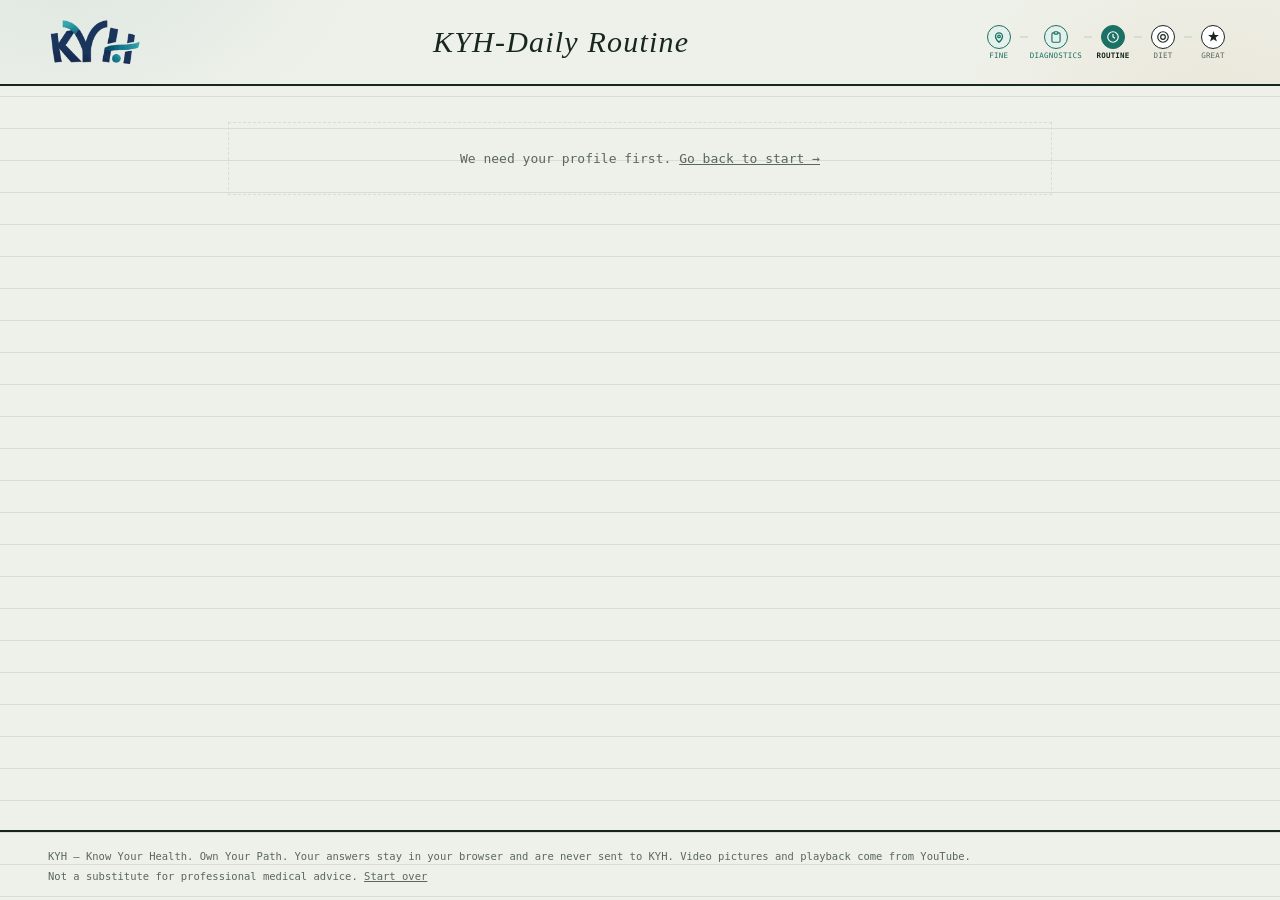
<file: routine.html>
<!DOCTYPE html>
<html lang="en">
  <head>
    <meta charset="UTF-8">
    <meta name="viewport" content="width=device-width, initial-scale=1.0">
      <meta name="description" content="Describe a typical day: sleep, work, movement and exercise. KYH estimates your daily energy use as you go. Your answers stay in your browser.">
      <title>Your daily routine — KYH</title>
     <link rel="stylesheet" href="shared/styles.css?v=20261017-7e88c5c">
<!-- share:start -->
<meta name="robots" content="noindex, follow">
<link rel="icon" href="shared/assets/kyh_logo_final.png?v=20261017-7e88c5c">
<meta name="theme-color" content="#1f7a6d">
<meta property="og:type" content="website">
<meta property="og:locale" content="en_IN">
<meta property="og:site_name" content="KYH — Know Your Health">
<meta property="og:title" content="Your daily routine — KYH">
<meta property="og:description" content="Describe a typical day: sleep, work, movement and exercise. KYH estimates your daily energy use as you go. Your answers stay in your browser.">
<meta property="og:url" content="https://vividnova.com/3DHealth/routine.html">
<meta property="og:image" content="https://vividnova.com/3DHealth/shared/assets/og-image.png?v=20261017-7e88c5c">
<meta property="og:image:width" content="1200">
<meta property="og:image:height" content="630">
<meta property="og:image:alt" content="KYH — Know Your Health">
<meta name="twitter:card" content="summary_large_image">
<!-- share:end -->
</head>
  <body>

    <header class="masthead" id="app-header"></header>

    <main id="main-content">
      <div class="empty-state">Loading your profile&hellip;</div>
    </main>

    <footer id="app-footer"></footer>

    <script src="shared/data.activities.js?v=20261017-7e88c5c"></script>
    <script src="shared/utils.js?v=20261017-7e88c5c"></script>
    <script>
      const state = loadState();
      const profile = state.profile;
      const main = document.getElementById('main-content');
      renderHeader('routine', 'KYH-Daily Routine');
      renderFooter();

      const weightKg = Number(profile && profile.weightKg) || 70;
      const defOf = id => window.ACTIVITIES.find(a => a.id === id);
      const catIds = c => window.ACTIVITIES.filter(a => a.category === c).map(a => a.id);

      /* Each question groups activities of a similar kind and effort. "daily" sections ask
         how long a day; "weekly" sections ask days a week and how long each time. */
      const WORK_IDS = ['act_015', 'act_027', 'act_028', 'act_023'];
      const LABEL = { act_015: 'Desk, computer or study', act_027: 'On my feet: teaching, retail, nursing, kitchen', act_028: 'Physical work: construction, farming, delivery', act_023: 'Looking after children or family', act_013: 'Bus, train or passenger', act_014: 'Driving', act_022: 'Standing (at a desk or on the move)', act_012: 'Watching TV or lying down', act_017: 'Sitting and relaxing', act_501: 'Wheelchair (manual)' };
      const SECTIONS = [
        { key: 'main',   title: 'Your work and daytime', q: 'What takes up your day? Choose all that apply.', mode: 'daily', ids: WORK_IDS },
        { key: 'home',   title: 'At home and free time', q: 'Which of these do you do on most days?', mode: 'daily', ids: ['act_002', 'act_016', 'act_004', 'act_005', 'act_012', 'act_017', 'act_018', 'act_212'] },
        { key: 'travel', title: 'Getting around', q: 'Do you spend time travelling on a normal day?', hint: 'If you walk to work or school, add it under Walking below.', mode: 'daily', ids: ['act_014', 'act_013'] },
        { key: 'walk',   title: 'Walking and moving about', q: 'Do you walk or stay on your feet outside work?', mode: 'daily', ids: ['act_101', 'act_102', 'act_103', 'act_025', 'act_026', 'act_022', 'act_501'] },
        { key: 'mind',   title: 'Mind and body', q: 'Do you practise any of these on most days?', mode: 'daily', ids: ['act_211', 'act_203', 'act_208', 'act_210', 'act_209'] },
        { key: 'gym',    title: 'Gym and fitness', q: 'Do you do any of these?', mode: 'weekly', ids: catIds('Gym & Vigorous') },
        { key: 'sport',  title: 'Sports', q: 'Do you play any of these?', mode: 'weekly', ids: catIds('Sports & Agility'),
          }
      ];
      const SEC_OF = {}; SECTIONS.forEach(s => s.ids.forEach(id => SEC_OF[id] = s));

      const DAILY_OPTS = [[15,'15 min'],[30,'30 min'],[45,'45 min'],[60,'1 h'],[90,'1.5 h'],[120,'2 h'],[180,'3 h']];
      const WORK_OPTS  = [[120,'2 h'],[240,'4 h'],[360,'6 h'],[480,'8 h'],[600,'10 h'],[720,'12 h']];
      const CARE_OPTS  = [[60,'1 h'],[120,'2 h'],[180,'3 h'],[240,'4 h'],[360,'6 h'],[480,'8 h']];
      const WORK_DEFAULT = { act_015: 1, act_027: 1, act_028: 1, act_023: 1 };   // marks work-style activities (longer hour choices); no default hours
      const EACH_OPTS  = [[15,'15 min'],[30,'30 min'],[45,'45 min'],[60,'1 h'],[90,'1.5 h'],[120,'2 h']];
      const DAYS_OPTS  = [1,2,3,4,5,6,7].map(n => [n, String(n)]);
      const SLEEP_OPTS = [4,5,6,7,8,9,10];

      // Nothing is pre-filled: only what the person chooses.
      let sleepH = null;
      let items = [];            // { id, freq, mins (per day or per session), perWeek? }
      let habits = {};

      const nameOf = id => LABEL[id] || (defOf(id) || {}).name || id;
      const find = id => items.find(a => a.id === id);
      const minsOf = a => Number(a.mins) || 0;
      const hhmm = m => ({ hours: Math.floor(m / 60), mins: Math.round(m % 60) });

      function restore() {
        const r = state.routine;
        habits = (r && r.habits) || {};
        // A pre-filled placeholder week from an earlier version is not the person's data.
        if (!r || !Array.isArray(r.activities) || r.activitiesConfirmed === false) return;
        r.activities.forEach(a => {
          if (!defOf(a.id)) return;
          const m = (Number(a.hours) || 0) * 60 + (Number(a.mins) || 0);
          if (a.id === 'act_011') { sleepH = m / 60 || null; return; }
          const sec = SEC_OF[a.id];
          if (!sec) return;
          if (sec.mode === 'weekly') items.push({ id: a.id, freq: 'weekly', mins: m || null, perWeek: a.freq === 'weekly' ? (Number(a.perWeek) || null) : 7 });
          else items.push({ id: a.id, freq: 'daily', mins: m || null });
        });
      }

      function ledger() {
        const daily = items.filter(a => a.freq === 'daily');
        const acts = [];
        if (sleepH) acts.push({ id: 'act_011', freq: 'daily', hours: Math.floor(sleepH), mins: 0 });
        daily.filter(a => a.mins > 0).forEach(a => acts.push(Object.assign({ id: a.id, freq: 'daily' }, hhmm(a.mins))));
        const logged = (sleepH || 0) + daily.reduce((s, a) => s + (a.mins || 0) / 60, 0);
        return { logged, rest: Math.max(0, 24 - logged), acts, burn: acts.length ? estimateTdeeFromActivities(acts, weightKg, undefined, profile) : 0 };
      }

      function readHabits() {
        const num = id => { const el = document.getElementById(id); const v = el ? parseFloat(el.value) : NaN; return isNaN(v) ? null : v; };
        const pm = document.getElementById('hab-post-meal');
        return pm ? { steps: num('hab-steps'), sun: num('hab-sun'), dinner: num('hab-dinner'), postMealWalk: pm.checked === true } : habits;
      }

      function buildRoutine() {
        const L = ledger();
        const weekly = items.filter(a => a.freq === 'weekly' && a.mins > 0 && a.perWeek).map(a => Object.assign({ id: a.id, freq: 'weekly', perWeek: a.perWeek }, hhmm(a.mins)));
        return Object.assign({}, state.routine || {}, {
          activities: L.acts.concat(weekly), activitiesConfirmed: true,
          estimatedCalories: L.burn, unloggedHours: Math.round(L.rest * 4) / 4, habits: readHabits()
        });
      }

      /* ---------- markup, all from the app's own classes ---------- */
      function radios(name, label, opts, cur) {
        return `<div class="rt-q"><span class="intake-label" style="margin:0;" id="${name}-l">${esc(label)}</span>
          <div class="radio-pair" role="radiogroup" aria-labelledby="${name}-l">${opts.map(([v, t]) =>
            `<input type="radio" name="${name}" id="${name}-${v}" value="${v}"${Number(cur) === Number(v) ? ' checked' : ''}><label for="${name}-${v}">${esc(t)}</label>`).join('')}</div></div>`;
      }
      function chip(id, label, on, kind) {
        return `<button type="button" class="browse-chip${on ? ' selected' : ''}" data-kind="${kind}" data-id="${esc(id)}" aria-pressed="${on}">${esc(label)}</button>`;
      }
      function detailCard(a, sec) {
        const d = defOf(a.id), mk = a.id.replace(/\W/g, '');
        const need = t => `<div class="symptom" style="color:var(--amber-text);">${t}</div>`;
        if (sec && sec.mode === 'weekly') return `<div class="test-card" data-need="${a.perWeek && a.mins ? '' : '1'}"><div class="name">${esc(nameOf(a.id))}</div><div class="symptom">${d.met.toFixed(1)} METs</div>
          ${a.perWeek && a.mins ? '' : need('Choose days a week and how long each time.')}
          ${radios('pw-' + mk, 'Days a week', DAYS_OPTS, a.perWeek)}${radios('ln-' + mk, 'Each time', EACH_OPTS, a.mins)}</div>`;
        const opts = a.id === 'act_023' ? CARE_OPTS : WORK_DEFAULT[a.id] ? WORK_OPTS : DAILY_OPTS;
        return `<div class="test-card" data-need="${a.mins ? '' : '1'}"><div class="name">${esc(nameOf(a.id))}</div><div class="symptom">${d.met.toFixed(1)} METs</div>
          ${a.mins ? '' : need('Choose how long. It is not counted until you do.')}
          ${radios('hd-' + mk, WORK_DEFAULT[a.id] ? 'Hours a day' : 'How long a day?', opts, a.mins)}</div>`;
      }

      function renderSections(focusSel) {
        const sleep = `<div class="cat-title">Sleep</div>
          <p class="lede" style="font-size:15px;margin-bottom:12px;">How many hours do you usually sleep?</p>
          <div class="browse-grid" role="group" aria-label="Hours of sleep">${SLEEP_OPTS.map(h => chip('sleep-' + h, h + ' h', sleepH === h, 'sleep')).join('')}</div>`;
        const secs = SECTIONS.map(sec => `<div class="cat-title">${esc(sec.title)}</div>
          <p class="lede" style="font-size:15px;margin-bottom:12px;">${esc(sec.q)}</p>
          ${sec.hint ? `<p class="rt-hint" style="margin-top:-6px;margin-bottom:12px;">${esc(sec.hint)}</p>` : ''}
          <div class="browse-grid" role="group" aria-label="${esc(sec.title)}">${sec.ids.map(id => chip(id, nameOf(id), !!find(id), 'act')).join('')}</div>
          ${items.filter(a => SEC_OF[a.id] === sec).map(a => detailCard(a, sec)).join('')}
          ${sec.mode === 'weekly' && items.some(a => SEC_OF[a.id] === sec) ? `<p class="rt-hint">These are counted per week and shown to your doctor. They are not included in the daily hours or energy figure.</p>` : ''}`).join('');
        document.getElementById('rt-secs').innerHTML = sleep + secs;
        if (focusSel) { const el = document.querySelector(focusSel); if (el) el.focus(); }
        updateSummary();
      }


      /* Weekly practice is listed separately: it is not part of the 24-hour day. */
      function weeklyHtml() {
        const w = items.filter(a => a.freq === 'weekly' && a.mins > 0 && a.perWeek);
        if (!w.length) return '';
        const hrs = w.reduce((t, a) => t + a.perWeek * a.mins / 60, 0);
        let weekKcal = 0, priced = 0;
        const parts = w.map(a => {
          const b = weeklyActivityBurn({ id: a.id, perWeek: a.perWeek, mins: a.mins }, profile);
          if (b) { weekKcal += b.week; priced++; }
          return esc(nameOf(a.id)) + ' ' + a.perWeek + ' \u00d7 ' + (a.mins >= 60 ? (a.mins / 60) + ' h' : a.mins + ' min') + (b ? ' (about ' + approxKcal(b.session).toLocaleString() + ' kcal each time)' : '');
        });
        const total = priced === w.length && priced > 0 ? ` Together about ${approxKcal(weekKcal).toLocaleString()} kcal a week.` : '';
        return `<p style="margin:10px 0 0 0;">Not in the daily total: ${parts.join(', ')} a week (${hrs.toFixed(1)} h a week).${total} These are rough figures that show how active your week is; your doctor sees them alongside your day.</p>`;
      }

      /* Hours and kcal per part of the day, priced the same way as the total. */
      function nudgeHtml(L) {
        const rest = restingKcalPerDay(profile);
        const kcalOf = (met, h) => rest > 0 ? rest / 24 * met * h : met * weightKg * h * MET_KCAL_FACTOR;
        const groups = [['Sleep', null], ['Work and daytime', 'main'], ['At home and free time', 'home'], ['Getting around', 'travel'], ['Walking and moving about', 'walk'], ['Mind and body', 'mind']];
        const rows = groups.map(([label, key]) => {
          let h = 0, k = 0;
          if (key === null) { h = sleepH || 0; k = kcalOf(0.9, h); }
          else items.filter(a => a.freq === 'daily' && SEC_OF[a.id] && SEC_OF[a.id].key === key).forEach(a => { const hh = a.mins / 60; h += hh; k += kcalOf(defOf(a.id).met, hh); });
          return { label, h, k: Math.round(k) };
        }).filter(r => r.h > 0);
        if (L.rest > 0.05) rows.push({ label: 'Not described (light activity)', h: L.rest, k: L.burn - rows.reduce((t, r) => t + r.k, 0) });
        const fix = v => v.toFixed(1);
        return `<span>You have described <strong>${fix(L.logged)} of 24 hours</strong>, which gives an estimated <strong>${L.burn.toLocaleString()} kcal</strong> a day. Take a moment to check whether you would like to adjust any hours so they describe your typical day.</span>
          <table class="rt-table"><thead><tr><th scope="col">Part of your day</th><th scope="col">Hours</th><th scope="col">kcal</th></tr></thead><tbody>
          ${rows.map(r => `<tr><td>${esc(r.label)}</td><td>${fix(r.h)}</td><td>${r.k.toLocaleString()}</td></tr>`).join('')}
          <tr class="tot"><td>Total</td><td>${fix(Math.min(24, L.logged + L.rest))}</td><td>${L.burn.toLocaleString()}</td></tr></tbody></table>${weeklyHtml()}`;
      }

      function updateSummary() {
        const L = ledger(), over = L.logged > 24.1;
        document.getElementById('rt-sum').innerHTML = `
          <div class="stat-card hero"><div class="k">Est. Daily Energy Use</div><div class="v">~${L.burn.toLocaleString()}</div><div class="u">kcal / day</div></div>
          <div class="stat-card"><div class="k">Hours Described</div><div class="v"${over ? ' style="color:var(--rose)"' : ''}>${L.logged.toFixed(1)}</div><div class="u">out of 24 hrs</div></div>`;
        const t = document.getElementById('rt-tally');
        if (t) {
          t.textContent = `${L.logged.toFixed(1)} / 24 hrs described`;
          t.classList.toggle('over', over);
        }
        const nd = document.getElementById('rt-nudge');
        if (nd) nd.innerHTML = L.logged > 0 ? nudgeHtml(L) : '';
        document.getElementById('rt-over').textContent = over ? `That adds up to more than 24 hours. Shorten something so the day fits.` : '';
        const tm = document.getElementById('time-msg'); if (tm && !over) tm.textContent = '';
      }

      function onChip(btn) {
        const kind = btn.dataset.kind, id = btn.dataset.id;
        if (kind === 'sleep') sleepH = sleepH === Number(id.slice(6)) ? null : Number(id.slice(6));
        else {
          const i = items.findIndex(a => a.id === id);
          if (i >= 0) items.splice(i, 1);
          else items.push(SEC_OF[id].mode === 'weekly' ? { id, freq: 'weekly', mins: null, perWeek: null } : { id, freq: 'daily', mins: null });
        }
        renderSections('[data-kind="' + kind + '"][data-id="' + CSS.escape(id) + '"]');
      }

      function onRadio(inp) {
        const m = inp.name.match(/^(pw|ln|hd)-(.+)$/); if (!m) return;
        const a = items.find(x => x.id.replace(/\W/g, '') === m[2]); if (!a) return;
        if (m[1] === 'pw') a.perWeek = Number(inp.value); else a.mins = Number(inp.value);
        renderSections('#' + CSS.escape(inp.id));
      }

      function init() {
        restore();
        main.innerHTML = `
          <div class="section-head"><h2>Your typical day</h2></div>
          <p class="lede">Answer a few quick questions about a normal day. You do not need to add up to 24 hours: anything we do not ask about is counted as light time, like sitting, standing and moving about (about 1.5 METs).</p>
          <div class="stat-strip" id="rt-sum"></div>
          <p class="rt-hint">Worked out from your age, height, weight and sex, scaled by how active each part of your day is. It is an estimate, not a measurement.</p>
          <p class="rt-hint" id="rt-over" style="color:var(--rose);" aria-live="polite"></p>
          <div id="rt-secs"></div>

          <div class="cat-title">Daily signals</div>
          <p class="lede" style="font-size:14px; margin-bottom:16px;">Optional. These fine-tune your insights beyond the activity list.</p>
          <div class="field-row" style="margin-bottom:18px;">
            <div class="field"><label class="intake-label" for="hab-steps">Steps per day</label>
              <input type="number" id="hab-steps" min="0" max="40000" step="500" placeholder="e.g. 6000"></div>
            <div class="field"><label class="intake-label" for="hab-sun">Daylight outdoors</label>
              <input type="number" id="hab-sun" min="0" max="300" step="5" placeholder="minutes / day"></div>
            <div class="field"><label class="intake-label" for="hab-dinner">Dinner &rarr; sleep gap</label>
              <input type="number" id="hab-dinner" min="0" max="8" step="0.5" placeholder="hours"></div>
          </div>
          <div class="check-field" style="margin-bottom:12px;"><input type="checkbox" id="hab-post-meal"><label for="hab-post-meal">I usually walk 10+ minutes after my largest meal</label></div>
          <div class="note-block teal" style="margin-bottom:28px;">Steps, daylight, and meal timing affect recovery and glucose in ways an activity list does not capture.
            <p id="rt-nudge" style="margin:10px 0 0;" aria-live="polite"></p></div>

          <div class="validation-msg alert-banner" id="time-msg" aria-live="polite"></div>
          <div class="rt-tally-row"><span id="rt-tally"></span></div>
          <div class="page-footer-nav">
            <a href="#" id="back-btn" class="btn secondary">&larr; Back</a>
            <button type="button" class="btn" id="continue-btn">Get Movement Plan &rarr;</button>
          </div>`;
        if (habits.steps != null) document.getElementById('hab-steps').value = habits.steps;
        if (habits.sun != null) document.getElementById('hab-sun').value = habits.sun;
        if (habits.dinner != null) document.getElementById('hab-dinner').value = habits.dinner;
        if (habits.postMealWalk) document.getElementById('hab-post-meal').checked = true;
        renderSections();

        const secs = document.getElementById('rt-secs');
        secs.addEventListener('click', e => { const b = e.target.closest('.browse-chip'); if (b) onChip(b); });
        secs.addEventListener('change', e => { if (e.target.type === 'radio') onRadio(e.target); });

        document.getElementById('back-btn').addEventListener('click', e => {
          e.preventDefault();
          goTo('diagnostics.html', Object.assign({}, state, { routine: buildRoutine() }));
        });
        document.getElementById('continue-btn').addEventListener('click', () => {
          const msg = document.getElementById('time-msg');
          const fail = (t, el) => { msg.style.color = 'var(--rose)'; msg.textContent = t; (el || msg).scrollIntoView({ block: 'center' }); if (el && el.focus) el.focus(); };
          const CHECKS = [['hab-steps', 'Steps per day', 0, 40000], ['hab-sun', 'Daylight outdoors', 0, 300], ['hab-dinner', 'Dinner to sleep gap', 0, 8]];
          for (const [id, label, min, max] of CHECKS) {
            const el = document.getElementById(id);
            if (!el || el.value === '') continue;
            const v = parseFloat(el.value);
            if (isNaN(v) || v < min || v > max) return fail(`${label} looks out of range. Please enter a value between ${min} and ${max}.`, el);
          }
          if (sleepH == null) return fail('Please choose how long you usually sleep.', document.querySelector('[data-kind="sleep"]'));
          if (!items.length) return fail('Please add at least one thing you do on a normal day, such as work, cooking or a walk.', document.querySelector('#rt-secs .browse-chip:not([data-kind=sleep])'));
          const missing = items.filter(a => a.freq === 'weekly' ? !(a.perWeek && a.mins) : !a.mins);
          if (missing.length) return fail('Please choose how long for: ' + missing.map(a => nameOf(a.id)).join(', ') + '.', document.querySelector('[data-need="1"] input'));
          const L = ledger();
          if (L.logged > 24.1) return fail(`You have described ${L.logged.toFixed(1)} hours in a day. Please shorten something so it fits in 24.`);
          msg.textContent = '';
          goTo('routine-plan.html', Object.assign({}, state, { routine: buildRoutine() }));
        });
      }

      if (!profile) {
        main.innerHTML = `<div class="empty-state">We need your profile first. <a href="profile.html">Go back to start &rarr;</a></div>`;
      } else {
        init();
      }
    </script>
  </body>
</html>
</file>
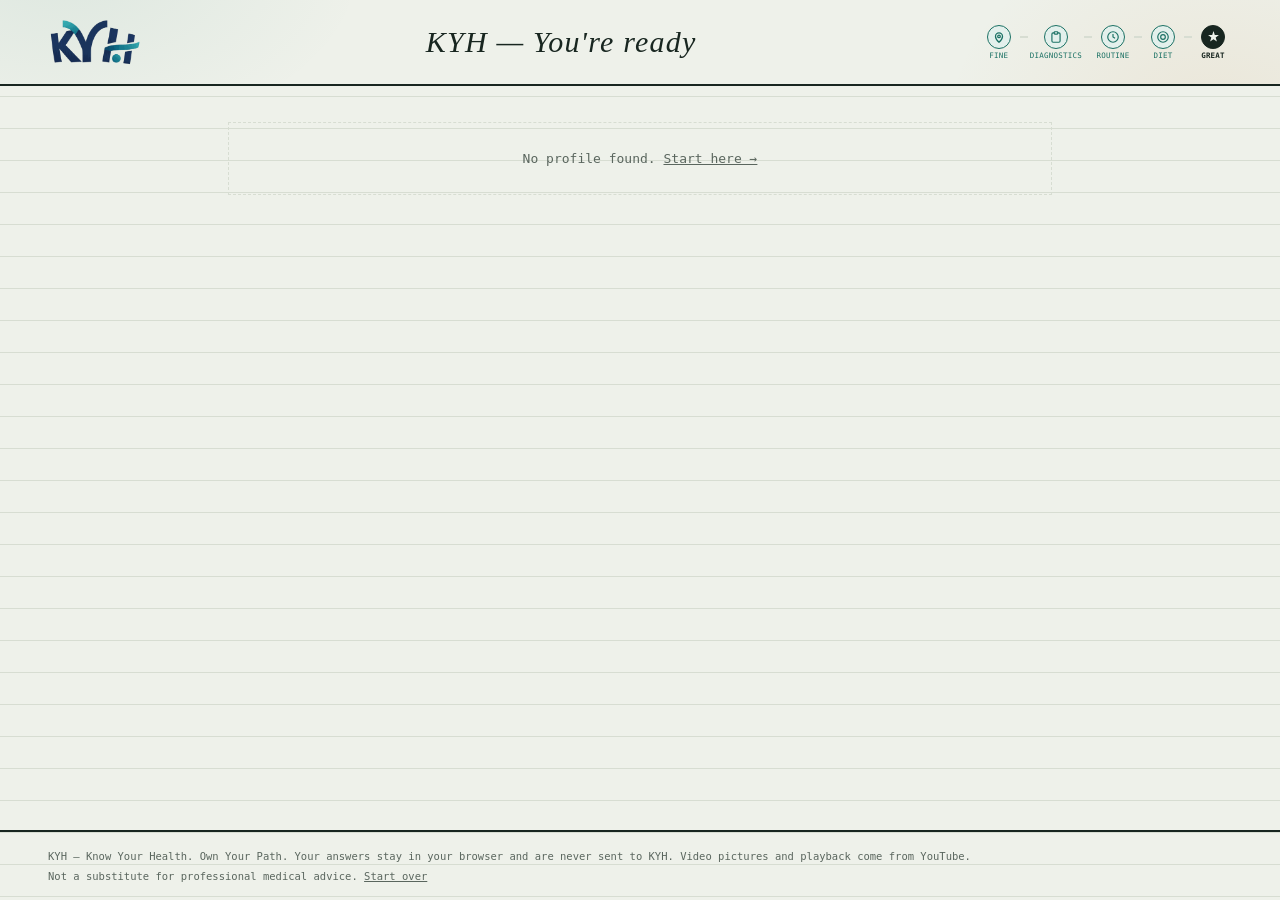
<file: summary.html>
<!DOCTYPE html>
<html lang="en">
  <head>
    <meta charset="UTF-8">
      <meta name="viewport" content="width=device-width, initial-scale=1.0">
        <meta name="description" content="Your KYH findings on one page: test, routine and diet insights from your answers, ready to save or print. Self-reported, not a diagnosis.">
          <title>Your findings — KYH</title>
          <link rel="stylesheet" href="shared/styles.css?v=20261017-7e88c5c">
            <style>
              .summary-hero { text-align: center; margin-bottom: 32px; padding-top: 8px; }
              .summary-hero h1 { font-family: var(--serif); font-weight: 400; font-size: clamp(28px, 5vw, 40px); line-height: 1.15; margin: 0 0 10px; letter-spacing: -0.02em; }
              .summary-hero h1 em { font-style: italic; color: var(--teal); }
              .summary-hero .sub { font-family: var(--serif); font-style: italic; font-size: clamp(16px, 2.4vw, 19px); color: var(--ink-soft); margin: 0 0 12px; }
              .summary-hero .lede { margin: 0 auto; max-width: 540px; text-align: center; }

              /* Outcome card — button reset + active */
              .action-grid .outcome-card {
              cursor: pointer; color: inherit; min-height: 160px;
              position: relative; padding-bottom: 36px;
              text-align: left; font-family: inherit;
              -webkit-appearance: none; appearance: none;
              }
              .action-grid .outcome-card.is-active { border-color: var(--teal); background: var(--teal-soft); transform: none; }
              .action-grid .outcome-card .icon-lg {
              width: 44px; height: 44px; border-radius: 50%;
              border: 1.5px solid var(--teal); background: var(--teal-soft); color: var(--teal);
              display: flex; align-items: center; justify-content: center; margin-bottom: 12px;
              }
              .action-grid .outcome-card.is-active .icon-lg { background: var(--paper); }
              .action-grid .outcome-card .verb { margin-bottom: 6px; }
              .action-grid .outcome-card h3 { font-size: 17px; }
              .card-chevron {
              position: absolute; bottom: 12px; right: 14px;
              font-family: var(--mono); font-size: 10px; letter-spacing: .06em;
              text-transform: uppercase; color: var(--muted);
              display: inline-block; transition: transform 0.22s ease, color 0.2s;
              }
              .outcome-card.is-active .card-chevron { transform: rotate(180deg); color: var(--teal); }

              /* Accordion panels */
              .outcome-panels { margin-top: -12px; margin-bottom: 28px; }
              .outcome-panel {
              display: grid; grid-template-rows: 0fr;
              transition: grid-template-rows 0.28s ease;
              overflow: hidden;
              background: var(--panel);
              border: 1px solid transparent;
              border-top: 2px solid transparent;
              }
              .outcome-panel.is-open { grid-template-rows: 1fr; border-color: var(--line); border-top-color: var(--teal); }
              .outcome-panel > .panel-inner { overflow: hidden; min-height: 0; padding: 0 24px; transition: padding 0.28s ease; }
              .outcome-panel.is-open > .panel-inner { padding: 24px 24px 20px; }

              /* Step cards */
              #insights { scroll-margin-top: 24px; }
              .step-card { border: 1px solid var(--line); border-left: 3px solid var(--teal); background: var(--panel); padding: 18px 18px 12px; margin-bottom: 18px; }
              .step-card-head { display: flex; align-items: center; gap: 12px; margin-bottom: 14px; padding-bottom: 12px; border-bottom: 1px solid var(--line); }
              .step-card-head .step-icon { width: 40px; height: 40px; border-radius: 50%; background: var(--teal-soft); color: var(--teal); border: 1px solid color-mix(in srgb, var(--teal) 35%, transparent); display: flex; align-items: center; justify-content: center; flex-shrink: 0; }
              .step-card-head .step-icon svg { width: 20px; height: 20px; }
              .step-card-head .step-title { font-family: var(--serif); font-size: 20px; font-weight: 400; line-height: 1.2; margin: 0; }
              .step-card-head .step-meta { font-family: var(--mono); font-size: 11px; color: var(--muted); letter-spacing: .04em; margin-top: 2px; }
              .tone-group { margin-bottom: 12px; }
              .tone-group:last-child { margin-bottom: 4px; }
              .tone-label { font-family: var(--mono); font-size: 10px; letter-spacing: .12em; text-transform: uppercase; margin: 0 0 8px; display: flex; align-items: center; gap: 8px; }
              .tone-label.act { color: var(--rose); }
              .tone-label.watch { color: var(--amber); }
              .tone-label.good { color: var(--teal); }
              .tone-label::after { content: ""; flex: 1; height: 1px; background: var(--line); }
              .insight-card { border: 1px solid var(--line); border-left: 3px solid var(--line); background: var(--paper); padding: 12px 14px; margin-bottom: 8px; }
              .insight-card.tone-good { border-left-color: var(--teal); }
              .insight-card.tone-watch { border-left-color: var(--amber); }
              .insight-card.tone-act { border-left-color: var(--rose); }
              .insight-card .insight-title { font-weight: 600; font-size: 14px; line-height: 1.35; margin-bottom: 4px; }
              .insight-card .insight-detail { font-size: 13px; color: var(--ink-soft); line-height: 1.5; }
              .insight-card .insight-next { margin-top: 6px; font-size: 12.5px; color: var(--ink); line-height: 1.45; }
              .insight-card .insight-next b { font-family: var(--mono); font-size: 9.5px; letter-spacing: .08em; text-transform: uppercase; color: var(--muted); font-weight: 400; display: block; margin-bottom: 2px; }
              .step-empty { font-size: 13.5px; color: var(--muted); margin: 0 0 8px; }
              .step-summary { font-size: 13.5px; line-height: 1.55; color: var(--ink-soft); margin: 0 0 2px; }
              .step-toggle { background: none; border: none; padding: 0; font-family: var(--mono); font-size: 11px; letter-spacing: .05em; text-transform: uppercase; color: var(--teal); cursor: pointer; margin-top: 8px; display: inline-block; }
              .step-toggle:hover { text-decoration: underline; }
              @media (pointer: coarse), (max-width: 640px) { .step-toggle { min-height: 44px; padding: 14px 0 !important; } }
              .db-zoom-btn { display: none; margin: 0 0 8px; background: var(--teal-soft); color: var(--teal); border: 1px solid var(--teal); font-family: var(--mono); font-size: 11px; letter-spacing: .06em; text-transform: uppercase; padding: 10px 14px; min-height: 44px; cursor: pointer; }
              .db-preview-wrap.zoomed { overflow-x: auto; -webkit-overflow-scrolling: touch; }
              .step-details[hidden] { display: none; }
              .step-details { margin-top: 14px; }
              .exec-summary { font-size: 15px; line-height: 1.7; max-width: 640px; margin: 0 auto; text-align: left; }

              /* AI prompt box */
              .prompt-box { background: var(--paper); border: 1px solid var(--line); padding: 16px 18px; font-family: var(--mono); font-size: 12.5px; line-height: 1.55; white-space: pre-wrap; max-height: 280px; overflow-y: auto; margin-bottom: 12px; }

              /* Video grid */
              .video-grid { display: grid; grid-template-columns: repeat(auto-fill, minmax(200px, 1fr)); gap: 14px; margin-bottom: 16px; }
              .video-card { display: block; text-decoration: none; color: inherit; border: 1px solid var(--line); background: var(--panel); transition: border-color .15s; }
              .video-card:hover { border-color: var(--teal); }
              .video-thumb-wrap { position: relative; aspect-ratio: 16/9; background: var(--line); overflow: hidden; }
              .video-thumb-wrap img { width: 100%; height: 100%; object-fit: cover; display: block; }
              .video-duration { position: absolute; bottom: 6px; right: 6px; background: rgba(0,0,0,.75); color: #fff; font-family: var(--mono); font-size: 10px; padding: 2px 5px; }
              .video-title { font-size: 13px; font-weight: 600; padding: 10px 12px 4px; line-height: 1.35; }
              .video-tags { padding: 0 12px 12px; display: flex; flex-wrap: wrap; gap: 4px; }
              .video-source-title { font-family: var(--mono); font-size: 11px; letter-spacing: .08em; text-transform: uppercase; color: var(--muted); margin: 16px 0 10px; }

              /* Running summary (Your insights) */
              .rs-intro { font-size: 14px; color: var(--ink-soft); line-height: 1.6; margin: 0 0 16px; }
              .rs-section { border: 1px solid var(--line); border-left: 3px solid var(--teal); background: var(--panel); padding: 16px 18px 8px; margin-bottom: 16px; }
              .rs-head { display: flex; align-items: center; gap: 12px; margin-bottom: 12px; padding-bottom: 10px; border-bottom: 1px solid var(--line); }
              .rs-head .rs-ic { width: 36px; height: 36px; border-radius: 50%; background: var(--teal-soft); color: var(--teal); border: 1px solid color-mix(in srgb, var(--teal) 35%, transparent); display: flex; align-items: center; justify-content: center; flex-shrink: 0; }
              .rs-head .rs-ic svg { width: 19px; height: 19px; }
              .rs-head h3 { font-family: var(--serif); font-weight: 400; font-size: 19px; margin: 0; line-height: 1.2; }
              .rs-head .rs-sub { font-family: var(--mono); font-size: 10.5px; letter-spacing: .04em; color: var(--muted); margin-top: 2px; }
              .rs-list { list-style: none; margin: 0; padding: 0; }
              .rs-item { display: flex; gap: 12px; padding: 10px 0; border-top: 1px solid var(--line); }
              .rs-item:first-child { border-top: none; padding-top: 2px; }
              .rs-num { flex: 0 0 24px; height: 24px; border-radius: 50%; background: var(--paper); border: 1px solid var(--line); font-family: var(--mono); font-size: 11px; display: flex; align-items: center; justify-content: center; color: var(--ink-soft); margin-top: 1px; }
              .rs-title { font-weight: 600; font-size: 14px; line-height: 1.35; }
              .rs-pri { display: inline-block; font-family: var(--mono); font-size: 9.5px; letter-spacing: .08em; text-transform: uppercase; padding: 1px 6px; margin-left: 6px; vertical-align: 1px; border: 1px solid currentColor; }
              .rs-pri.high { color: var(--rose); } .rs-pri.mid { color: var(--amber); }
              .rs-detail { font-size: 13px; color: var(--ink-soft); line-height: 1.5; margin-top: 3px; }
              .rs-idea { font-size: 12.5px; line-height: 1.45; margin-top: 4px; }
              .rs-idea b { font-family: var(--mono); font-size: 9.5px; letter-spacing: .08em; text-transform: uppercase; color: var(--muted); font-weight: 400; margin-right: 6px; }
              .rs-more, .rs-empty { font-size: 12.5px; color: var(--muted); margin: 2px 0 10px; }
              .ai-guide { border: 1px solid var(--line); border-left: 3px solid var(--amber); background: var(--panel); padding: 16px 18px; margin: 4px 0 22px; }
              .ai-guide h3 { font-family: var(--serif); font-weight: 400; font-size: 19px; margin: 0 0 4px; }
              .ai-guide .lede2 { font-size: 13.5px; color: var(--ink-soft); margin: 0 0 12px; line-height: 1.55; }
              .ai-guide ol { margin: 0; padding-left: 20px; font-size: 13.5px; line-height: 1.6; }
              .ai-guide li { margin-bottom: 8px; }
              .ai-guide li b { font-weight: 600; }
              .detail-divider { font-family: var(--mono); font-size: 11px; letter-spacing: .1em; text-transform: uppercase; color: var(--muted); margin: 24px 0 12px; display: flex; align-items: center; gap: 10px; }
              .detail-divider::after { content: ""; flex: 1; height: 1px; background: var(--line); }

              /* Doctor brief -- one A4 page (screen preview + print) */
              .db-input { margin: 0 0 14px; }
              .db-input label { display: block; font-size: 13.5px; font-weight: 600; margin-bottom: 6px; }
              .db-input textarea { width: 100%; min-height: 128px; resize: vertical; font: inherit; font-size: 14px; line-height: 1.45; padding: 10px 12px; border: 1px solid var(--line); background: var(--panel); color: var(--ink); }
              .db-input textarea:focus { outline: 2px solid var(--teal); outline-offset: 1px; }
              .db-input .db-input-meta { font-size: 12px; color: var(--muted); margin-top: 5px; display: flex; justify-content: space-between; gap: 12px; flex-wrap: wrap; }
              .db-preview-wrap { width: 100%; overflow: hidden; background: var(--paper); border: 1px solid var(--line); padding: 12px; margin-bottom: 14px; }
              .db-preview-scaler { transform-origin: top left; }
              .db-sheet, .db-sheet * { box-sizing: border-box; -webkit-print-color-adjust: exact; print-color-adjust: exact; }
              .db-sheet { width: 194mm; height: 281mm; overflow: hidden; background: #fff; color: #182620; font-family: var(--sans); font-size: 8.4pt; line-height: 1.32; padding: 5mm 6mm 4mm; display: flex; flex-direction: column; gap: 2.6mm; border: 1px solid #d7ddd2; }
              #db-print-root .db-sheet { width: 100%; border: none; }
              .db-head { display: flex; align-items: center; gap: 4mm; padding-bottom: 2.6mm; border-bottom: 0.6mm solid #1f7a6c; }
              .db-logo { height: 13mm; width: auto; display: block; }
              .db-head-mid { flex: 1; min-width: 0; }
              .db-title { font-family: var(--serif); font-size: 19pt; line-height: 1.05; color: #1f7a6c; }
              .db-tag { font-size: 7.6pt; color: #3d4a44; margin-top: 0.8mm; }
              .db-date { text-align: right; font-weight: 600; font-size: 9.5pt; white-space: nowrap; }
              .db-date span { display: block; font-family: var(--mono); font-size: 6.5pt; letter-spacing: .12em; text-transform: uppercase; color: #6d786f; font-weight: 400; }
              .db-grid-2 { display: grid; grid-template-columns: 1fr 1fr; gap: 3.2mm; align-items: start; }
              .db-grid-2:first-of-type { grid-template-columns: 1.45fr 1fr; }
              .db-sec { border: 0.3mm solid #d7ddd2; border-radius: 1.6mm; padding: 2mm 3mm 2.2mm; min-width: 0; }
              .db-sec-head { display: flex; align-items: center; gap: 2.6mm; margin-bottom: 1.4mm; }
              .db-icon { width: 9.5mm; height: 9.5mm; flex: 0 0 9.5mm; border-radius: 50%; background: #e3f0ec; color: #1f7a6c; display: flex; align-items: center; justify-content: center; }
              .db-icon svg { width: 6.4mm; height: 6.4mm; }
              .db-sec-title { font-family: var(--serif); font-size: 11.5pt; line-height: 1.1; }
              .db-sec-sub { font-family: var(--mono); font-size: 6.4pt; letter-spacing: .05em; text-transform: uppercase; color: #6d786f; margin-top: 0.5mm; }
              .db-facts { margin: 0; display: grid; grid-template-columns: 1fr 1fr 1fr; gap: 1.2mm 3mm; }
              .db-facts dt { font-family: var(--mono); font-size: 6.2pt; letter-spacing: .08em; text-transform: uppercase; color: #6d786f; }
              .db-facts dd { margin: 0; font-weight: 600; font-size: 8.4pt; }
              .db-chips { display: flex; flex-wrap: wrap; gap: 1.2mm; }
              .db-chip { background: #e3f0ec; color: #14584d; border-radius: 10mm; padding: 0.5mm 2.4mm; font-size: 7.6pt; }
              .db-muted { color: #6d786f; margin: 0; font-size: 8pt; }
              .db-list { list-style: none; margin: 0; padding: 0; display: flex; flex-direction: column; gap: 1.3mm; }
              .db-item { display: flex; gap: 2.2mm; }
              .db-num { flex: 0 0 5mm; height: 5mm; border-radius: 50%; background: #1f7a6c; color: #fff; font-weight: 700; font-size: 7.4pt; display: flex; align-items: center; justify-content: center; margin-top: 0.3mm; }
              .db-item-body { min-width: 0; }
              .db-item-title { font-weight: 700; font-size: 8.8pt; }
              .db-item-q { font-style: italic; color: #14584d; margin-top: 0.4mm; }
              .db-item-meta { color: #3d4a44; font-size: 7.6pt; margin-top: 0.4mm; }
              .db-prep { color: #6d786f; }
              .db-badge { display: inline-block; font-family: var(--mono); font-size: 6pt; letter-spacing: .06em; text-transform: uppercase; border-radius: 1mm; padding: 0.2mm 1.4mm; margin-left: 1mm; vertical-align: 0.4mm; font-weight: 400; }
              .db-badge.db-within { background: #e3f0ec; color: #14584d; }
              .db-badge.db-flagged { background: #f3e2dd; color: #a8503f; }
              .db-badge.db-suggested { background: #f7e9d8; color: #8a5219; }
              .db-stat { display: flex; align-items: center; gap: 2.2mm; background: #e3f0ec; border-radius: 1.4mm; padding: 1mm 2.2mm; margin-bottom: 1.6mm; }
              .db-stat-ic { width: 6mm; height: 6mm; color: #1f7a6c; flex: 0 0 6mm; } .db-stat-ic svg { width: 100%; height: 100%; }
              .db-stat-val { font-family: var(--serif); font-size: 11.5pt; line-height: 1.1; color: #14584d; }
              .db-stat-lbl { font-size: 7pt; color: #3d4a44; }
                            .db-body { flex: 1 1 auto; min-height: 0; overflow: hidden; display: flex; flex-direction: column; gap: 2.6mm; }
              .db-trim { flex: 0 0 auto; font-size: 6.8pt; color: #5a665e; font-style: italic; }
              .db-foot { flex: 0 0 auto; margin-top: auto; display: flex; justify-content: space-between; align-items: center; gap: 4mm; border-top: 0.3mm solid #d7ddd2; padding-top: 1.8mm; font-size: 6.8pt; color: #6d786f; }
              .db-url { font-family: var(--mono); font-weight: 700; color: #1f7a6c; font-size: 7.6pt; white-space: nowrap; text-decoration: underline; }
              .db-compact .db-wf { display: none; }
              .db-lean .db-wl { display: none; }
              .db-subh { font-family: var(--mono); font-size: 6.6pt; letter-spacing: .06em; text-transform: uppercase; color: #14584d; margin: 1.6mm 0 1.2mm; }
              .db-cols { display: grid; gap: 3.5mm; }
              .db-cols-2 { grid-template-columns: 1fr 1fr; }
              .db-cols .db-subh:first-child { margin-top: 0; }
              .db-res { padding: 0.8mm 0 1mm; border-bottom: 0.25mm dotted #c9d2c6; }
              .db-res:last-child { border-bottom: none; }
              .db-res-h b { font-size: 8.8pt; }
              .db-res-note { margin-top: 0.5mm; color: #182620; overflow-wrap: anywhere; }
              .db-res-plain { font-size: 7.6pt; color: #3d4a44; }
              .db-kv { font-size: 7.8pt; color: #3d4a44; margin-bottom: 0.9mm; overflow-wrap: anywhere; }
              .db-kv b { color: #182620; }
              .db-hist-text { white-space: pre-wrap; overflow-wrap: anywhere; font-size: 8.4pt; }
              .db-lines i { display: block; height: 4.8mm; border-bottom: 0.25mm solid #c9d2c6; }
              .db-badge.db-cut { background: #f7e9d8; color: #8a5219; margin-left: 0; }
              .db-limit-wrap { margin-top: 1.6mm; padding-top: 1.4mm; border-top: 0.3mm dashed #d7ddd2; }
              .db-limit { border-left: 0.8mm solid #c98a3d; background: #fbf3e8; border-radius: 1mm; padding: 1.2mm 2.2mm; }
              .db-limit + .db-limit { margin-top: 1mm; }
              .db-tight .db-opt { display: none; }
              .db-tight .db-lines i { height: 4.6mm; }
              .db-tight { font-size: 7.4pt; }
              .db-tight .db-item-title, .db-tight .db-facts dd { font-size: 7.8pt; }
              #db-print-root { display: none; }

              /* Print */
              @page { size: A4; margin: 8mm; }
              @media print {
              body > * { display: revert !important; }
              .print-only { display: block !important; }
              .no-print, .masthead, footer, .page-footer-nav, .action-grid, .outcome-panels, .summary-hero, .note-block { display: none !important; }
              #insights { display: block !important; }
              .step-details { display: block !important; }
              .step-toggle { display: none !important; }
              .step-card, .insight-card { break-inside: avoid; background: #fff; }
              body { background: #fff; }
              /* Doctor brief mode: only the one-page sheet prints */
              #db-print-root { display: none !important; }
              body[data-print="brief"] > *:not(#db-print-root) { display: none !important; }
              body[data-print="brief"] > #db-print-root { display: block !important; }
              body[data-print="brief"] .db-sheet { break-inside: avoid; page-break-after: avoid; }
              }
            </style>
          <!-- share:start -->
<meta name="robots" content="noindex, follow">
<link rel="icon" href="shared/assets/kyh_logo_final.png?v=20261017-7e88c5c">
<meta name="theme-color" content="#1f7a6d">
<meta property="og:type" content="website">
<meta property="og:locale" content="en_IN">
<meta property="og:site_name" content="KYH — Know Your Health">
<meta property="og:title" content="Your findings — KYH">
<meta property="og:description" content="Your KYH findings on one page: test, routine and diet insights from your answers, ready to save or print. Self-reported, not a diagnosis.">
<meta property="og:url" content="https://vividnova.com/3DHealth/summary.html">
<meta property="og:image" content="https://vividnova.com/3DHealth/shared/assets/og-image.png?v=20261017-7e88c5c">
<meta property="og:image:width" content="1200">
<meta property="og:image:height" content="630">
<meta property="og:image:alt" content="KYH — Know Your Health">
<meta name="twitter:card" content="summary_large_image">
<!-- share:end -->
</head>
  <body>

    <header class="masthead no-print" id="app-header"></header>
    <main id="main-content">
      <div class="empty-state">Loading your summary&#8230;</div>
    </main>
    <div class="print-only" id="print-document" aria-hidden="true"></div>
    <div id="insights" style="display:none;" aria-hidden="true"></div>
    <div id="db-print-root" aria-hidden="true"></div>
    <footer id="app-footer"></footer>

    <script src="shared/data.diagnostics.js?v=20261017-7e88c5c"></script>
    <script src="shared/data.videos.sb.js?v=20261017-7e88c5c"></script>
    <script src="shared/data.videos.nbs.js?v=20261017-7e88c5c"></script>
    <script src="shared/drsk_video_data.js?v=20261017-7e88c5c"></script>
    <script src="shared/ayushyp_video_data.js?v=20261017-7e88c5c"></script>
    <script src="shared/curated_routine_video_data.js?v=20261017-7e88c5c"></script>
    <script src="shared/data.videotopics.js?v=20261017-7e88c5c"></script>
    <script src="shared/data.activities.js?v=20261017-7e88c5c"></script>
    <script src="shared/data.exercises.js?v=20261017-7e88c5c"></script>
    <script src="shared/data.diet.js?v=20261017-7e88c5c"></script>
    <script src="shared/utils.js?v=20261017-7e88c5c"></script>
    <script src="shared/insights.js?v=20261017-7e88c5c"></script>
    <script src="shared/videomatch.js?v=20261017-7e88c5c"></script>
    <script src="shared/doctorbrief.js?v=20261017-7e88c5c"></script>
    <script src="shared/icons.js?v=20261017-7e88c5c"></script>
    <script src="shared/summary-page.js?v=20261017-7e88c5c"></script>
  </body>
</html>
</file>
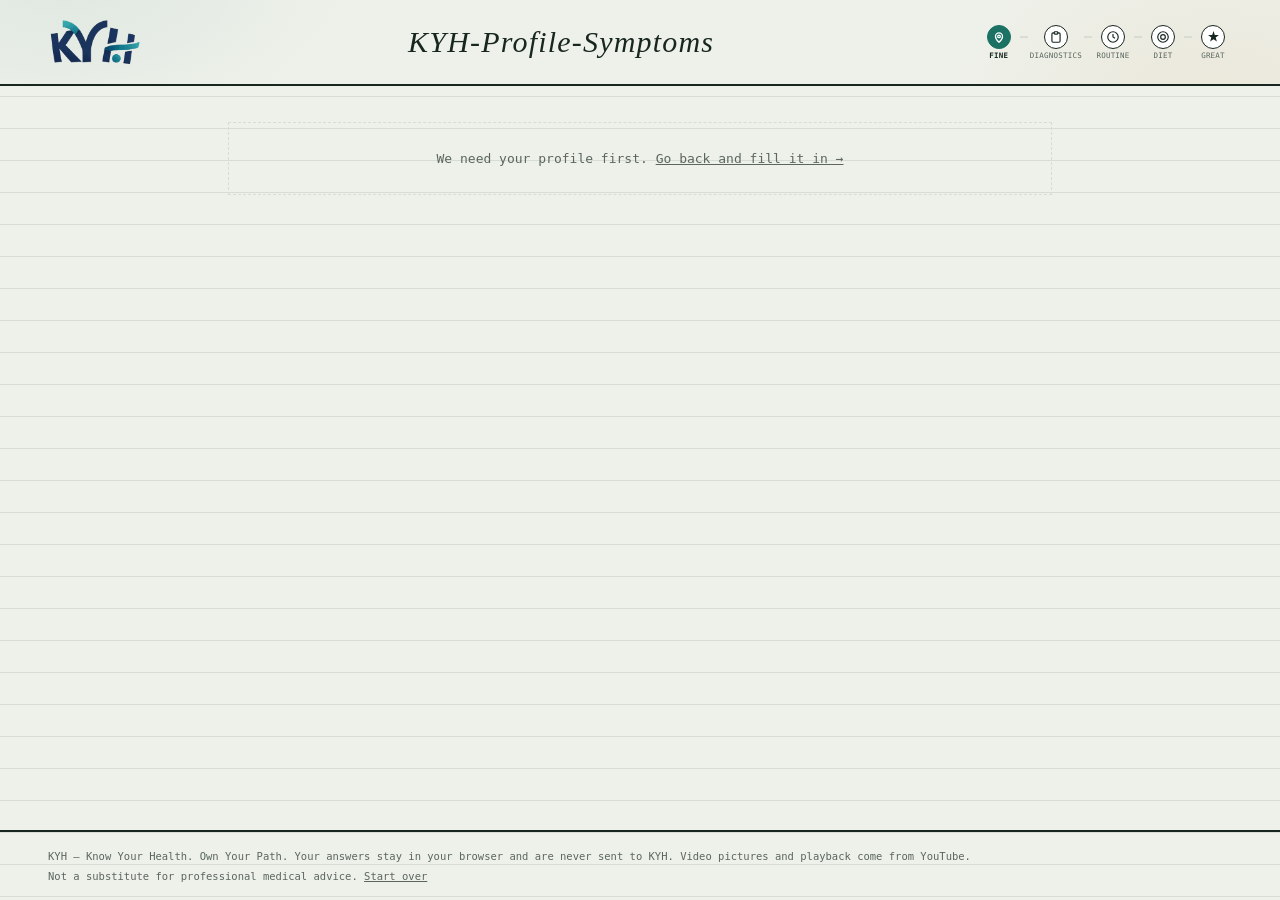
<file: symptoms.html>
<!DOCTYPE html>
<html lang="en">
<head>
<meta charset="UTF-8">
<meta name="viewport" content="width=device-width, initial-scale=1.0">
<meta name="description" content="Pick your symptoms and known conditions to match lab tests, exercises and nutrition priorities to you. Your answers stay in your browser.">
<title>Your symptoms — KYH</title>
<link rel="stylesheet" href="shared/styles.css?v=20261017-7e88c5c">
<!-- share:start -->
<meta name="robots" content="noindex, follow">
<link rel="icon" href="shared/assets/kyh_logo_final.png?v=20261017-7e88c5c">
<meta name="theme-color" content="#1f7a6d">
<meta property="og:type" content="website">
<meta property="og:locale" content="en_IN">
<meta property="og:site_name" content="KYH — Know Your Health">
<meta property="og:title" content="Your symptoms — KYH">
<meta property="og:description" content="Pick your symptoms and known conditions to match lab tests, exercises and nutrition priorities to you. Your answers stay in your browser.">
<meta property="og:url" content="https://vividnova.com/3DHealth/symptoms.html">
<meta property="og:image" content="https://vividnova.com/3DHealth/shared/assets/og-image.png?v=20261017-7e88c5c">
<meta property="og:image:width" content="1200">
<meta property="og:image:height" content="630">
<meta property="og:image:alt" content="KYH — Know Your Health">
<meta name="twitter:card" content="summary_large_image">
<!-- share:end -->
</head>
<body>

<header class="masthead" id="app-header"></header>



<main id="main-content">
  <div class="empty-state" id="loading-state">Loading your profile&hellip;</div>
</main>

<footer id="app-footer"></footer>

<script src="shared/data.diagnostics.js?v=20261017-7e88c5c"></script>
<script src="shared/data.symptoms.js?v=20261017-7e88c5c"></script> <!-- ADDED -->
<script src="shared/utils.js?v=20261017-7e88c5c"></script>
<script>
  const state = loadState();


  renderHeader('fine', 'KYH-Profile-Symptoms');
  renderFooter();

  const profile = state.profile;
  const main = document.getElementById('main-content');

  const isMale = profile && profile.sex === 'Male';

  // 1. Deep clone the global categories so we can safely filter them for males
  const CATEGORIES = JSON.parse(JSON.stringify(window.SYMPTOM_CATEGORIES));

  // 2. Build the master list dynamically
  const SYMPTOM_LIST_RAW = [...new Set([
  ...window.DIAG.flatMap(d => d.symptoms || []),
  ...CATEGORIES.flatMap(c => c.items)
  ])].filter(s => !window.RED_FLAG_SYMPTOMS.has(s)).sort();

  // 3. Filter based on sex
  const SYMPTOM_LIST = isMale
  ? SYMPTOM_LIST_RAW.filter(s => !window.FEMALE_ONLY_SYMPTOMS.has(s))
  : SYMPTOM_LIST_RAW;

  if (isMale) {
  CATEGORIES.forEach(c => {
  c.items = c.items.filter(s => !window.FEMALE_ONLY_SYMPTOMS.has(s));
  });
  }


  let selectedSymptoms = new Set(((profile && profile.symptoms) || []).filter(s => !window.RED_FLAG_SYMPTOMS.has(s)));
const vitals = state.vitals || {};
let searchQuery = '';
const CATEGORIZED_SET = new Set(CATEGORIES.flatMap(c=>c.items));
// Anything in SYMPTOM_LIST not covered by a named category above -- a
// safety net so nothing becomes invisible if the data ever drifts out of
// sync, without duplicating every symptom into a second copy of itself.
const UNCATEGORIZED = SYMPTOM_LIST.filter(s=>!CATEGORIZED_SET.has(s));

function init(){
  main.innerHTML = `
  <div class="section-head">
    <h2>Search or browse</h2>
  </div>
  <p class="lede">Add anything you're currently experiencing. This shapes your diagnostics test list, and adds a note or two on your diet and routine pages where relevant. Nothing to add? Skip it &mdash; we'll use your risk profile instead.</p>

  <div class="symptom-search-full" style="position:sticky; top:0; background:var(--paper); padding:16px 0; z-index:10; border-bottom:1px solid var(--line);">
    <input type="text" id="symptom-input" class="field" placeholder="Search all symptoms&hellip;" autocomplete="off">
  </div>

  <div id="browse-wrapper" style="margin-bottom: 36px;"></div>

  <div class="cat-title">Selected</div>
  <div class="chips-row" id="symptom-chips"></div>
  <p class="symptom-empty-hint" id="symptom-hint"></p>

  <div class="cat-title">Known vitals (optional)</div>
  <p class="lede" style="margin-bottom:14px;">If you know these offhand, they sharpen your diagnostics and show up in your next steps. No harm in leaving them as unknown.</p>
  <div class="field-row" style="max-width:520px;">
    <div class="field">
      <label class="intake-label" for="f-fasting-sugar">Fasting blood sugar (mg/dL)</label>
      <input type="number" id="f-fasting-sugar" min="40" max="400" placeholder="e.g. 92" ${vitals.fastingSugarUnknown?'disabled':''} value="${vitals.fastingSugar!==undefined && vitals.fastingSugar!==null ? vitals.fastingSugar : ''}">
      <div class="check-field" style="margin-top:8px;">
        <input type="checkbox" id="f-fasting-sugar-unknown" ${vitals.fastingSugarUnknown?'checked':''}>
        <label for="f-fasting-sugar-unknown" style="font-size:12px;">Not tested / unknown</label>
      </div>
    </div>
    <div class="field">
      <label class="intake-label" for="f-resting-hr">Resting heart rate (bpm)</label>
      <input type="number" id="f-resting-hr" min="30" max="220" placeholder="e.g. 68" ${vitals.restingHRUnknown?'disabled':''} value="${vitals.restingHR!==undefined && vitals.restingHR!==null ? vitals.restingHR : ''}">
      <div class="check-field" style="margin-top:8px;">
        <input type="checkbox" id="f-resting-hr-unknown" ${vitals.restingHRUnknown?'checked':''}>
        <label for="f-resting-hr-unknown" style="font-size:12px;">Not tested / unknown</label>
      </div>
    </div>
  </div>

  <div class="page-footer-nav">
    <a href="profile.html" class="btn secondary">&larr; Back</a>
    <span class="validation-msg" id="validation-msg" style="margin-right:14px;"></span>
    <button type="button" class="btn" id="continue-btn">Continue to Diagnostics &rarr;</button>
  </div>
  `;

  const input = document.getElementById('symptom-input');
  const browseWrapper = document.getElementById('browse-wrapper');
  const chips = document.getElementById('symptom-chips');
  const hint = document.getElementById('symptom-hint');

  function chipsGridHtml(items){
    const q = searchQuery.trim().toLowerCase();
    const filtered = q ? items.filter(s=>s.toLowerCase().includes(q)) : items;
    if (!filtered.length) return '';
    return `<div class="browse-grid">${filtered.map(s=>
      `<button type="button" class="browse-chip${selectedSymptoms.has(s)?' selected':''}" data-s="${esc(s)}">${esc(s)}</button>`
    ).join('')}</div>`;
  }

  function renderBrowseSections(){
    let html = '';
    CATEGORIES.forEach(c=>{
      const grid = chipsGridHtml(c.items);
      if (grid) html += `<div class="cat-section" style="margin-bottom:28px;"><div class="cat-title">${esc(c.name)}</div>${grid}</div>`;
    });
    if (UNCATEGORIZED.length) {
      const grid = chipsGridHtml(UNCATEGORIZED);
      if (grid) html += `<div class="cat-section" style="margin-bottom:28px;"><div class="cat-title">All Categories</div>${grid}</div>`;
    }
    browseWrapper.innerHTML = html || `<p class="symptom-empty-hint">No matches found.</p>`;
  }

  function renderChips(){
    chips.innerHTML = [...selectedSymptoms].map(s=>`<span class="chip">${esc(s)}<button type="button" class="chip-x" data-s="${esc(s)}" aria-label="Remove">&times;</button></span>`).join('');
    hint.textContent = selectedSymptoms.size ? `${selectedSymptoms.size} symptom${selectedSymptoms.size>1?'s':''} selected.` : 'No symptoms selected yet \u2014 that\u2019s fine, we\u2019ll use your risk profile instead.';
  }

  // Handle Search Input
  input.addEventListener('input', ()=>{
    searchQuery = input.value;
    renderBrowseSections();
  });

  // Handle Selecting a Symptom (delegated across all category sections)
  browseWrapper.addEventListener('click', (e)=>{
    const btn = e.target.closest('.browse-chip');
    if(!btn) return;
    const s = btn.dataset.s;
    if(selectedSymptoms.has(s)){ selectedSymptoms.delete(s); btn.classList.remove('selected'); }
    else { selectedSymptoms.add(s); btn.classList.add('selected'); }
    renderChips();
  });

  // Handle Removing a Symptom
  chips.addEventListener('click', (e)=>{
    const btn = e.target.closest('.chip-x');
    if(!btn) return;
    selectedSymptoms.delete(btn.dataset.s);
    renderChips();
    renderBrowseSections();
  });

  renderBrowseSections();
  renderChips();

  const sugarInput = document.getElementById('f-fasting-sugar');
  const sugarUnknown = document.getElementById('f-fasting-sugar-unknown');
  const hrInput = document.getElementById('f-resting-hr');
  const hrUnknown = document.getElementById('f-resting-hr-unknown');
  
  sugarUnknown.addEventListener('change', ()=>{
    sugarInput.disabled = sugarUnknown.checked;
    if(sugarUnknown.checked) sugarInput.value = '';
  });
  hrUnknown.addEventListener('change', ()=>{
    hrInput.disabled = hrUnknown.checked;
    if(hrUnknown.checked) hrInput.value = '';
  });

  document.getElementById('continue-btn').addEventListener('click', ()=>{
    const msg = document.getElementById('validation-msg');
    msg.textContent = '';

    // Explicit bounds check (defense-in-depth) -- these inputs aren't
    // inside a <form>, so the browser's native min/max validation never
    // runs on this page; a typo like an extra digit shouldn't be able to
    // sail through and trigger a false clinical alarm on Summary.
    const SUGAR_MIN = 40, SUGAR_MAX = 400;
    const HR_MIN = 30, HR_MAX = 220;

    if (!sugarUnknown.checked && sugarInput.value !== '') {
      const v = parseFloat(sugarInput.value);
      if (isNaN(v) || v < SUGAR_MIN || v > SUGAR_MAX) {
        msg.textContent = `Fasting blood sugar looks out of range — please enter a value between ${SUGAR_MIN} and ${SUGAR_MAX} mg/dL, or mark it unknown.`;
        sugarInput.focus();
        return;
      }
    }
    if (!hrUnknown.checked && hrInput.value !== '') {
      const v = parseFloat(hrInput.value);
      if (isNaN(v) || v < HR_MIN || v > HR_MAX) {
        msg.textContent = `Resting heart rate looks out of range — please enter a value between ${HR_MIN} and ${HR_MAX} bpm, or mark it unknown.`;
        hrInput.focus();
        return;
      }
    }

    const nextProfile = Object.assign({}, profile, {symptoms: [...selectedSymptoms]});
    const fastingSugar = sugarUnknown.checked ? null : (parseFloat(sugarInput.value) || null);
    const restingHR = hrUnknown.checked ? null : (parseFloat(hrInput.value) || null);
    const nextVitals = {
      fastingSugar, fastingSugarUnknown: sugarUnknown.checked,
      restingHR, restingHRUnknown: hrUnknown.checked
    };
    const next = Object.assign({}, state, {profile: nextProfile, vitals: nextVitals});
    goTo('diagnostics.html', next);
  });
}


if(!profile){
  main.innerHTML = `<div class="empty-state">We need your profile first. <a href="profile.html">Go back and fill it in &rarr;</a></div>`;
} else {
  init();
}
</script>
</body>
</html>
</file>
<file: shared/styles.css>
/* --- High-Visibility Alert Banner --- */
.alert-banner:not(:empty) {
  display: flex;
  align-items: center;
  gap: 8px;
  background-color: #fef2f2; /* Soft red background */
  color: #991b1b;            /* High-contrast dark red text */
  border: 1px solid #fca5a5; /* Distinct red border */
  padding: 12px 16px;
  border-radius: 6px;
  margin-top: 12px;
  margin-bottom: 24px;
  font-weight: 500;
  font-size: 0.95rem;
}

/* Optional: Adds a warning icon using pure CSS */
.alert-banner:not(:empty)::before {
  content: "⚠️"; 
  font-size: 1.1rem;
}

:root {
  --ink: #182620;
  --ink-soft: #3d4a44;
  --paper: #eef1ea;
  --panel: #ffffff;
  --line: #d7ddd2;
  --muted: #5a665e;
  --teal: #1b7164;
  --teal-soft: #e3f0ec;
  --amber: #c97a2b;
  --amber-text: #8f5412;
  --amber-soft: #f7e9d8;
  --rose: #a8503f;
  --rose-soft: #f3e2dd;
  --mono: ui-monospace, "SF Mono", "Cascadia Mono", "Roboto Mono", Menlo, Consolas, monospace;
  --serif: Georgia, "Iowan Old Style", "Palatino Linotype", "URW Palladio L", P052, serif;
  --sans: -apple-system, BlinkMacSystemFont, "Segoe UI", Inter, Roboto, "Helvetica Neue", Arial, sans-serif;
}

* { box-sizing: border-box; }
html, body { margin: 0; padding: 0; }

body {
  background: var(--paper);
  color: var(--ink);
  font-family: var(--sans);
  -webkit-font-smoothing: antialiased;
  background-image: linear-gradient(var(--line) 1px, transparent 1px);
  background-size: 100% 32px;
  background-attachment: local;
  min-height: 100vh;
  display: flex;
  flex-direction: column;
}

a { color: inherit; }
::selection { background: var(--teal); color: #fff; }

/* ---------- Modern 3-Section Masthead ---------- */
.masthead {
  border-bottom: 2px solid var(--ink);
  padding: 18px clamp(16px, 4vw, 48px);
  background:
    radial-gradient(ellipse 500px 300px at 5% -40%, rgba(31,122,108,0.08), transparent 60%),
    radial-gradient(ellipse 450px 320px at 95% 140%, rgba(201,122,43,0.09), transparent 60%),
    var(--paper);
}

.masthead-inner {
  display: grid;
  grid-template-columns: auto 1fr auto;
  align-items: center;
  gap: 40px;                     /* breathing room */
}

/* Logo */
.brand-logo {
  line-height: 0;
}
.brand-mark {
  height: 48px;
  width: auto;
  display: block;
}

/* 2. Caption – larger + more letter spacing */
.brand-caption {
  font-family: var(--serif);
  font-size: 30px;                 /* significantly larger */
  font-weight: 400;
  font-style: italic;
  color: var(--ink);
  letter-spacing: 0.04em;          /* more open character spacing */
  text-align: center;
  line-height: 1.25;
  justify-self: center;
}

/* 3. Progress Map – much more compact */
.map-route {
  display: flex;
  align-items: center;
  gap: 2px;
  justify-content: flex-end;
}

.map-stop {
  display: flex;
  flex-direction: column;
  align-items: center;
  gap: 2px;
  min-width: 38px;          /* significantly tighter */
}

.map-pin {
  width: 24px;              /* smaller pins */
  height: 24px;
  border-radius: 50%;
  display: flex;
  align-items: center;
  justify-content: center;
  border: 1.5px solid var(--ink);
  background: var(--panel);
}

.map-stop .label {
  font-family: var(--mono);
  font-size: 7.5px;
  letter-spacing: 0.03em;
  text-transform: uppercase;
  color: var(--muted);
}

.map-line {
  width: 8px;               /* shorter connecting lines */
  height: 1.5px;
  background: var(--line);
  margin-bottom: 10px;
  flex-shrink: 0;
}

/* States */
.map-stop.active .map-pin {
  background: var(--teal);
  border-color: var(--teal);
  color: #fff;
}
.map-stop.active .label {
  color: var(--ink);
  font-weight: 600;
}
.map-stop.done .map-pin {
  border-color: var(--teal);
  color: var(--teal);
  background: var(--teal-soft);
}
.map-stop.done .label {
  color: var(--teal);
}
.map-stop.dest.active .map-pin {
  background: var(--ink);
  border-color: var(--ink);
  color: var(--paper);
}

/* ---------- Mobile ---------- */
@media (max-width: 768px) {
  .masthead {
    padding: 14px 16px 16px;
  }

  .masthead-inner {
    grid-template-columns: 1fr;
    gap: 12px;
    justify-items: center;
  }

  .brand-logo { order: 1; }
  .brand-caption {
    order: 2;
    font-size: 20px;
  }
  .map-route {
    order: 3;
    width: 100%;
    justify-content: space-between;
  }

  .brand-mark {
    height: 42px;
  }

  .map-stop {
    min-width: 46px;
  }
  .map-pin {
    width: 28px;
    height: 28px;
  }
  .map-line {
    width: 10px;
  }
}
/* ============================================================
   Core Layout
   ============================================================ */
main {
  flex: 1;
  max-width: 920px;
  margin: 0 auto;
  padding: 36px clamp(16px, 4vw, 48px) 60px;
  width: 100%;
}

.section-head {
  display: flex;
  align-items: baseline;
  justify-content: space-between;
  gap: 16px;
  flex-wrap: wrap;
  margin-bottom: 22px;
  border-bottom: 1px solid var(--line);
  padding-bottom: 10px;
}
.section-head h2 {
  font-family: var(--serif);
  font-weight: 400;
  font-size: 26px;
  margin: 0;
}
.section-sub {
  font-family: var(--mono);
  font-size: 11.5px;
  color: var(--muted);
}

.lede {
  font-size: 15.5px;
  line-height: 1.65;
  color: var(--ink-soft);
  max-width: 640px;
}

footer {
  border-top: 2px solid var(--ink);
  padding: 18px clamp(16px, 4vw, 48px);
  font-family: var(--mono);
  font-size: 10.5px;
  color: var(--muted);
  display: flex;
  justify-content: space-between;
  flex-wrap: wrap;
  gap: 8px;
}

.empty-state {
  font-family: var(--mono);
  font-size: 13px;
  color: var(--muted);
  border: 1px dashed var(--line);
  padding: 28px;
  text-align: center;
}

/* ============================================================
   Forms
   ============================================================ */
.field { margin-bottom: 0; }

.intake-label {
  font-family: var(--mono);
  font-size: 10px;
  letter-spacing: .14em;
  text-transform: uppercase;
  color: var(--muted);
  display: block;
  margin-bottom: 6px;
}

.field select,
.field input[type=number],
.field input[type=text] {
  width: 100%;
  font-family: var(--mono);
  font-size: 14px;
  padding: 9px 8px;
  border: 1px solid var(--ink);
  background: var(--panel);
  color: var(--ink);
  border-radius: 0;
  appearance: none;
  -webkit-appearance: none;
}

.field select {
  background-image: linear-gradient(45deg, transparent 50%, var(--ink) 50%),
                    linear-gradient(135deg, var(--ink) 50%, transparent 50%);
  background-position: calc(100% - 16px) 15px, calc(100% - 11px) 15px;
  background-size: 5px 5px, 5px 5px;
  background-repeat: no-repeat;
}

.field select:focus,
.field input:focus {
  outline: 2px solid var(--teal);
  outline-offset: 1px;
}

.field-row {
  display: grid;
  grid-template-columns: repeat(auto-fill, minmax(140px, 1fr));
  gap: 16px 18px;
  align-items: end;
}

.unit-pair {
  display: grid;
  grid-template-columns: 1fr 1fr;
  gap: 8px;
}

.unit-toggle {
  display: inline-flex;
  border: 1px solid var(--ink);
  font-family: var(--mono);
  font-size: 11px;
  text-transform: uppercase;
  letter-spacing: .06em;
  overflow: hidden;
}
.unit-toggle button {
  background: var(--panel);
  border: none;
  padding: 7px 12px;
  cursor: pointer;
  color: var(--muted);
}
.unit-toggle button.active {
  background: var(--ink);
  color: var(--paper);
}
.unit-toggle.small { font-size: 9.5px; }
.unit-toggle.small button { padding: 4px 9px; }

.check-field {
  display: flex;
  align-items: center;
  gap: 8px;
}
.check-field input {
  width: 16px;
  height: 16px;
  accent-color: var(--teal);
  flex-shrink: 0;
}
.check-field label {
  font-size: 12.5px;
  color: var(--ink-soft);
  line-height: 1.3;
}

.btn {
  font-family: var(--mono);
  font-size: 12px;
  letter-spacing: .1em;
  text-transform: uppercase;
  background: var(--ink);
  color: var(--paper);
  border: 1px solid var(--ink);
  padding: 12px 22px;
  cursor: pointer;
  transition: background .15s ease, color .15s ease;
  text-decoration: none;
  display: inline-block;
}
.btn:hover {
  background: var(--teal);
  border-color: var(--teal);
}
.btn.secondary {
  background: transparent;
  color: var(--ink);
}
.btn.secondary:hover {
  background: var(--ink);
  color: var(--paper);
}
.btn:disabled {
  opacity: .4;
  cursor: not-allowed;
}

.page-footer-nav {
  margin-top: 34px;
  display: flex;
  justify-content: space-between;
  align-items: center;
  gap: 12px;
  flex-wrap: wrap;
  border-top: 1px solid var(--line);
  padding-top: 22px;
}

.validation-msg {
  font-family: var(--mono);
  font-size: 11.5px;
  color: var(--rose);
  min-height: 1em;
}

/* ============================================================
   Stats / Badges / Gauges
   ============================================================ */
.stat-strip {
  display: grid;
  grid-template-columns: repeat(auto-fit, minmax(140px, 1fr));
  gap: 1px;
  background: var(--line);
  border: 1px solid var(--ink);
  margin-bottom: 26px;
}
.stat-card {
  background: var(--panel);
  padding: 16px 14px;
}
.stat-card .k {
  font-family: var(--mono);
  font-size: 10px;
  letter-spacing: .1em;
  text-transform: uppercase;
  color: var(--muted);
}
.stat-card .v {
  font-family: var(--mono);
  font-size: 22px;
  font-weight: 600;
  margin-top: 4px;
}
.stat-card .u {
  font-family: var(--mono);
  font-size: 11px;
  color: var(--muted);
}
.stat-card.hero {
  background: var(--ink);
  color: var(--paper);
}
.stat-card.hero .k { color: #9fb0a8; }
.stat-card.hero .v { font-size: 30px; color: #fff; }
.stat-card.hero .u { color: #b9c6bf; }
.stat-card.flag .v { color: var(--rose); }
.stat-card.good .v { color: var(--teal); }

.badge-row {
  display: flex;
  gap: 16px;
  margin: 6px 0 26px;
  flex-wrap: wrap;
}
.badge {
  display: flex;
  align-items: center;
  gap: 13px;
  background: var(--panel);
  border: 1px solid var(--line);
  border-radius: 100px;
  padding: 8px 20px 8px 8px;
}
.badge-ring {
  width: 48px;
  height: 48px;
  border-radius: 50%;
  border: 3.5px solid var(--teal);
  flex-shrink: 0;
  display: flex;
  align-items: center;
  justify-content: center;
  font-family: var(--mono);
  font-weight: 700;
  font-size: 14px;
  color: var(--teal);
}
.badge-ring.amber { border-color: var(--amber); color: var(--amber-text); }
.badge-ring.rose { border-color: var(--rose); color: var(--rose); }
.badge-text {
  font-family: var(--mono);
  font-size: 11px;
  color: var(--ink-soft);
  line-height: 1.35;
}
.badge-text b {
  display: block;
  font-size: 9.5px;
  text-transform: uppercase;
  letter-spacing: .07em;
  color: var(--muted);
  font-weight: 400;
  margin-bottom: 2px;
}

.gauge-block { margin-bottom: 16px; }
.gauge-label {
  display: flex;
  justify-content: space-between;
  align-items: baseline;
  gap: 8px;
  font-family: var(--mono);
  font-size: 11.5px;
  color: var(--ink-soft);
  margin-bottom: 6px;
}
.gauge-label .range-val {
  color: var(--teal);
  font-weight: 600;
  white-space: nowrap;
}
.gauge-track {
  position: relative;
  height: 16px;
  background: repeating-linear-gradient(90deg, var(--line), var(--line) 1px, transparent 1px, transparent calc(100%/10));
  border: 1px solid var(--ink);
}
.gauge-band {
  position: absolute;
  top: 0; bottom: 0;
  background: var(--teal-soft);
  border-left: 2px solid var(--teal);
  border-right: 2px solid var(--teal);
}
.gauge-marker {
  position: absolute;
  top: -6px;
  width: 0; height: 0;
  border-left: 6px solid transparent;
  border-right: 6px solid transparent;
  border-top: 9px solid var(--amber);
  transform: translateX(-50%);
}
.gauge-marker.bad { border-top-color: var(--rose); }
.gauge-scale {
  display: flex;
  justify-content: space-between;
  font-family: var(--mono);
  font-size: 9.5px;
  color: var(--muted);
  margin-top: 3px;
}

/* ============================================================
   Cards, Tags, Notes
   ============================================================ */
.cat-title {
  font-family: var(--mono);
  font-size: 11px;
  letter-spacing: .14em;
  text-transform: uppercase;
  color: var(--teal);
  display: flex;
  align-items: center;
  gap: 10px;
  margin: 26px 0 12px;
}
.cat-title:first-child { margin-top: 0; }
.cat-title::after {
  content: "";
  flex: 1;
  height: 1px;
  background: var(--line);
}

.test-card {
  border: 1px solid var(--line);
  border-left: 3px solid var(--teal);
  background: var(--panel);
  padding: 14px 16px;
  margin-bottom: 10px;
  transition: border-left-color .2s, background .2s;
}

/* Soft-gate: visual nudge for unanswered cards */
@keyframes card-nudge-pulse {
  0%   { background: var(--panel); border-left-color: var(--teal); }
  15%  { background: var(--amber-soft); border-left-color: var(--amber); }
  70%  { background: var(--amber-soft); border-left-color: var(--amber); }
  100% { background: var(--panel); border-left-color: var(--teal); }
}
.card-needs-answer {
  animation: card-nudge-pulse 2.2s ease forwards;
  outline: 2px solid var(--amber);
  outline-offset: -2px;
}
.test-card .head {
  display: flex;
  justify-content: space-between;
  gap: 12px;
  align-items: baseline;
  flex-wrap: wrap;
}
.test-card .name { font-weight: 600; font-size: 14.5px; }
.test-card .test-desc { font-size: 12.5px; color: var(--ink-soft); margin-top: 3px; }
.test-card .symptom { font-size: 12.5px; color: var(--muted); margin-top: 2px; }
.test-card .symptom b { color: var(--ink-soft); font-weight: 600; }
.test-card .answers {
  display: flex;
  gap: 14px;
  margin-top: 12px;
  flex-wrap: wrap;
  align-items: center;
}

.tag {
  font-family: var(--mono);
  font-size: 9.5px;
  letter-spacing: .06em;
  text-transform: uppercase;
  padding: 3px 7px;
  border: 1px solid var(--line);
  color: var(--muted);
}
.tag.due { border-color: var(--rose); color: var(--rose); }
.tag.ok { border-color: var(--teal); color: var(--teal); }

.note-block {
  margin-top: 22px;
  border-left: 3px solid var(--amber);
  background: var(--amber-soft);
  padding: 14px 16px;
  font-size: 13.5px;
  color: #5a3d1c;
}
.note-block .k {
  font-family: var(--mono);
  font-size: 10px;
  text-transform: uppercase;
  letter-spacing: .1em;
  color: var(--amber-text);
  display: block;
  margin-bottom: 4px;
}
.note-block.teal {
  border-left-color: var(--teal);
  background: var(--teal-soft);
  color: #123f37;
}
.note-block.teal .k { color: var(--teal); }

.radio-pair {
  display: flex;
  gap: 4px;
  font-family: var(--mono);
  font-size: 11px;
}
.radio-pair label {
  border: 1px solid var(--line);
  padding: 6px 11px;
  cursor: pointer;
  color: var(--muted);
  text-transform: uppercase;
  letter-spacing: .04em;
}
.radio-pair input { display: none; }
.radio-pair input:checked + label {
  background: var(--ink);
  color: var(--paper);
  border-color: var(--ink);
}

/* ============================================================
   Symptoms
   ============================================================ */
.symptom-search-full {
  width: 100%;
  margin-bottom: 24px;
}
.symptom-search-full input {
  width: 100%;
  padding: 14px 16px;
  font-size: 15px;
}

.symptom-split-layout {
  display: grid;
  gap: 24px;
  align-items: start;
  grid-template-columns: 1fr;
}

.cat-sidebar {
  display: flex;
  flex-direction: row;
  flex-wrap: wrap;
  gap: 6px;
}

.cat-side-btn {
  font-family: var(--mono);
  font-size: 10.5px;
  letter-spacing: .04em;
  text-transform: uppercase;
  padding: 10px 14px;
  border: 1px solid var(--line);
  background: var(--panel);
  color: var(--ink-soft);
  cursor: pointer;
  text-align: left;
  transition: all 0.15s ease;
}
.cat-side-btn:hover { border-color: var(--teal); }
.cat-side-btn.active {
  background: var(--ink);
  color: var(--paper);
  border-color: var(--ink);
  font-weight: 600;
}

.browse-grid {
  display: flex;
  flex-wrap: wrap;
  gap: 8px;
  margin-bottom: 30px;
  min-height: 40px;
}

.browse-chip {
  font-family: var(--mono);
  font-size: 11.5px;
  padding: 8px 13px;
  border: 1px solid var(--line);
  background: var(--panel);
  color: var(--ink);
  cursor: pointer;
  transition: border-color .15s ease;
  text-align: left;
}
.browse-chip:hover { border-color: var(--teal); }
.browse-chip.selected {
  background: var(--teal-soft);
  border-color: var(--teal);
  color: #123f37;
}
.browse-chip.selected::before {
  content: "✓ ";
  color: var(--teal);
}

.chips-row {
  display: flex;
  flex-wrap: wrap;
  gap: 8px;
  margin-top: 12px;
}
.chip {
  display: inline-flex;
  align-items: center;
  gap: 6px;
  background: var(--ink);
  color: var(--paper);
  font-family: var(--mono);
  font-size: 11.5px;
  padding: 6px 6px 6px 12px;
  border: 1px solid var(--ink);
}
.chip .chip-x {
  background: transparent;
  border: none;
  color: var(--paper);
  cursor: pointer;
  font-size: 15px;
  line-height: 1;
  padding: 2px 6px;
  opacity: .75;
}
.chip .chip-x:hover { opacity: 1; }

.symptom-empty-hint {
  font-family: var(--mono);
  font-size: 11px;
  color: var(--muted);
  margin-top: 8px;
}

@media (min-width: 720px) {
  .symptom-split-layout {
    grid-template-columns: 240px 1fr;
  }
  .cat-sidebar {
    flex-direction: column;
    flex-wrap: nowrap;
    position: sticky;
    top: 16px;
  }
}

/* ============================================================
   Routine Ledger
   ============================================================ */
.ledger-container {
  border: 1px solid var(--ink);
  margin-bottom: 24px;
}

.ledger-top-bar {
  position: sticky;
  top: 0;
  background: var(--ink);
  color: var(--paper);
  padding: 16px 20px;
  display: flex;
  justify-content: space-between;
  align-items: center;
  z-index: 10;
}
.ledger-top-bar h3 {
  font-family: var(--serif);
  font-weight: 400;
  font-size: 18px;
  margin: 0;
}
.hour-counter {
  font-family: var(--mono);
  font-size: 16px;
  font-weight: 600;
  letter-spacing: .05em;
}

.ledger-group-head {
  background: var(--paper);
  padding: 8px 16px;
  font-family: var(--mono);
  font-size: 11px;
  text-transform: uppercase;
  letter-spacing: .1em;
  color: var(--teal);
  border-bottom: 1px solid var(--line);
}

.ledger-row {
  display: grid;
  grid-template-columns: 2fr 1fr 1fr 70px;
  gap: 16px;
  padding: 12px 16px;
  border-bottom: 1px solid var(--line);
  background: var(--panel);
  align-items: center;
}
.ledger-row:last-child { border-bottom: none; }
.ledger-row.total-row { background: var(--teal-soft); }

.ledger-label {
  font-size: 14.5px;
  font-weight: 600;
}
.ledger-sub {
  display: block;
  font-size: 11.5px;
  color: var(--muted);
  font-weight: 400;
  margin-top: 2px;
}

.hour-input {
  width: 100%;
  padding: 10px;
  font-family: var(--mono);
  font-size: 14px;
  border: 1px solid var(--line);
  background: var(--panel);
  color: var(--ink);
  text-align: right;
  border-radius: 0;
}
.hour-input:focus {
  outline: 2px solid var(--teal);
  outline-offset: -1px;
}
.hour-input[readonly] {
  background: transparent;
  border-color: transparent;
  font-weight: 600;
}

.stock-ticker {
  font-family: var(--mono);
  font-size: 13px;
  font-weight: 600;
  text-align: right;
  white-space: nowrap;
}

.routine-section-title {
  font-family: var(--serif);
  font-size: 20px;
  margin: 36px 0 16px;
  padding-bottom: 8px;
  border-bottom: 2px solid var(--ink);
}

.habit-grid {
  display: grid;
  grid-template-columns: repeat(auto-fill, minmax(240px, 1fr));
  gap: 16px;
  margin-bottom: 24px;
}
.habit-card {
  background: var(--panel);
  border: 1px solid var(--line);
  padding: 16px;
  display: flex;
  flex-direction: column;
  justify-content: space-between;
}
.habit-card .k {
  font-size: 14px;
  font-weight: 600;
  margin-bottom: 4px;
}
.habit-card .sub {
  font-size: 11.5px;
  color: var(--muted);
  margin-bottom: 12px;
  line-height: 1.4;
}
.habit-card-header {
  display: flex;
  justify-content: space-between;
  align-items: flex-start;
  gap: 12px;
}
.habit-input-wrap {
  display: flex;
  align-items: center;
  gap: 10px;
}
.habit-input-wrap input[type="number"] {
  width: 95px;
  padding: 8px;
  font-family: var(--mono);
  font-size: 13.5px;
  border: 1px solid var(--ink);
  text-align: center;
}
.habit-input-wrap .unit {
  font-family: var(--mono);
  font-size: 11px;
  color: var(--muted);
  white-space: nowrap;
}
.habit-toggle {
  display: flex;
  align-items: center;
  gap: 8px;
  cursor: pointer;
}
.habit-toggle input {
  width: 18px;
  height: 18px;
  accent-color: var(--teal);
}

.weekly-thumb {
  font-size: 18px;
  opacity: 0;
  transition: opacity 0.2s ease, transform 0.2s ease;
  transform: scale(0.8);
}
.weekly-thumb.active {
  opacity: 1;
  transform: scale(1);
}

@media (max-width: 600px) {
  .ledger-row {
    grid-template-columns: 1fr 1fr 60px;
    grid-template-areas:
      "label label label"
      "actual ideal diff";
    gap: 8px 16px;
  }
  .ledger-label { grid-area: label; margin-bottom: 4px; }
  .col-actual { grid-area: actual; }
  .col-ideal { grid-area: ideal; }
  .col-diff { grid-area: diff; align-self: end; padding-bottom: 10px; }

  .col-actual::before,
  .col-ideal::before {
    display: block;
    font-family: var(--mono);
    font-size: 9px;
    color: var(--muted);
    margin-bottom: 4px;
  }
  .col-actual::before { content: "ACTUAL (h)"; }
  .col-ideal::before { content: "IDEAL (h)"; }
}

/* ============================================================
   Diet / Food Quality Matrix
   ============================================================ */
.fq-matrix-wrapper {
  width: 100%;
  border: 1px solid var(--line);
  background: var(--panel);
  border-radius: 4px;
  overflow: hidden;
  margin-bottom: 36px;
}

.fq-matrix {
  width: 100%;
  border-collapse: collapse;
  table-layout: fixed;
  font-size: 13px;
}

.fq-matrix th,
.fq-matrix td {
  border: 1px solid var(--line);
  padding: 12px 8px;
  text-align: center;
  vertical-align: middle;
}

.fq-matrix thead th {
  font-family: var(--mono);
  font-size: 11px;
  font-weight: 600;
  background: var(--paper);
  color: var(--ink-soft);
  line-height: 1.3;
}

.fq-matrix thead th:first-child {
  width: 110px;
  text-align: left;
  padding-left: 14px;
  background: var(--panel);
}

.fq-matrix tbody th {
  font-family: var(--mono);
  font-size: 12px;
  text-align: left;
  padding-left: 14px;
  background: var(--panel);
  white-space: nowrap;
}

.fq-matrix input[type="radio"] {
  appearance: none;
  -webkit-appearance: none;
  width: 16px;
  height: 16px;
  border: 1.5px solid var(--muted);
  border-radius: 50%;
  cursor: pointer;
  position: relative;
  background: var(--panel);
  display: inline-block;
}
.fq-matrix input[type="radio"]:checked {
  border-color: var(--teal);
  background: var(--teal);
}
.fq-matrix input[type="radio"]:checked::after {
  content: "";
  position: absolute;
  top: 3px;
  left: 3px;
  width: 7px;
  height: 7px;
  border-radius: 50%;
  background: white;
}
.fq-matrix td:has(input:checked) {
  background: var(--teal-soft);
}

/* ============================================================
   Videos / Next Steps
   ============================================================ */
.video-source-title {
  font-family: var(--mono);
  font-size: 11px;
  letter-spacing: .1em;
  text-transform: uppercase;
  color: var(--ink-soft);
  margin: 20px 0 12px;
  display: flex;
  align-items: center;
  gap: 10px;
}
.video-source-title::after {
  content: "";
  flex: 1;
  height: 1px;
  background: var(--line);
}

.video-grid {
  display: grid;
  grid-template-columns: repeat(auto-fill, minmax(200px, 1fr));
  gap: 14px;
  margin-bottom: 8px;
}

.video-card {
  border: 1px solid var(--line);
  background: var(--panel);
  text-decoration: none;
  color: inherit;
  display: block;
  transition: border-color .15s ease;
}
.video-card:hover { border-color: var(--teal); }
.video-card:hover .video-title { color: var(--teal); }

.video-thumb-wrap {
  position: relative;
  aspect-ratio: 16/9;
  overflow: hidden;
  background: var(--ink);
}
.video-thumb-wrap img {
  width: 100%;
  height: 100%;
  object-fit: cover;
  display: block;
}
.video-duration {
  position: absolute;
  bottom: 6px;
  right: 6px;
  background: rgba(20,25,22,.82);
  color: #fff;
  font-family: var(--mono);
  font-size: 9.5px;
  padding: 2px 5px;
}
.video-title {
  font-size: 12.5px;
  font-weight: 600;
  padding: 10px 12px 6px;
  line-height: 1.35;
}
.video-tags {
  display: flex;
  flex-wrap: wrap;
  gap: 5px;
  padding: 0 12px 12px;
}

/* ============================================================
   Home / Hero
   ============================================================ */
.hero-section h1 {
  font-family: var(--serif);
  font-weight: 400;
  font-size: clamp(38px, 6vw, 64px);
  line-height: 1.05;
  margin: 0 0 20px;
  letter-spacing: -0.01em;
}
.hero-section h1 em {
  font-style: italic;
  color: var(--teal);
}
.hero-lede {
  font-size: 17px;
  line-height: 1.7;
  color: var(--ink-soft);
  max-width: 620px;
  margin-bottom: 36px;
}

.start-cta {
  text-align: center;
  padding: 20px 0 10px;
}
.start-cta .btn {
  font-size: 14px;
  padding: 18px 40px;
}
.start-cta p {
  font-family: var(--mono);
  font-size: 11px;
  color: var(--muted);
  margin-top: 14px;
}

/* ============================================================
   Print
   ============================================================ */
.print-only { display: none; }
@media print {
  body > *:not(.print-only) { display: none !important; }
  .print-only { display: block !important; padding: 24px; }
  body { background: #fff; }
}
/* ===== Home Hero – tighter & more refined ===== */
.hero-section {
  padding: 48px clamp(16px, 4vw, 48px) 40px;
  text-align: center;
}

.hero-question {
  text-align: center;
  margin: 0 0 12px;
}

.hero-question h1 {
  font-family: var(--serif);
  font-weight: 400;
  font-size: clamp(42px, 7vw, 62px);
  line-height: 1.05;
  margin: 0 0 8px;
  letter-spacing: -0.025em;
}

.hero-question .sub {
  font-family: var(--serif);
  font-style: italic;
  font-size: clamp(18px, 2.8vw, 22px);
  color: var(--ink-soft);
  margin: 0;
}

.hero-summary {
  text-align: center;
  max-width: 540px;
  margin: 0 auto 40px;
  font-size: 16.5px;
  line-height: 1.6;
  color: var(--ink-soft);
}

/* ===== Start Button – more premium ===== */
.start-wrap {
  text-align: center;
  margin-top: 8px;
}

.start-wrap .btn {
  font-size: 14px;
  padding: 16px 52px;
  letter-spacing: 0.12em;
}

.start-wrap p {
  font-family: var(--mono);
  font-size: 12px;
  color: var(--muted);
  margin-top: 14px;
}

.outcome-grid {
  display: grid;
  grid-template-columns: repeat(4, 1fr);
  gap: 16px;
  margin-bottom: 48px;
}

.outcome-card {
  background: var(--panel);
  border: 1px solid var(--ink);
  padding: 22px 20px 24px;
  display: flex;
  flex-direction: column;
  transition: border-color 0.2s ease, transform 0.2s ease;
  /* Remove the fixed min-height from here */
}

.outcome-card:hover {
  border-color: var(--teal);
  transform: translateY(-2px);
}

.outcome-card .verb {
  font-family: var(--mono);
  font-size: 11px;
  letter-spacing: 0.12em;
  text-transform: uppercase;
  color: var(--teal);
  margin-bottom: 12px;
  display: flex;
  align-items: center;
  gap: 7px;
}

.outcome-card h3 {
  font-family: var(--serif);
  font-weight: 400;
  font-size: 18px;
  margin: 0 0 10px;
  line-height: 1.3;
}

.outcome-card p {
  font-size: 13.5px;
  line-height: 1.55;
  color: var(--ink-soft);
  margin: 0;
  flex-grow: 1;
}

/* Responsive */
@media (max-width: 900px) {
  .outcome-grid {
    grid-template-columns: repeat(2, 1fr);
  }
}
@media (max-width: 520px) {
  .outcome-grid {
    grid-template-columns: 1fr;
  }
}
/* ============================================================
   Diagnostics – improve Recency / Result Status / Notes only
   ============================================================ */

.recency-select,
.result-row select {
  font-family: var(--mono) !important;
  font-size: 13px !important;
  background-color: var(--paper) !important;
  border: 1px solid var(--line) !important;
  color: var(--ink) !important;
  padding: 8px 28px 8px 10px !important;
  min-width: 180px;
}

.result-note-input {
  font-family: var(--mono) !important;
  font-size: 13px !important;
  background-color: var(--paper) !important;
  border: 1px solid var(--line) !important;
  color: var(--ink) !important;
  padding: 8px 10px !important;
}

/* ---- Food Quality: mobile stack ---- */
.fq-mobile-only { display: none; }
.fq-desktop-only { display: block; }

.fq-mobile-list {
  border: 1px solid var(--line);
  background: var(--panel);
  border-radius: 4px;
  overflow: hidden;
}

.fq-mobile-row {
  display: flex;
  flex-direction: column;
  gap: 8px;
  padding: 14px 16px;
  border-bottom: 1px solid var(--line);
}
.fq-mobile-row:last-child { border-bottom: none; }

.fq-mobile-label {
  font-family: var(--mono);
  font-size: 12.5px;
  font-weight: 600;
  color: var(--ink);
  line-height: 1.35;
}

.fq-mobile-select {
  width: 100%;
  font-family: var(--mono);
  font-size: 14px;
  padding: 10px 12px;
  border: 1px solid var(--ink);
  background: var(--panel);
  color: var(--ink);
  border-radius: 0;
  appearance: none;
  -webkit-appearance: none;
  background-image:
    linear-gradient(45deg, transparent 50%, var(--ink) 50%),
    linear-gradient(135deg, var(--ink) 50%, transparent 50%);
  background-position: calc(100% - 16px) 16px, calc(100% - 11px) 16px;
  background-size: 5px 5px, 5px 5px;
  background-repeat: no-repeat;
}
.fq-mobile-select:focus {
  outline: 2px solid var(--teal);
  outline-offset: 1px;
}

@media (max-width: 720px) {
  .fq-desktop-only { display: none !important; }
  .fq-mobile-only  { display: block !important; }
}


/* Tooltip Container */
.info-tooltip-wrap {
    position: relative;
    display: inline-flex;
    align-items: center;
    color: var(--muted);
    cursor: help;
    margin-left: 6px;
    vertical-align: middle;
}
.info-tooltip-wrap:hover,
.info-tooltip-wrap:focus {
    color: var(--teal);
    outline: none;
}
  
/* Tooltip Content Box */
.info-tooltip-content {
    visibility: hidden;
    opacity: 0;
    position: absolute;
    bottom: 130%; /* Position above the icon */
    left: 50%;
    transform: translateX(-50%);
    width: max-content;
    max-width: 240px;
    background: var(--ink);
    color: var(--paper);
    padding: 10px 14px;
    border-radius: 4px;
    font-family: var(--sans);
    font-size: 12.5px;
    line-height: 1.45;
    font-weight: 400;
    z-index: 100;
    transition: opacity 0.2s ease, visibility 0.2s ease;
    box-shadow: 0 4px 12px rgba(0,0,0,0.15);
    white-space: normal;
    text-transform: none;
    letter-spacing: normal;
}
  
/* Tooltip Arrow */
.info-tooltip-content::after {
    content: '';
    position: absolute;
    top: 100%;
    left: 50%;
    margin-left: -6px;
    border-width: 6px;
    border-style: solid;
    border-color: var(--ink) transparent transparent transparent;
}
  
/* Show on Hover (Desktop) or Focus/Tap (Mobile) */
.info-tooltip-wrap:hover .info-tooltip-content,
.info-tooltip-wrap:focus .info-tooltip-content {
    visibility: visible;
    opacity: 1;
}

/* --- Inline Video Demo Accordion --- */
.demo-toggle-btn {
  display: inline-flex;
  align-items: center;
  gap: 6px;
  font-family: var(--mono);
  font-size: 10px;
  letter-spacing: .06em;
  text-transform: uppercase;
  color: var(--teal);
  background: var(--teal-soft);
  border: 1px solid var(--teal);
  padding: 4px 10px;
  border-radius: 100px;
  cursor: pointer;
  transition: all 0.2s ease;
  white-space: nowrap;
}
.demo-toggle-btn:hover {
  background: var(--teal);
  color: var(--paper);
}
.demo-video-container {
  margin-top: 18px;
  margin-bottom: 12px;
  animation: fadeIn 0.3s ease;
}
.demo-video-wrapper {
  width: 100%;
  max-width: 380px; /* Limits the player to a compact size */
  aspect-ratio: 16 / 9; /* Modern, clean way to lock the ratio */
  overflow: hidden; 
  border-radius: 4px; 
  border: 1px solid var(--line);
  background: var(--ink);
}

.demo-video-wrapper iframe {
  width: 100%; 
  height: 100%;
  border: none;
}
@keyframes fadeIn {
  from { opacity: 0; transform: translateY(-4px); }
  to { opacity: 1; transform: translateY(0); }
}

/* Touch targets: on phones/tablets give small controls a thumb-sized hit area (desktop unchanged) */
@media (pointer: coarse), (max-width: 640px) {
  .unit-toggle button { min-height: 40px; min-width: 44px; }
  .demo-toggle-btn { min-height: 40px; padding: 8px 14px; }
  .conf-hr, .conf-min { min-height: 40px; }
}

/* ---- Learning-resource videos: play in place via youtube-nocookie (same approach as the Exercises page).
   Nothing is requested from YouTube's player until the person presses play. ---- */
.video-play {
  position: absolute; inset: 0; width: 100%; height: 100%;
  padding: 0; margin: 0; border: 0; background: transparent; cursor: pointer; display: block;
}
.video-play:focus-visible { outline: 3px solid var(--teal); outline-offset: -3px; }
.video-playicon {
  position: absolute; left: 50%; top: 50%; transform: translate(-50%, -50%);
  width: 44px; height: 44px; border-radius: 50%;
  background: rgba(20,25,22,.72); color: #fff; font-size: 18px; line-height: 44px; text-align: center; padding-left: 3px; box-sizing: border-box;
  transition: background .15s ease;
}
.video-play:hover .video-playicon { background: var(--teal); }
.video-thumb-wrap iframe { position: absolute; inset: 0; width: 100%; height: 100%; border: 0; display: block; }
.video-ext { display: inline-block; font-size: 11.5px; color: var(--teal); padding: 0 12px 12px; text-decoration: none; }
.video-ext:hover { text-decoration: underline; }

/* ---------- Routine questions (reuses chips, test-card and radio-pair) ---------- */
.rt-q { display:flex; gap:10px 14px; align-items:center; flex-wrap:wrap; margin-top:12px; }
.rt-q .radio-pair { flex-wrap:wrap; }
.rt-q .radio-pair input { display:block; position:absolute; opacity:0; width:1px; height:1px; }
.rt-q .radio-pair label { padding:10px 12px; min-height:40px; display:inline-flex; align-items:center; }
.rt-q .radio-pair input:focus-visible + label { outline:2px solid var(--teal); outline-offset:1px; }
.browse-chip { min-height:40px; }
.rt-hint { font-size:13px; color:var(--muted); line-height:1.55; margin:6px 0 4px; }
.rt-tally-row { position:sticky; bottom:14px; z-index:5; text-align:right; margin:4px 0 10px; pointer-events:none; }
.rt-table { width:100%; border-collapse:collapse; margin-top:12px; font-size:13px; }
.rt-table th, .rt-table td { text-align:left; padding:6px 8px; border-bottom:1px solid var(--line); }
.rt-table th:nth-child(n+2), .rt-table td:nth-child(n+2) { text-align:right; font-family:var(--mono); }
.rt-table th { font-family:var(--mono); font-size:11px; letter-spacing:.06em; text-transform:uppercase; color:var(--muted); font-weight:400; }
.rt-table .tot td { font-weight:700; border-bottom:0; }
#rt-tally { display:inline-block; border:2px solid var(--teal); border-radius:40px; padding:7px 16px; font-family:var(--mono);
  font-size:12.5px; font-weight:700; color:var(--teal); background:var(--paper); }
#rt-tally.over { color:var(--rose); border-color:var(--rose); }
#rt-secs .browse-grid { margin-bottom: 14px; }
#rt-secs .cat-title { margin-top: 26px; }

/* Visually hidden, still read by screen readers and search engines */
.sr-only{position:absolute;width:1px;height:1px;padding:0;margin:-1px;overflow:hidden;clip:rect(0,0,0,0);white-space:nowrap;border:0}

/* Touch targets (all screens): small controls get at least a 32 px hit area without changing how they look */
.unit-toggle button { min-height: 32px; min-width: 32px; }
.check-field { display: flex; align-items: center; min-height: 32px; }
.check-field label { display: inline-flex; align-items: center; min-height: 32px; cursor: pointer; }
#kyh-start-over, .empty-state a { display: inline-block; padding: 10px 4px; margin: -10px -4px; }
</file>
